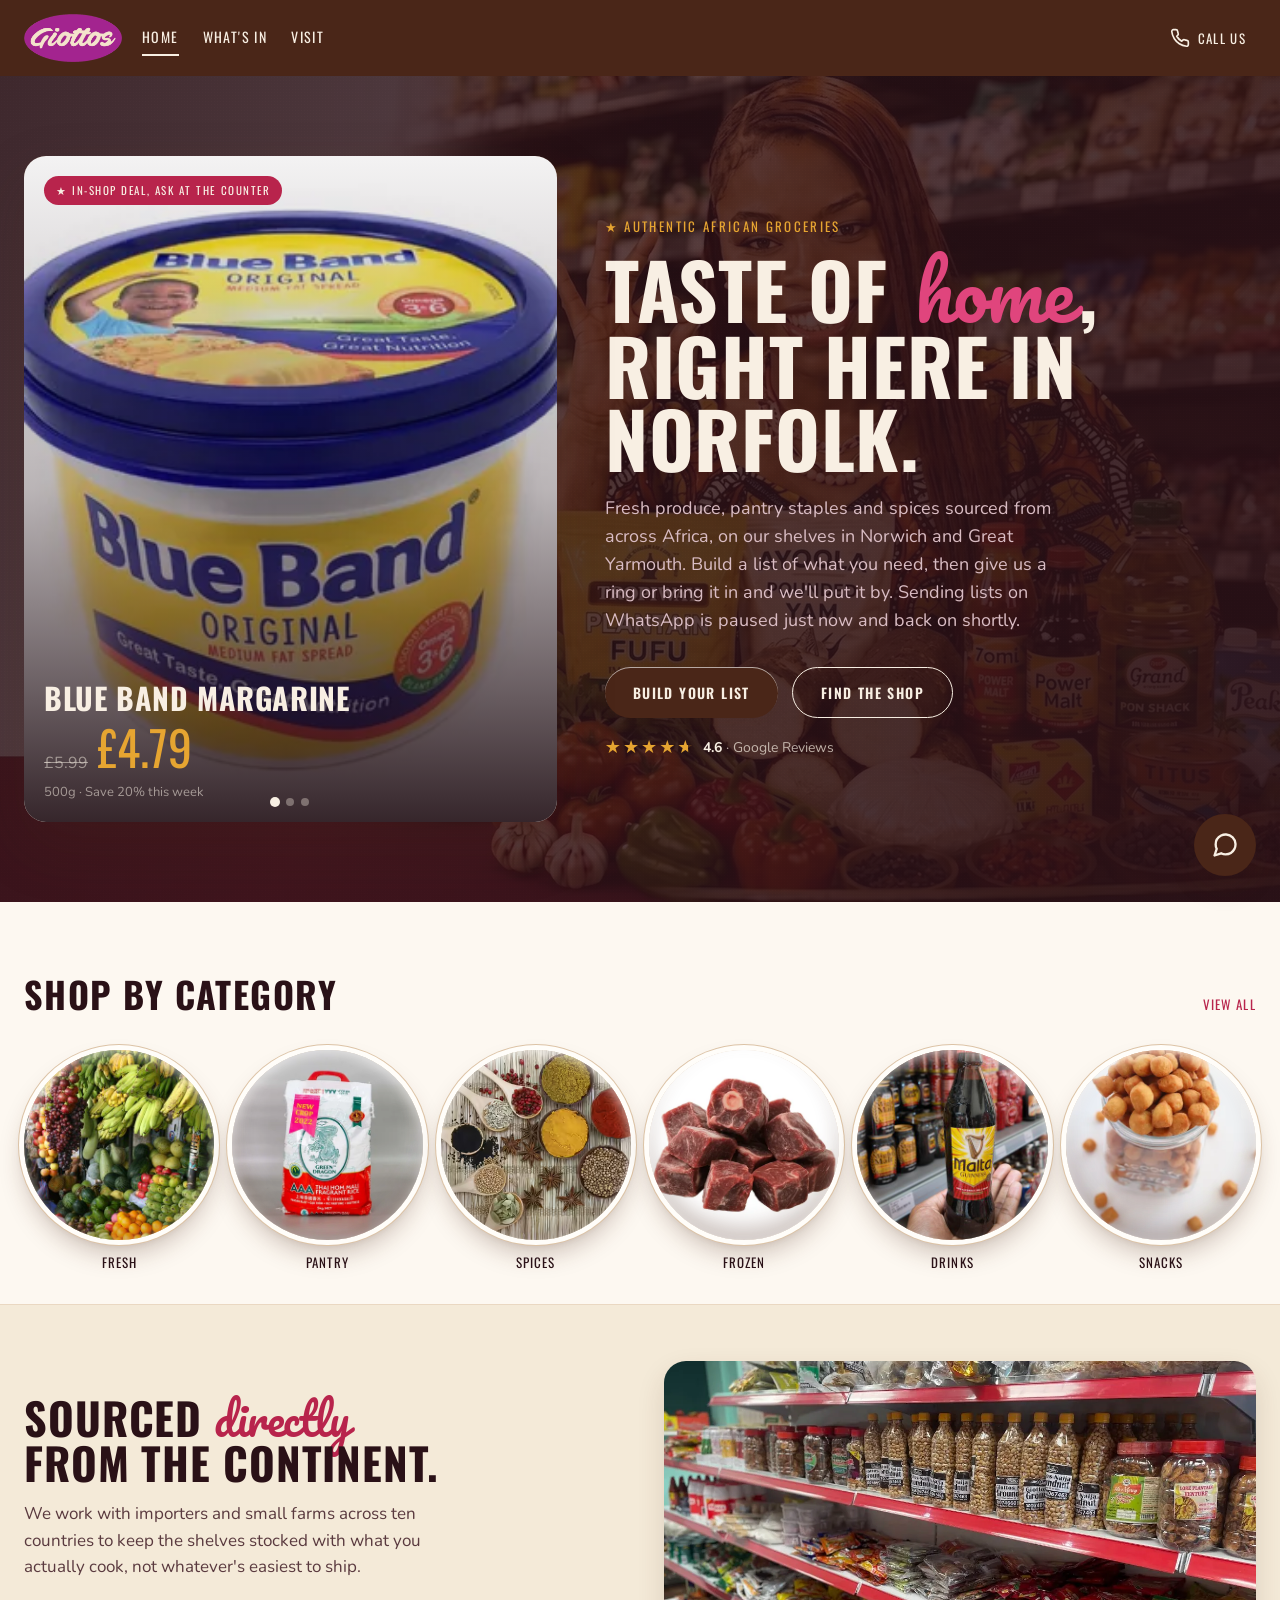
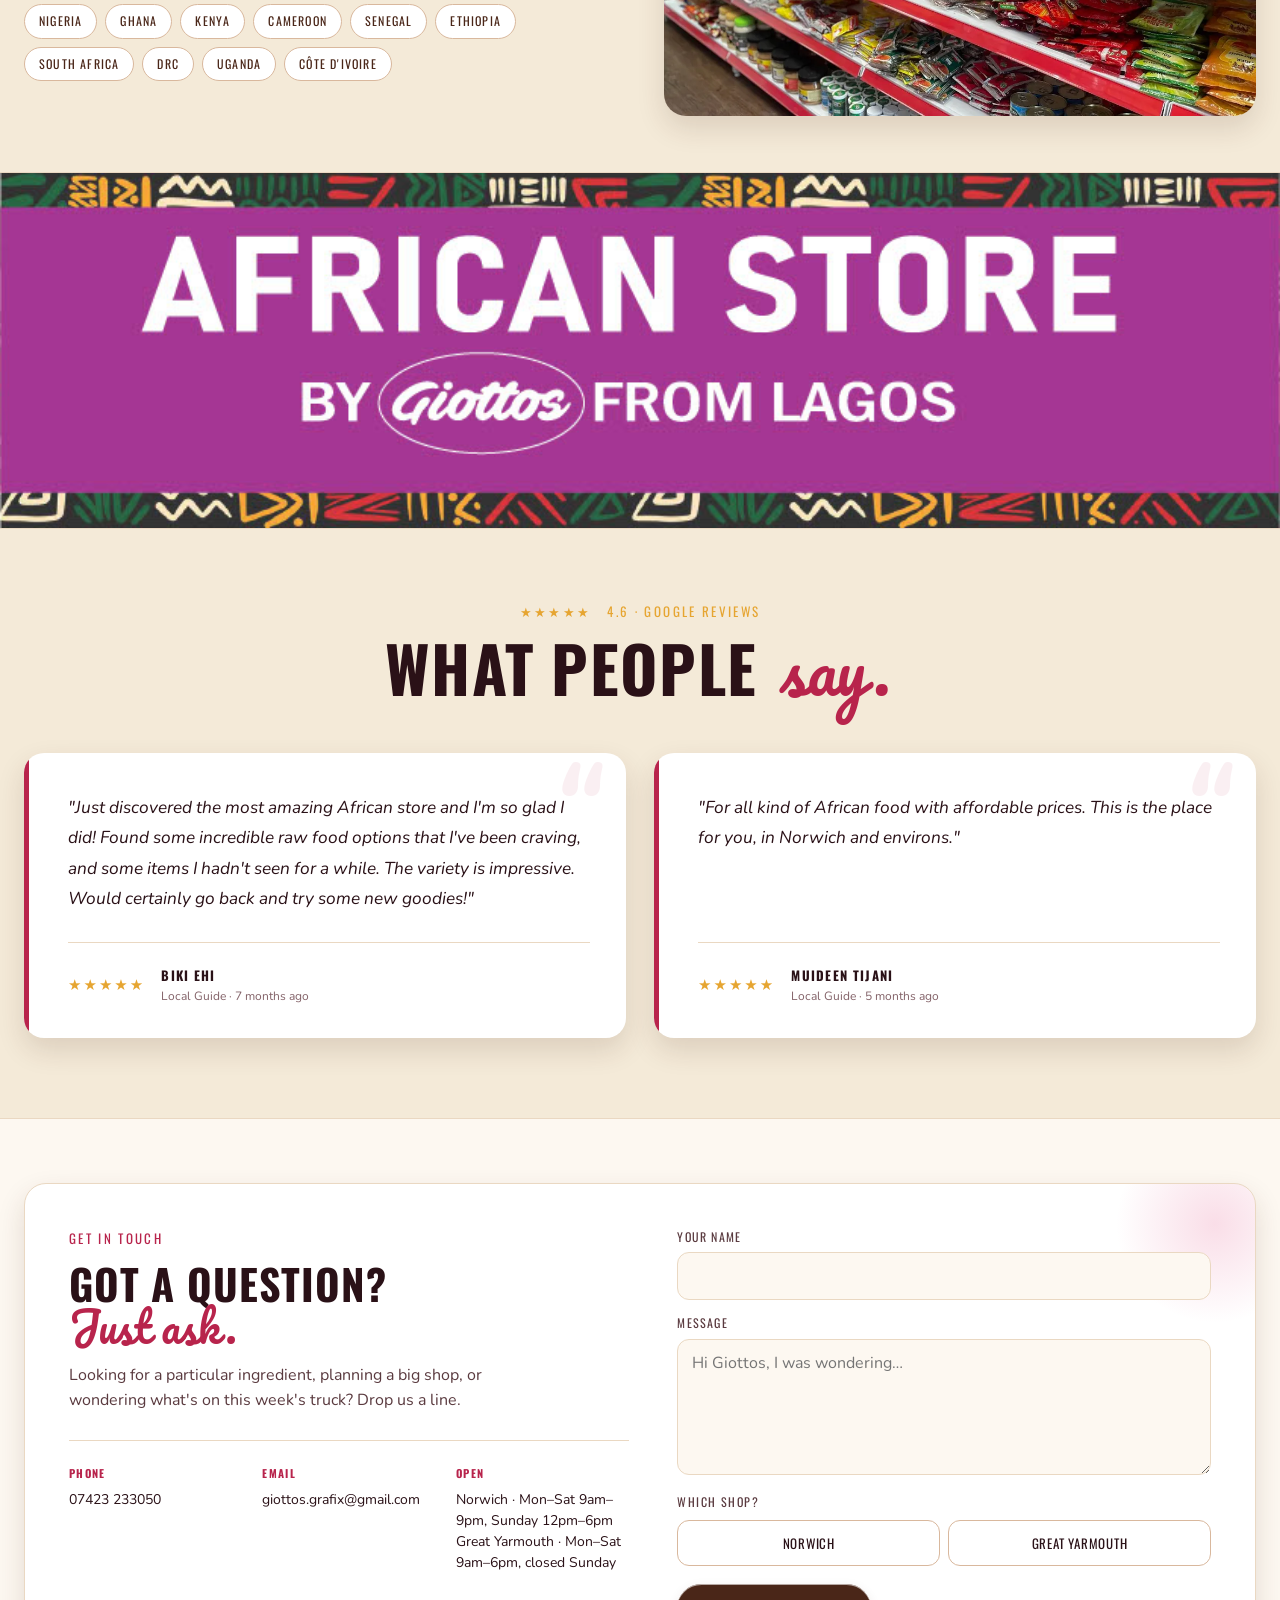
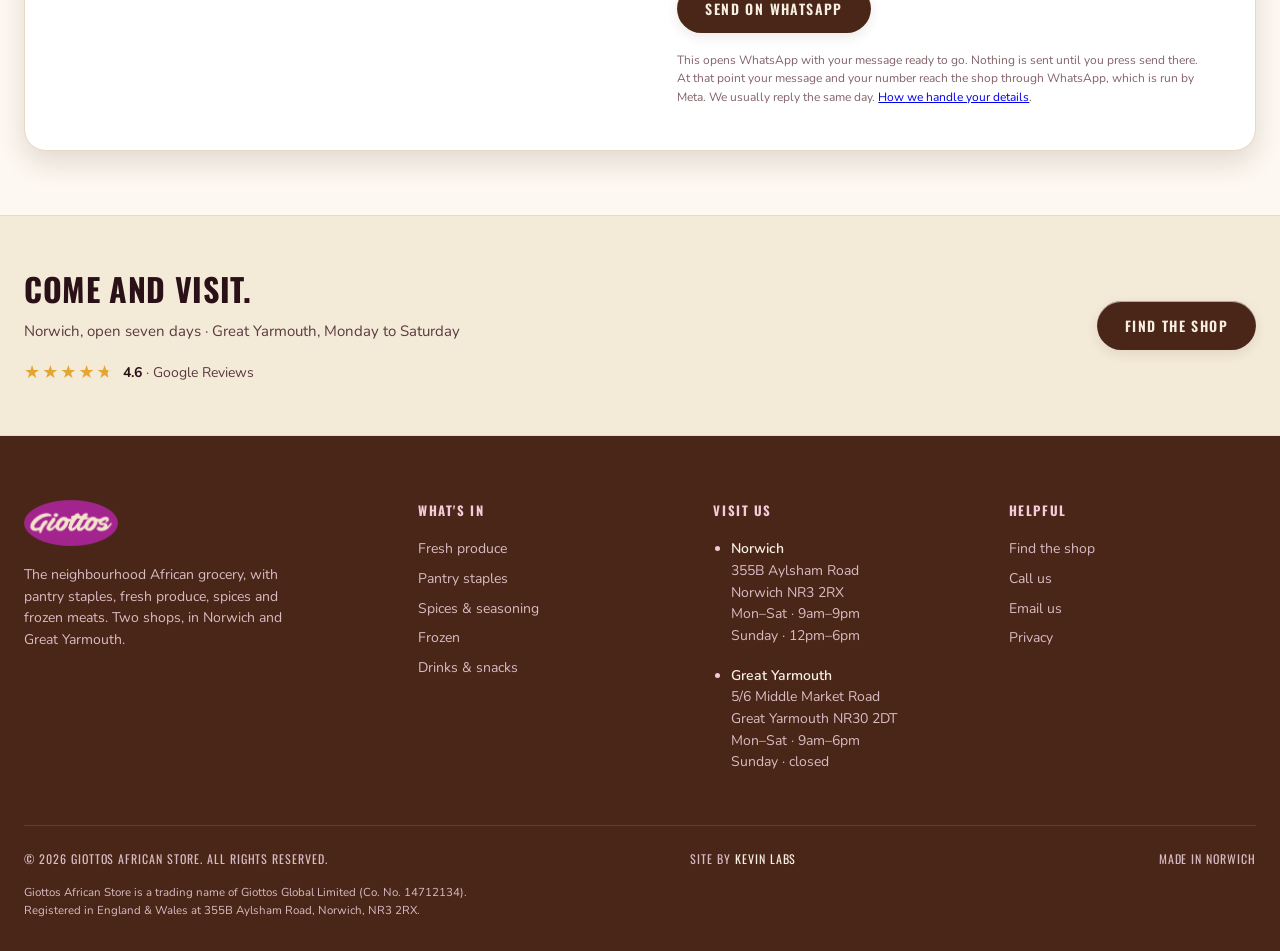
<file: index.html>
<!doctype html>
<html lang="en-GB">
  <head>
    <meta charset="utf-8" />
    <meta name="viewport" content="width=device-width, initial-scale=1" />
    <title>Giottos African Store | Groceries, Spices &amp; Fresh Produce</title>
    <meta
      name="description"
      content="The neighbourhood African grocery. Pantry staples, fresh produce, spices and frozen meats from across the continent. Shops in Norwich and Great Yarmouth."
    />
    <meta name="theme-color" content="#4a2618" />
    <link rel="icon" href="assets/favicon-giottos.png" />
    <link
      rel="canonical"
      href="https://giottosafricanstore.com/"
    />

    <!-- Sharing card. Absolute URLs are required: scrapers do not resolve
         relative paths, and WhatsApp is how a shop link mostly gets passed on. -->
    <meta property="og:type" content="website" />
    <meta property="og:site_name" content="Giottos African Store" />
    <meta property="og:locale" content="en_GB" />
    <meta
      property="og:url"
      content="https://giottosafricanstore.com/"
    />
    <meta property="og:title" content="Giottos African Store" />
    <meta
      property="og:description"
      content="The neighbourhood African grocery. Pantry staples, fresh produce, spices and frozen meats from across the continent. Shops in Norwich and Great Yarmouth."
    />
    <meta
      property="og:image"
      content="https://giottosafricanstore.com/assets/og-hero.jpg"
    />
    <meta property="og:image:width" content="1200" />
    <meta property="og:image:height" content="630" />
    <meta
      property="og:image:alt"
      content="African groceries on the counter at Giottos African Store"
    />
    <meta name="twitter:card" content="summary_large_image" />

    <!-- Local business data for search results. The telephone is deliberately
         absent here and added by app.js at runtime, so the number still never
         appears in the served HTML. No aggregateRating: the 4.6 belongs to
         Google's own reviews, and marking up ratings you did not collect is
         against their structured data guidelines. -->
    <script type="application/ld+json" id="ldBusiness">
      {
        "@context": "https://schema.org",
        "@graph": [
          {
            "@type": "GroceryStore",
            "@id": "https://giottosafricanstore.com/#norwich",
            "name": "Giottos African Store, Norwich",
            "legalName": "Giottos Global Limited",
            "alternateName": ["Giottos", "Giottos Norwich"],
            "description": "African grocery in Norwich selling pantry staples, fresh produce, spices, drinks and snacks sourced from across the continent.",
            "url": "https://giottosafricanstore.com/",
            "image": "https://giottosafricanstore.com/assets/og-hero.jpg",
            "logo": "https://giottosafricanstore.com/assets/logo-giottos.png",
            "address": {
              "@type": "PostalAddress",
              "streetAddress": "355B Aylsham Road",
              "addressLocality": "Norwich",
              "addressRegion": "Norfolk",
              "postalCode": "NR3 2RX",
              "addressCountry": "GB"
            },
            "openingHoursSpecification": [
              {
                "@type": "OpeningHoursSpecification",
                "dayOfWeek": [
                  "Monday",
                  "Tuesday",
                  "Wednesday",
                  "Thursday",
                  "Friday",
                  "Saturday"
                ],
                "opens": "09:00",
                "closes": "21:00"
              },
              {
                "@type": "OpeningHoursSpecification",
                "dayOfWeek": "Sunday",
                "opens": "12:00",
                "closes": "18:00"
              }
            ],
            "priceRange": "££",
            "currenciesAccepted": "GBP",
            "areaServed": "Norwich"
          },
          {
            "@type": "GroceryStore",
            "@id": "https://giottosafricanstore.com/#great-yarmouth",
            "name": "Giottos African Store, Great Yarmouth",
            "legalName": "Giottos Global Limited",
            "alternateName": ["Giottos", "Giottos Great Yarmouth"],
            "description": "African grocery in Great Yarmouth selling pantry staples, fresh produce, spices, drinks and snacks sourced from across the continent.",
            "url": "https://giottosafricanstore.com/visit.html",
            "image": "https://giottosafricanstore.com/assets/og-hero.jpg",
            "logo": "https://giottosafricanstore.com/assets/logo-giottos.png",
            "address": {
              "@type": "PostalAddress",
              "streetAddress": "5/6 Middle Market Road",
              "addressLocality": "Great Yarmouth",
              "addressRegion": "Norfolk",
              "postalCode": "NR30 2DT",
              "addressCountry": "GB"
            },
            "openingHoursSpecification": [
              {
                "@type": "OpeningHoursSpecification",
                "dayOfWeek": [
                  "Monday",
                  "Tuesday",
                  "Wednesday",
                  "Thursday",
                  "Friday",
                  "Saturday"
                ],
                "opens": "09:00",
                "closes": "18:00"
              },
              {
                "@type": "OpeningHoursSpecification",
                "dayOfWeek": "Sunday",
                "opens": "00:00",
                "closes": "00:00"
              }
            ],
            "priceRange": "££",
            "currenciesAccepted": "GBP",
            "areaServed": "Great Yarmouth"
          }
        ]
      }
    </script>

    <!-- Fonts. Requested here rather than @import-ed from styles.css: an
         @import cannot even begin until the stylesheet has been fetched and
         parsed, which holds the text back through two round trips instead of
         one. -->
    <link rel="preconnect" href="https://fonts.googleapis.com" />
    <link rel="preconnect" href="https://fonts.gstatic.com" crossorigin />
    <link
      href="https://fonts.googleapis.com/css2?family=Kaushan+Script&amp;family=Pacifico&amp;family=Oswald:wght@500;600;700&amp;family=Nunito:wght@400;500;600;700;800&amp;family=DM+Mono:wght@400;500&amp;display=swap"
      rel="stylesheet"
    />
    <link rel="stylesheet" href="styles.css?v=21" />
  </head>
  <body>
    <!-- ============ Header ============ -->
    <header class="gh-header">
      <div class="gh-headerInner">
        <a
          href="index.html"
          class="gh-logoPill"
          aria-label="Giottos African Store, home"
        >
          <img
            src="assets/logo-giottos.png"
            alt="Giottos African Store"
            class="gh-logoImg"
            width="762"
            height="373"
          />
        </a>
        <nav class="gh-nav" aria-label="Primary">
          <a href="index.html" class="gh-navLink is-active">Home</a>
          <a href="shop.html" class="gh-navLink">What's in</a>
          <a href="visit.html" class="gh-navLink">Visit</a>
        </nav>
        <a
          class="gh-iconBtn"
          data-tel
          title="Call us"
          aria-label="Call us"
        >
          <svg
            width="20"
            height="20"
            viewBox="0 0 24 24"
            fill="none"
            stroke="currentColor"
            stroke-width="2"
            stroke-linecap="round"
            stroke-linejoin="round"
            aria-hidden="true"
          >
            <path
              d="M22 16.92v3a2 2 0 0 1-2.18 2 19.79 19.79 0 0 1-8.63-3.07 19.5 19.5 0 0 1-6-6 19.79 19.79 0 0 1-3.07-8.67A2 2 0 0 1 4.11 2h3a2 2 0 0 1 2 1.72 12.84 12.84 0 0 0 .7 2.81 2 2 0 0 1-.45 2.11L8.09 9.91a16 16 0 0 0 6 6l1.27-1.27a2 2 0 0 1 2.11-.45 12.84 12.84 0 0 0 2.81.7A2 2 0 0 1 22 16.92z"
            />
          </svg>
          <span>Call us</span>
        </a>
        <button
          class="gh-burger"
          id="burger"
          type="button"
          aria-label="Open menu"
          aria-expanded="false"
          aria-controls="mobileMenu"
        >
          <svg
            class="gh-burgerOpen"
            viewBox="0 0 24 24"
            fill="none"
            stroke="currentColor"
            stroke-width="2"
            stroke-linecap="round"
            aria-hidden="true"
          >
            <line x1="3" y1="6" x2="21" y2="6" />
            <line x1="3" y1="12" x2="21" y2="12" />
            <line x1="3" y1="18" x2="21" y2="18" />
          </svg>
          <svg
            class="gh-burgerClose"
            viewBox="0 0 24 24"
            fill="none"
            stroke="currentColor"
            stroke-width="2"
            stroke-linecap="round"
            aria-hidden="true"
          >
            <line x1="18" y1="6" x2="6" y2="18" />
            <line x1="6" y1="6" x2="18" y2="18" />
          </svg>
        </button>
      </div>
    </header>

    <!-- ============ Mobile menu ============ -->
    <div class="gh-mobileMenu" id="mobileMenu">
      <div class="gh-mobileMenuInner">
        <a href="index.html" class="gh-mobileMenuLink is-active">Home</a>
        <a href="shop.html" class="gh-mobileMenuLink">What's in</a>
        <a href="visit.html" class="gh-mobileMenuLink">Visit</a>
        <a class="gh-mobileMenuCall" data-tel aria-label="Call us">
          <svg
            viewBox="0 0 24 24"
            fill="none"
            stroke="currentColor"
            stroke-width="2"
            stroke-linecap="round"
            stroke-linejoin="round"
            aria-hidden="true"
          >
            <path
              d="M22 16.92v3a2 2 0 0 1-2.18 2 19.79 19.79 0 0 1-8.63-3.07 19.5 19.5 0 0 1-6-6 19.79 19.79 0 0 1-3.07-8.67A2 2 0 0 1 4.11 2h3a2 2 0 0 1 2 1.72 12.84 12.84 0 0 0 .7 2.81 2 2 0 0 1-.45 2.11L8.09 9.91a16 16 0 0 0 6 6l1.27-1.27a2 2 0 0 1 2.11-.45 12.84 12.84 0 0 0 2.81.7A2 2 0 0 1 22 16.92z"
            />
          </svg>
          <span>Call us</span>
        </a>
      </div>
    </div>

    <!-- ============ Hero ============ -->
    <section class="gh-hero">
      <div class="gh-heroBg"></div>
      <div class="gh-heroInner">
        <div class="gh-heroText">
          <div class="gh-heroKicker">★ Authentic African groceries</div>
          <h1 class="gh-heroTitle">
            Taste of <em>home</em>, <br />right here in Norfolk.
          </h1>
          <p class="gh-heroSub">
            Fresh produce, pantry staples and spices sourced from across Africa,
            on our shelves in Norwich and Great Yarmouth. Build a list of what
            you need, then give us a ring or bring it in and we'll put it by.
            Sending lists on WhatsApp is paused just now and back on shortly.
          </p>
          <div class="gh-heroCtas">
            <a class="gh-btn gh-btnPrimary" href="shop.html"
              >Build your list</a
            >
            <a class="gh-btn gh-btnSecondary" href="visit.html"
              >Find the shop</a
            >
          </div>
          <div
            class="gh-stars"
            aria-label="Rated 4.6 out of 5 on Google Reviews"
          >
            <span class="gh-starsIcons" aria-hidden="true">★★★★★</span>
            <span class="gh-starsLabel"
              ><strong>4.6</strong> · Google Reviews</span
            >
          </div>
        </div>
        <div
          class="gh-dealSlider"
          id="dealSlider"
          aria-label="In-shop deals"
        >
          <div
            class="gh-dealDots"
            id="dealDots"
            aria-label="Deals navigation"
          ></div>
        </div>
      </div>
    </section>

    <!-- ============ Category strip ============ -->
    <section class="gh-catSection">
      <div class="gh-sectionHead">
        <h2 class="gh-sectionTitle">Shop by category</h2>
        <a href="shop.html" class="gh-sectionLink">View all</a>
      </div>
      <div class="gh-catGrid" id="catGrid"></div>
    </section>

    <!-- ============ Origin banner ============ -->
    <section class="gh-origin">
      <div class="gh-originInner">
        <div>
          <h2 class="gh-originTitle">
            Sourced <em>directly</em><br />from the continent.
          </h2>
          <p class="gh-originSub">
            We work with importers and small farms across ten countries to keep
            the shelves stocked with what you actually cook, not whatever's
            easiest to ship.
          </p>
          <div class="gh-countryList" id="countryList"></div>
        </div>
        <div
          class="gh-originImage"
          role="img"
          aria-label="Inside Giottos African Store, shelves of pantry staples and snacks"
        ></div>
      </div>
    </section>

    <!-- ============ Shopfront banner (option A: full-bleed band) ============ -->
    <section class="gh-bannerBand">
      <div class="gh-bannerBandInner">
        <img
          src="assets/banner-african-store.png"
          alt="African Store by Giottos, from Lagos"
          class="gh-bannerImg"
          width="845"
          height="234"
          loading="lazy"
        />
      </div>
    </section>

    <!-- ============ Reviews ============ -->
    <section class="gh-reviews">
      <div class="gh-reviewsInner">
        <div class="gh-reviewsHeader">
          <div class="gh-reviewsKicker">
            <span aria-hidden="true">★★★★★</span> &nbsp; 4.6 · Google Reviews
          </div>
          <h2 class="gh-reviewsTitle">What people <em>say.</em></h2>
        </div>
        <div class="gh-reviewsGrid">
          <article class="gh-reviewCard">
            <blockquote class="gh-reviewBody">
              "Just discovered the most amazing African store and I'm so glad I
              did! Found some incredible raw food options that I've been
              craving, and some items I hadn't seen for a while. The variety is
              impressive. Would certainly go back and try some new goodies!"
            </blockquote>
            <footer class="gh-reviewMeta">
              <div class="gh-reviewStars" aria-label="5 stars">★★★★★</div>
              <div>
                <strong>Biki Ehi</strong>
                <span>Local Guide · 7 months ago</span>
              </div>
            </footer>
          </article>

          <article class="gh-reviewCard">
            <blockquote class="gh-reviewBody">
              "For all kind of African food with affordable prices. This is the
              place for you, in Norwich and environs."
            </blockquote>
            <footer class="gh-reviewMeta">
              <div class="gh-reviewStars" aria-label="5 stars">★★★★★</div>
              <div>
                <strong>Muideen Tijani</strong>
                <span>Local Guide · 5 months ago</span>
              </div>
            </footer>
          </article>
        </div>
      </div>
    </section>

    <!-- ============ Contact card ============ -->
    <section class="gh-contact" id="contact">
      <div class="gh-contactInner">
        <div class="gh-contactCard">
          <div class="gh-contactLeft">
            <div class="gh-contactKicker">Get in touch</div>
            <h2 class="gh-contactTitle">
              Got a question?<br /><em>Just ask.</em>
            </h2>
            <p class="gh-contactSub">
              Looking for a particular ingredient, planning a big shop, or
              wondering what's on this week's truck? Drop us a line.
            </p>
            <div class="gh-contactMeta">
              <div>
                <h4>Phone</h4>
                <p><a data-tel data-phone>the shop number</a></p>
              </div>
              <div>
                <h4>Email</h4>
                <p>
                  <a data-mail data-email>our email address</a>
                </p>
              </div>
              <div>
                <h4>Open</h4>
                <p>
                  Norwich · Mon–Sat 9am–9pm, Sunday 12pm–6pm<br />Great Yarmouth ·
                  Mon–Sat 9am–6pm, closed Sunday
                </p>
              </div>
            </div>
          </div>
          <form class="gh-contactForm" id="contactForm" novalidate>
            <label class="gh-fieldLabel">
              <span>Your name</span>
              <input
                type="text"
                name="name"
                id="cfName"
                required
                maxlength="80"
                autocomplete="name"
              />
            </label>
            <label class="gh-fieldLabel">
              <span>Message</span>
              <textarea
                name="message"
                id="cfMessage"
                rows="5"
                required
                maxlength="1200"
                placeholder="Hi Giottos, I was wondering…"
              ></textarea>
            </label>
            <div id="cfStore"></div>
            <button type="submit" class="gh-btn gh-btnPrimary">
              Send on WhatsApp
            </button>
            <p class="gh-formNote">
              This opens WhatsApp with your message ready to go. Nothing is
              sent until you press send there. At that point your message and
              your number reach the shop through WhatsApp, which is run by Meta.
              We usually reply the same day.
              <a href="privacy.html">How we handle your details</a>.
            </p>
            <p class="gh-formNote" id="cfFallback" hidden></p>
          </form>
        </div>
      </div>
    </section>

    <!-- ============ Visit teaser ============ -->
    <section class="gh-visitTeaser">
      <div class="gh-visitTeaserInner">
        <div>
          <h2 class="gh-visitTeaserTitle">Come and visit.</h2>
          <p class="gh-visitTeaserSub">
            Norwich, open seven days · Great Yarmouth, Monday to Saturday
          </p>
          <div
            class="gh-stars"
            aria-label="Rated 4.6 out of 5 on Google Reviews"
          >
            <span class="gh-starsIcons" aria-hidden="true">★★★★★</span>
            <span class="gh-starsLabel"
              ><strong>4.6</strong> · Google Reviews</span
            >
          </div>
        </div>
        <a href="visit.html" class="gh-btn gh-btnPrimary">Find the shop</a>
      </div>
    </section>

    <!-- ============ Footer ============ -->
    <footer class="gh-footer">
      <div class="gh-footerInner">
        <div class="gh-footerCols">
          <div class="gh-footerCol">
            <div class="gh-footerWordmark">
              <img
                src="assets/logo-giottos.png"
                alt="Giottos African Store"
                class="gh-footerLogoImg"
                width="762"
                height="373"
              />
            </div>
            <p class="gh-footerBlurb">
              The neighbourhood African grocery, with pantry staples, fresh
              produce, spices and frozen meats. Two shops, in Norwich and Great
              Yarmouth.
            </p>
          </div>
          <div class="gh-footerCol">
            <h4>What's in</h4>
            <a href="shop.html?cat=Fresh">Fresh produce</a>
            <a href="shop.html?cat=Pantry">Pantry staples</a>
            <a href="shop.html?cat=Spices">Spices &amp; seasoning</a>
            <a href="shop.html?cat=Frozen">Frozen</a>
            <a href="shop.html?cat=Drinks">Drinks &amp; snacks</a>
          </div>
          <div class="gh-footerCol">
            <h4>Visit us</h4>
            <ul class="gh-footerShops">
              <li>
                <strong>Norwich</strong><br />355B Aylsham Road<br />Norwich NR3
                2RX<br />Mon–Sat · 9am–9pm<br />Sunday · 12pm–6pm
              </li>
              <li>
                <strong>Great Yarmouth</strong><br />5/6 Middle Market
                Road<br />Great Yarmouth NR30 2DT<br />Mon–Sat · 9am–6pm<br />Sunday
                · closed
              </li>
            </ul>
          </div>
          <div class="gh-footerCol">
            <h4>Helpful</h4>
            <a href="visit.html">Find the shop</a>
            <a data-tel>Call us</a>
            <a data-mail>Email us</a>
            <a href="privacy.html">Privacy</a>
          </div>
        </div>
        <div class="gh-footerBase">
          <span>© <span id="year"></span> Giottos African Store. All rights reserved.</span>
          <span class="gh-credit"
            >Site by
            <a href="https://kevwebdesign.com" target="_blank" rel="noopener"
              >Kevin Labs</a
            ></span
          >
          <span>Made in Norwich</span>
        </div>
        <p class="gh-footerLegal">
          Giottos African Store is a trading name of Giottos Global Limited (Co.
          No. 14712134). Registered in England &amp; Wales at 355B Aylsham Road,
          Norwich, NR3 2RX.
        </p>
      </div>
    </footer>

    <!-- ============ Floating contact button ============ -->
    <div class="gh-fab" id="fab">
      <div class="gh-fabActions">
        <a
          class="gh-fabAction gh-fabAction--wa"
          data-wa
          target="_blank"
          rel="noopener"
          aria-label="Message us on WhatsApp"
        >
          <span class="gh-fabLabel">WhatsApp</span>
          <span class="gh-fabIcon"
            ><svg viewBox="0 0 24 24" fill="currentColor" aria-hidden="true">
              <path
                d="M17.47 14.38c-.3-.15-1.76-.87-2.03-.97-.27-.1-.47-.15-.67.15-.2.3-.77.97-.94 1.16-.17.2-.35.22-.64.08-.3-.15-1.26-.47-2.39-1.48-.88-.79-1.48-1.76-1.65-2.06-.17-.3-.02-.46.13-.6.13-.14.3-.35.45-.52.15-.18.2-.3.3-.5.1-.2.05-.37-.02-.52-.08-.15-.67-1.61-.92-2.21-.24-.58-.49-.5-.67-.51l-.57-.01c-.2 0-.52.07-.79.37-.27.3-1.04 1.02-1.04 2.48 0 1.46 1.07 2.88 1.21 3.07.15.2 2.1 3.2 5.08 4.49.71.3 1.26.49 1.69.62.71.23 1.36.2 1.87.12.57-.09 1.76-.72 2.01-1.41.25-.7.25-1.29.17-1.41-.07-.12-.27-.2-.57-.35M12.05 21.78h-.01a9.87 9.87 0 0 1-5.03-1.38l-.36-.21-3.74.98 1-3.65-.24-.37a9.86 9.86 0 0 1-1.51-5.26c0-5.45 4.44-9.88 9.89-9.88 2.64 0 5.12 1.03 6.99 2.9a9.83 9.83 0 0 1 2.89 6.99c0 5.45-4.43 9.88-9.88 9.88m8.41-18.3A11.81 11.81 0 0 0 12.05.18C5.5.18.16 5.51.16 12.07c0 2.1.55 4.14 1.59 5.95L.06 24l6.3-1.65a11.88 11.88 0 0 0 5.69 1.45h.01c6.55 0 11.89-5.34 11.89-11.89 0-3.18-1.24-6.17-3.49-8.42"
              /></svg
          ></span>
        </a>
        <a
          class="gh-fabAction gh-fabAction--call"
          data-tel
          aria-label="Call us"
        >
          <span class="gh-fabLabel">Call us</span>
          <span class="gh-fabIcon"
            ><svg
              viewBox="0 0 24 24"
              fill="none"
              stroke="currentColor"
              stroke-width="2"
              stroke-linecap="round"
              stroke-linejoin="round"
              aria-hidden="true"
            >
              <path
                d="M22 16.92v3a2 2 0 0 1-2.18 2 19.79 19.79 0 0 1-8.63-3.07 19.5 19.5 0 0 1-6-6 19.79 19.79 0 0 1-3.07-8.67A2 2 0 0 1 4.11 2h3a2 2 0 0 1 2 1.72 12.84 12.84 0 0 0 .7 2.81 2 2 0 0 1-.45 2.11L8.09 9.91a16 16 0 0 0 6 6l1.27-1.27a2 2 0 0 1 2.11-.45 12.84 12.84 0 0 0 2.81.7A2 2 0 0 1 22 16.92z"
              /></svg
          ></span>
        </a>
      </div>
      <button
        class="gh-fabToggle"
        id="fabToggle"
        type="button"
        aria-expanded="false"
        aria-label="Contact us"
      >
        <svg
          class="gh-fabToggleChat"
          viewBox="0 0 24 24"
          fill="none"
          stroke="currentColor"
          stroke-width="2"
          stroke-linecap="round"
          stroke-linejoin="round"
          aria-hidden="true"
        >
          <path
            d="M21 11.5a8.38 8.38 0 0 1-.9 3.8 8.5 8.5 0 0 1-7.6 4.7 8.38 8.38 0 0 1-3.8-.9L3 21l1.9-5.7a8.38 8.38 0 0 1-.9-3.8 8.5 8.5 0 0 1 4.7-7.6 8.38 8.38 0 0 1 3.8-.9h.5a8.48 8.48 0 0 1 8 8z"
          />
        </svg>
        <svg
          class="gh-fabToggleClose"
          viewBox="0 0 24 24"
          fill="none"
          stroke="currentColor"
          stroke-width="2"
          stroke-linecap="round"
          stroke-linejoin="round"
          aria-hidden="true"
        >
          <line x1="18" y1="6" x2="6" y2="18" />
          <line x1="6" y1="6" x2="18" y2="18" />
        </svg>
      </button>
    </div>

    <script src="products.js?v=1al8rwg"></script>
    <script src="app.js?v=15"></script>
  </body>
</html>
</file>
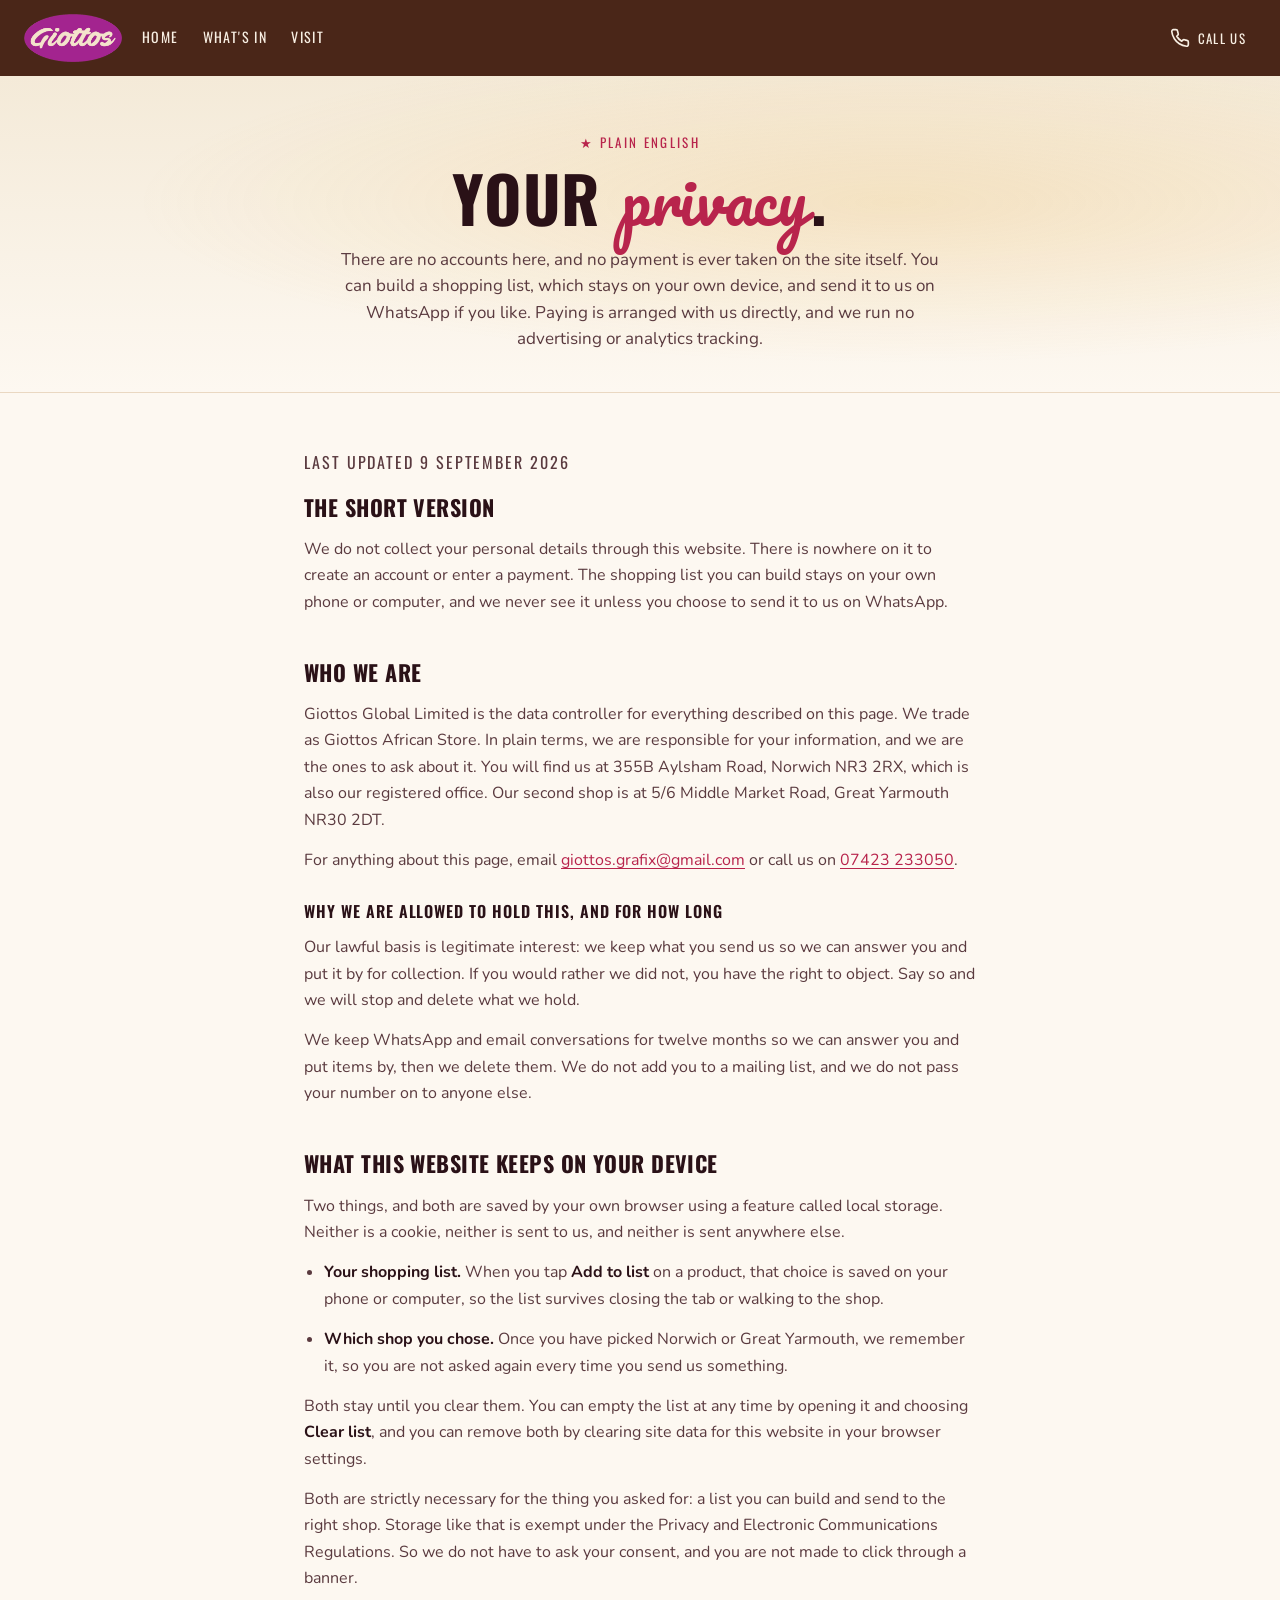
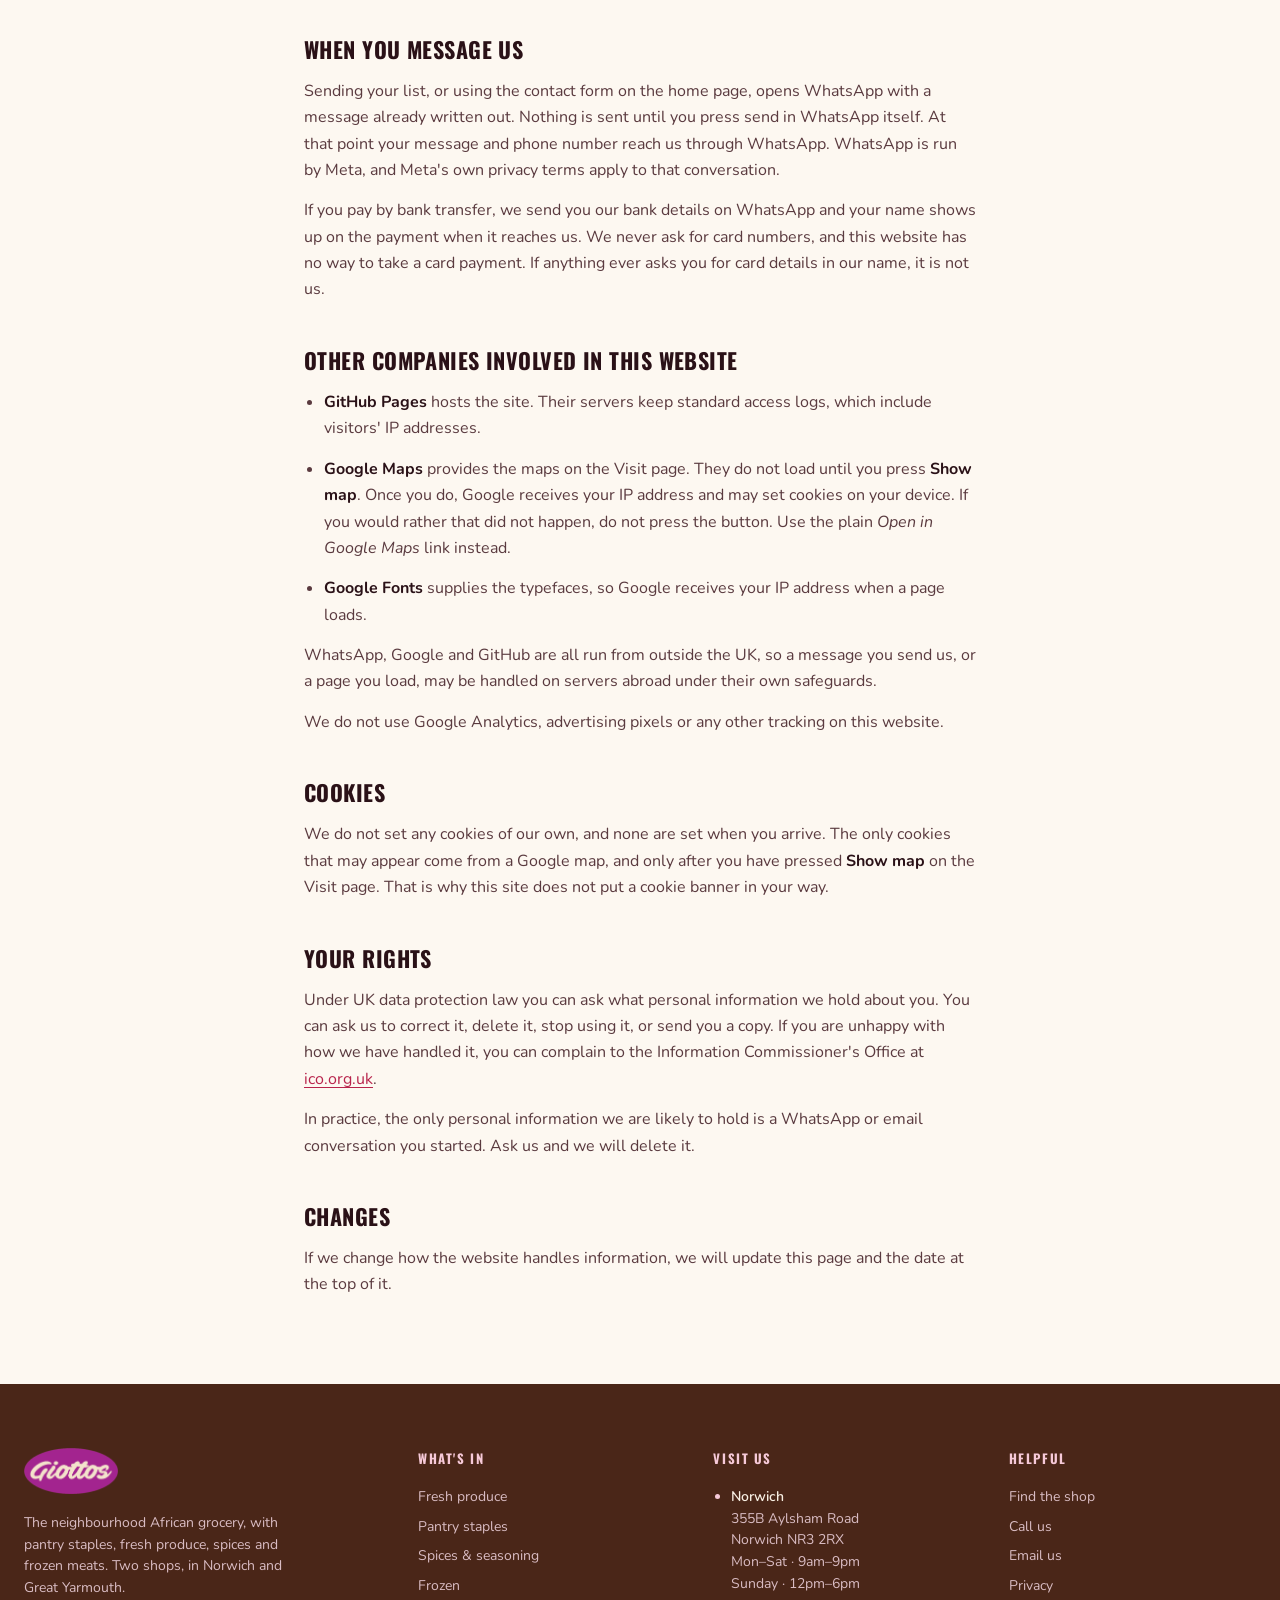
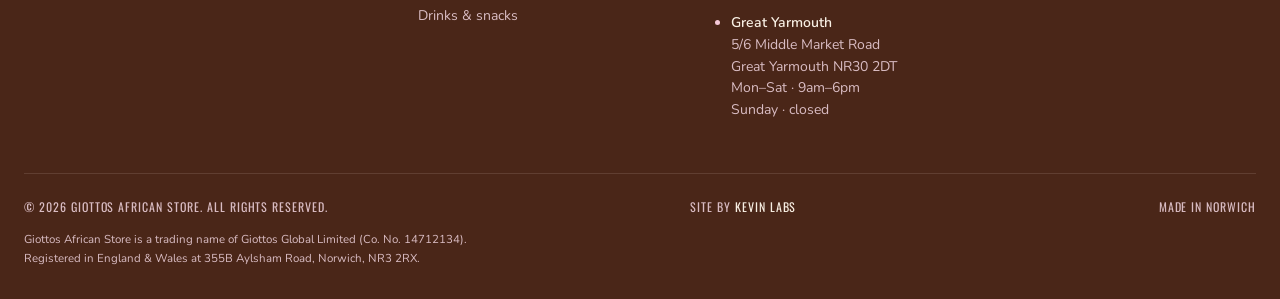
<file: privacy.html>
<!doctype html>
<html lang="en-GB">
  <head>
    <meta charset="utf-8" />
    <meta name="viewport" content="width=device-width, initial-scale=1" />
    <title>Privacy | Giottos African Store</title>
    <meta
      name="description"
      content="How Giottos African Store handles your information, what the website stores on your device, and who else receives data when you use it."
    />
    <meta name="theme-color" content="#4a2618" />
    <link rel="icon" href="assets/favicon-giottos.png" />
    <link
      rel="canonical"
      href="https://giottosafricanstore.com/privacy.html"
    />

    <meta property="og:type" content="website" />
    <meta property="og:site_name" content="Giottos African Store" />
    <meta property="og:locale" content="en_GB" />
    <meta
      property="og:url"
      content="https://giottosafricanstore.com/privacy.html"
    />
    <meta
      property="og:title"
      content="Privacy | Giottos African Store"
    />
    <meta
      property="og:description"
      content="How Giottos African Store handles your information, what the website stores on your device, and who else receives data when you use it."
    />
    <meta
      property="og:image"
      content="https://giottosafricanstore.com/assets/og-hero.jpg"
    />
    <meta property="og:image:width" content="1200" />
    <meta property="og:image:height" content="630" />
    <meta
      property="og:image:alt"
      content="African groceries on the counter at Giottos African Store"
    />
    <meta name="twitter:card" content="summary_large_image" />

    <!-- Fonts. Requested here rather than @import-ed from styles.css: an
         @import cannot even begin until the stylesheet has been fetched and
         parsed, which holds the text back through two round trips instead of
         one. -->
    <link rel="preconnect" href="https://fonts.googleapis.com" />
    <link rel="preconnect" href="https://fonts.gstatic.com" crossorigin />
    <link
      href="https://fonts.googleapis.com/css2?family=Kaushan+Script&amp;family=Pacifico&amp;family=Oswald:wght@500;600;700&amp;family=Nunito:wght@400;500;600;700;800&amp;family=DM+Mono:wght@400;500&amp;display=swap"
      rel="stylesheet"
    />
    <link rel="stylesheet" href="styles.css?v=21" />
  </head>
  <body>
    <!-- ============ Header ============ -->
    <header class="gh-header">
      <div class="gh-headerInner">
        <a
          href="index.html"
          class="gh-logoPill"
          aria-label="Giottos African Store, home"
        >
          <img
            src="assets/logo-giottos.png"
            alt="Giottos African Store"
            class="gh-logoImg"
            width="762"
            height="373"
          />
        </a>
        <nav class="gh-nav" aria-label="Primary">
          <a href="index.html" class="gh-navLink">Home</a>
          <a href="shop.html" class="gh-navLink">What's in</a>
          <a href="visit.html" class="gh-navLink">Visit</a>
        </nav>
        <a
          class="gh-iconBtn"
          data-tel
          title="Call us"
          aria-label="Call us"
        >
          <svg
            width="20"
            height="20"
            viewBox="0 0 24 24"
            fill="none"
            stroke="currentColor"
            stroke-width="2"
            stroke-linecap="round"
            stroke-linejoin="round"
            aria-hidden="true"
          >
            <path
              d="M22 16.92v3a2 2 0 0 1-2.18 2 19.79 19.79 0 0 1-8.63-3.07 19.5 19.5 0 0 1-6-6 19.79 19.79 0 0 1-3.07-8.67A2 2 0 0 1 4.11 2h3a2 2 0 0 1 2 1.72 12.84 12.84 0 0 0 .7 2.81 2 2 0 0 1-.45 2.11L8.09 9.91a16 16 0 0 0 6 6l1.27-1.27a2 2 0 0 1 2.11-.45 12.84 12.84 0 0 0 2.81.7A2 2 0 0 1 22 16.92z"
            />
          </svg>
          <span>Call us</span>
        </a>
        <button
          class="gh-burger"
          id="burger"
          type="button"
          aria-label="Open menu"
          aria-expanded="false"
          aria-controls="mobileMenu"
        >
          <svg
            class="gh-burgerOpen"
            viewBox="0 0 24 24"
            fill="none"
            stroke="currentColor"
            stroke-width="2"
            stroke-linecap="round"
            aria-hidden="true"
          >
            <line x1="3" y1="6" x2="21" y2="6" />
            <line x1="3" y1="12" x2="21" y2="12" />
            <line x1="3" y1="18" x2="21" y2="18" />
          </svg>
          <svg
            class="gh-burgerClose"
            viewBox="0 0 24 24"
            fill="none"
            stroke="currentColor"
            stroke-width="2"
            stroke-linecap="round"
            aria-hidden="true"
          >
            <line x1="18" y1="6" x2="6" y2="18" />
            <line x1="6" y1="6" x2="18" y2="18" />
          </svg>
        </button>
      </div>
    </header>

    <!-- ============ Mobile menu ============ -->
    <div class="gh-mobileMenu" id="mobileMenu">
      <div class="gh-mobileMenuInner">
        <a href="index.html" class="gh-mobileMenuLink">Home</a>
        <a href="shop.html" class="gh-mobileMenuLink">What's in</a>
        <a href="visit.html" class="gh-mobileMenuLink">Visit</a>
        <a class="gh-mobileMenuCall" data-tel aria-label="Call us">
          <svg
            viewBox="0 0 24 24"
            fill="none"
            stroke="currentColor"
            stroke-width="2"
            stroke-linecap="round"
            stroke-linejoin="round"
            aria-hidden="true"
          >
            <path
              d="M22 16.92v3a2 2 0 0 1-2.18 2 19.79 19.79 0 0 1-8.63-3.07 19.5 19.5 0 0 1-6-6 19.79 19.79 0 0 1-3.07-8.67A2 2 0 0 1 4.11 2h3a2 2 0 0 1 2 1.72 12.84 12.84 0 0 0 .7 2.81 2 2 0 0 1-.45 2.11L8.09 9.91a16 16 0 0 0 6 6l1.27-1.27a2 2 0 0 1 2.11-.45 12.84 12.84 0 0 0 2.81.7A2 2 0 0 1 22 16.92z"
            />
          </svg>
          <span>Call us</span>
        </a>
      </div>
    </div>

    <!-- ============ Page hero ============ -->
    <section class="gh-pageHero">
      <div class="gh-pageHeroInner">
        <div class="gh-pageHeroKicker">★ Plain English</div>
        <h1 class="gh-pageHeroTitle">Your <em>privacy</em>.</h1>
        <p class="gh-pageHeroSub">
          There are no accounts here, and no payment is ever taken on the site
          itself. You can build a shopping list, which stays on your own device,
          and send it to us on WhatsApp if you like. Paying is arranged with us
          directly, and we run no advertising or analytics tracking.
        </p>
      </div>
    </section>

    <!-- ============ Policy ============ -->
    <section class="gh-legal">
      <div class="gh-legalInner">
        <p class="gh-legalUpdated">Last updated 9 September 2026</p>

        <h2>The short version</h2>
        <p>
          We do not collect your personal details through this website. There is
          nowhere on it to create an account or enter a payment. The shopping
          list you can build stays on your own phone or computer, and we never
          see it unless you choose to send it to us on WhatsApp.
        </p>

        <h2>Who we are</h2>
        <p>
          Giottos Global Limited is the data controller for everything
          described on this page. We trade as Giottos African Store. In plain
          terms, we are responsible for your information, and we are the ones to
          ask about it. You will find us at 355B Aylsham Road, Norwich NR3 2RX,
          which is also our registered office. Our second shop is at 5/6 Middle
          Market Road, Great Yarmouth NR30 2DT.
        </p>
        <p>
          For anything about this page, email
          <a data-mail data-email>our email address</a> or call
          us on <a data-tel data-phone>the shop number</a>.
        </p>

        <h3>Why we are allowed to hold this, and for how long</h3>
        <p>
          Our lawful basis is legitimate interest: we keep what you send us so
          we can answer you and put it by for collection. If you would
          rather we did not, you have the right to object. Say so and we will
          stop and delete what we hold.
        </p>
        <p>
          We keep WhatsApp and email conversations for twelve months so we can
          answer you and put items by, then we delete them. We do not add you to
          a mailing list, and we do not pass your number on to anyone else.
        </p>

        <h2>What this website keeps on your device</h2>
        <p>
          Two things, and both are saved by your own browser using a feature
          called local storage. Neither is a cookie, neither is sent to us, and
          neither is sent anywhere else.
        </p>
        <ul>
          <li>
            <strong>Your shopping list.</strong> When you tap
            <strong>Add to list</strong> on a product, that choice is saved on
            your phone or computer, so the list survives closing the tab or
            walking to the shop.
          </li>
          <li>
            <strong>Which shop you chose.</strong> Once you have picked Norwich
            or Great Yarmouth, we remember it, so you are not asked again every
            time you send us something.
          </li>
        </ul>
        <p>
          Both stay until you clear them. You can empty the list at any time by
          opening it and choosing <strong>Clear list</strong>, and you can
          remove both by clearing site data for this website in your browser
          settings.
        </p>
        <p>
          Both are strictly necessary for the thing you asked for: a list you
          can build and send to the right shop. Storage like that is exempt
          under the Privacy and Electronic Communications Regulations. So we do
          not have to ask your consent, and you are not made to click through a
          banner.
        </p>

        <h2>When you message us</h2>
        <p>
          Sending your list, or using the contact form on the home page, opens
          WhatsApp with a message already written out. Nothing is sent until you
          press send in WhatsApp itself. At that point your message and phone
          number reach us through WhatsApp. WhatsApp is run by Meta, and Meta's
          own privacy terms apply to that conversation.
        </p>
        <p>
          If you pay by bank transfer, we send you our bank details on WhatsApp
          and your name shows up on the payment when it reaches us. We never ask
          for card numbers, and this website has no way to take a card payment.
          If anything ever asks you for card details in our name, it is not us.
        </p>

        <h2>Other companies involved in this website</h2>
        <ul>
          <li>
            <strong>GitHub Pages</strong> hosts the site. Their servers keep
            standard access logs, which include visitors' IP addresses.
          </li>
          <li>
            <strong>Google Maps</strong> provides the maps on the Visit page.
            They do not load until you press <strong>Show map</strong>. Once
            you do, Google receives your IP address and may set cookies on your
            device. If you would rather that did not happen, do not press the
            button. Use the plain <em>Open in Google Maps</em> link instead.
          </li>
          <li>
            <strong>Google Fonts</strong> supplies the typefaces, so Google
            receives your IP address when a page loads.
          </li>
        </ul>
        <p>
          WhatsApp, Google and GitHub are all run from outside the UK, so a
          message you send us, or a page you load, may be handled on servers
          abroad under their own safeguards.
        </p>
        <p>
          We do not use Google Analytics, advertising pixels or any other
          tracking on this website.
        </p>

        <h2>Cookies</h2>
        <p>
          We do not set any cookies of our own, and none are set when you
          arrive. The only cookies that may appear come from a Google map, and
          only after you have pressed <strong>Show map</strong> on the Visit
          page. That is why this site does not put a cookie banner in your way.
        </p>

        <h2>Your rights</h2>
        <p>
          Under UK data protection law you can ask what personal information we
          hold about you. You can ask us to correct it, delete it, stop using
          it, or send you a copy. If you are unhappy with how we have handled
          it, you can complain to the Information Commissioner's Office at
          <a href="https://ico.org.uk" target="_blank" rel="noopener"
            >ico.org.uk</a
          >.
        </p>
        <p>
          In practice, the only personal information we are likely to hold is a
          WhatsApp or email conversation you started. Ask us and we will delete
          it.
        </p>

        <h2>Changes</h2>
        <p>
          If we change how the website handles information, we will update this
          page and the date at the top of it.
        </p>
      </div>
    </section>

    <!-- ============ Footer ============ -->
    <footer class="gh-footer">
      <div class="gh-footerInner">
        <div class="gh-footerCols">
          <div class="gh-footerCol">
            <div class="gh-footerWordmark">
              <img
                src="assets/logo-giottos.png"
                alt="Giottos African Store"
                class="gh-footerLogoImg"
                width="762"
                height="373"
              />
            </div>
            <p class="gh-footerBlurb">
              The neighbourhood African grocery, with pantry staples, fresh
              produce, spices and frozen meats. Two shops, in Norwich and Great
              Yarmouth.
            </p>
          </div>
          <div class="gh-footerCol">
            <h4>What's in</h4>
            <a href="shop.html?cat=Fresh">Fresh produce</a>
            <a href="shop.html?cat=Pantry">Pantry staples</a>
            <a href="shop.html?cat=Spices">Spices &amp; seasoning</a>
            <a href="shop.html?cat=Frozen">Frozen</a>
            <a href="shop.html?cat=Drinks">Drinks &amp; snacks</a>
          </div>
          <div class="gh-footerCol">
            <h4>Visit us</h4>
            <ul class="gh-footerShops">
              <li>
                <strong>Norwich</strong><br />355B Aylsham Road<br />Norwich NR3
                2RX<br />Mon–Sat · 9am–9pm<br />Sunday · 12pm–6pm
              </li>
              <li>
                <strong>Great Yarmouth</strong><br />5/6 Middle Market
                Road<br />Great Yarmouth NR30 2DT<br />Mon–Sat · 9am–6pm<br />Sunday
                · closed
              </li>
            </ul>
          </div>
          <div class="gh-footerCol">
            <h4>Helpful</h4>
            <a href="visit.html">Find the shop</a>
            <a data-tel>Call us</a>
            <a data-mail>Email us</a>
            <a href="privacy.html">Privacy</a>
          </div>
        </div>
        <div class="gh-footerBase">
          <span>© <span id="year"></span> Giottos African Store. All rights reserved.</span>
          <span class="gh-credit"
            >Site by
            <a href="https://kevwebdesign.com" target="_blank" rel="noopener"
              >Kevin Labs</a
            ></span
          >
          <span>Made in Norwich</span>
        </div>
        <p class="gh-footerLegal">
          Giottos African Store is a trading name of Giottos Global Limited (Co.
          No. 14712134). Registered in England &amp; Wales at 355B Aylsham Road,
          Norwich, NR3 2RX.
        </p>
      </div>
    </footer>

    <script src="products.js?v=1al8rwg"></script>
    <script src="app.js?v=15"></script>
  </body>
</html>
</file>
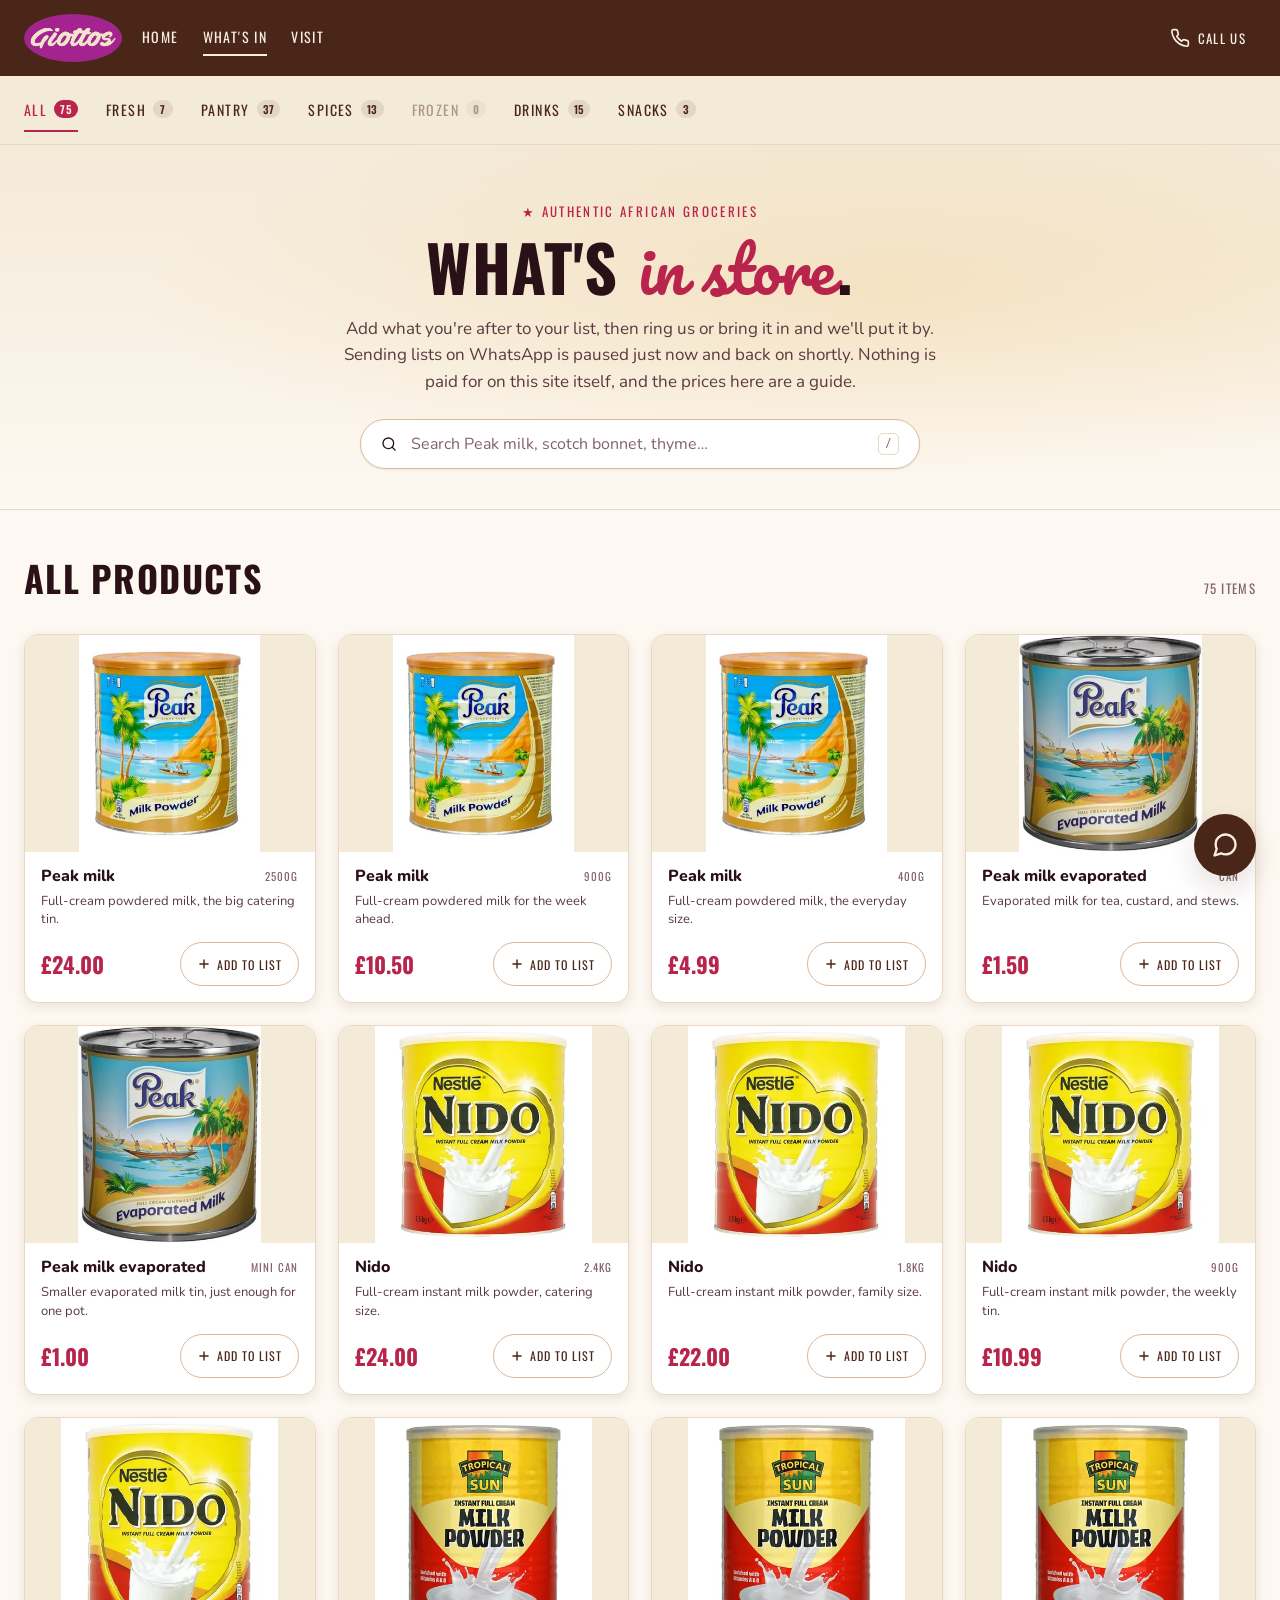
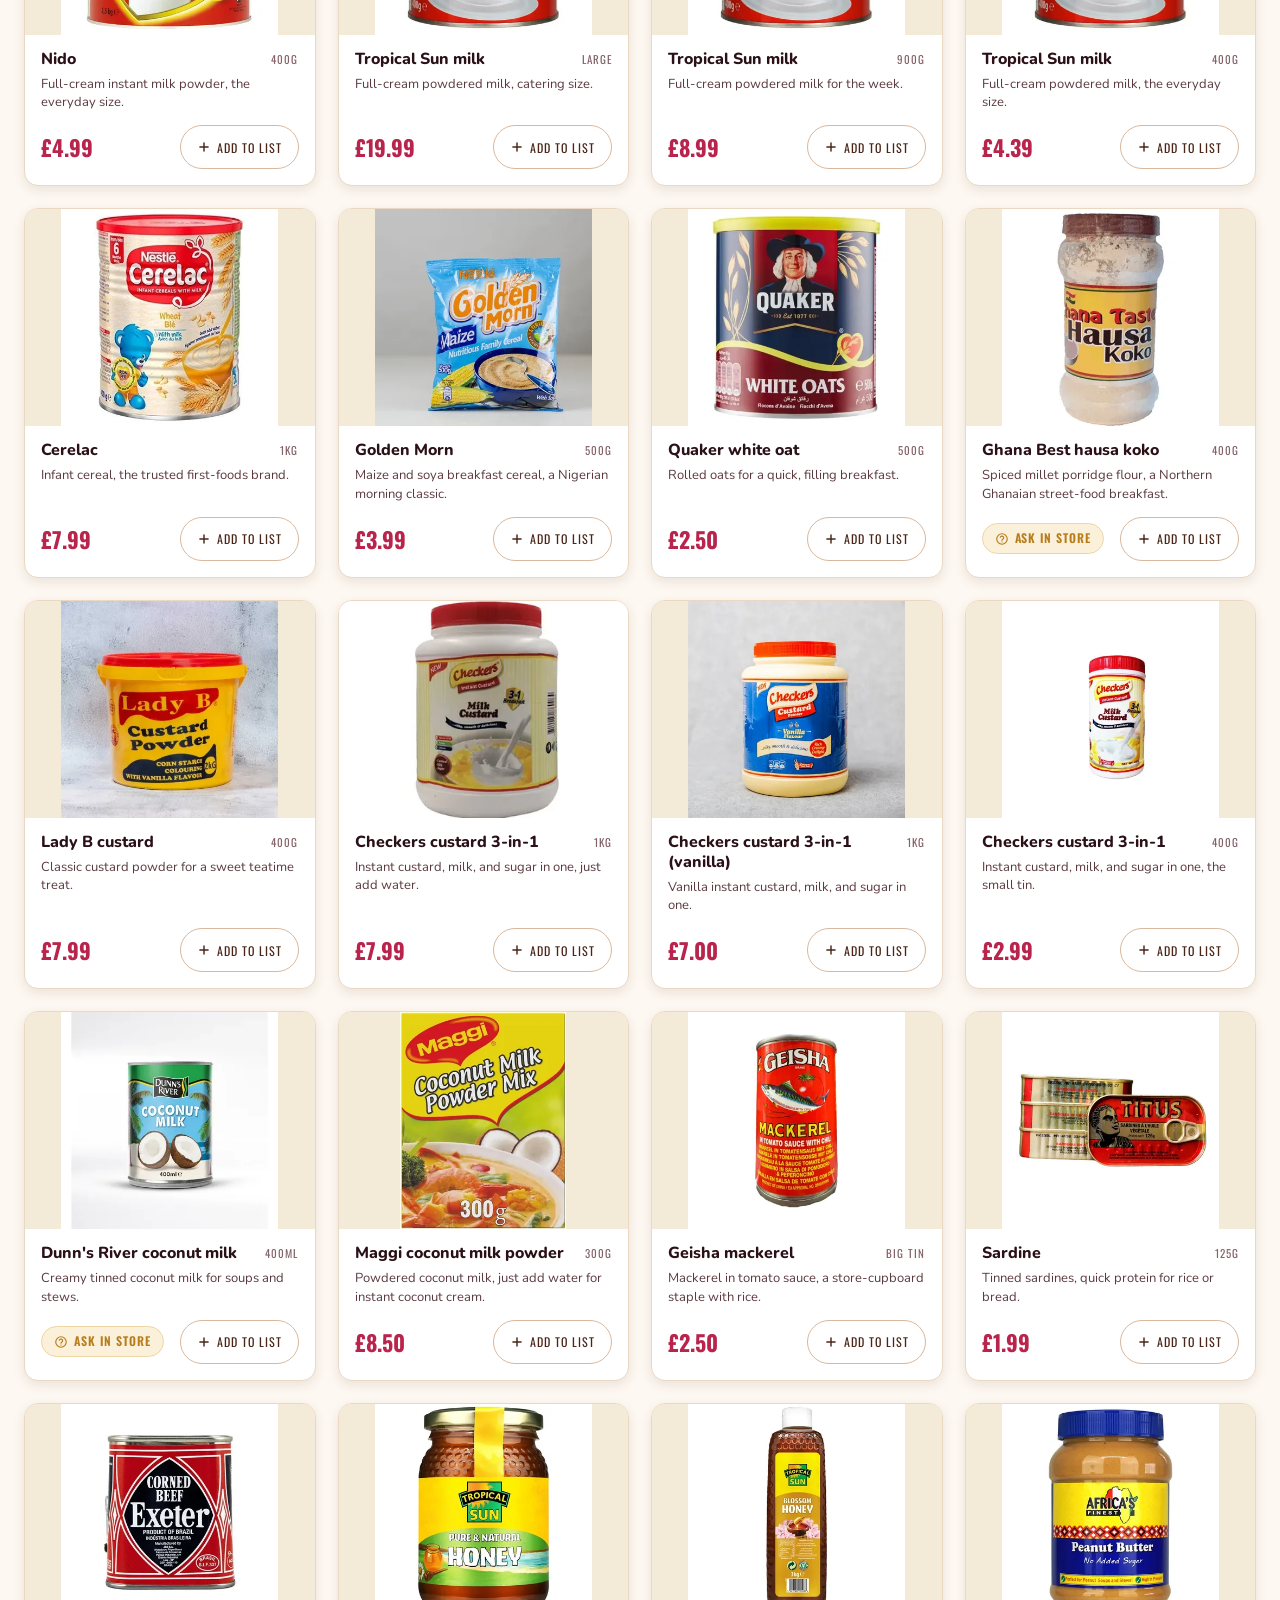
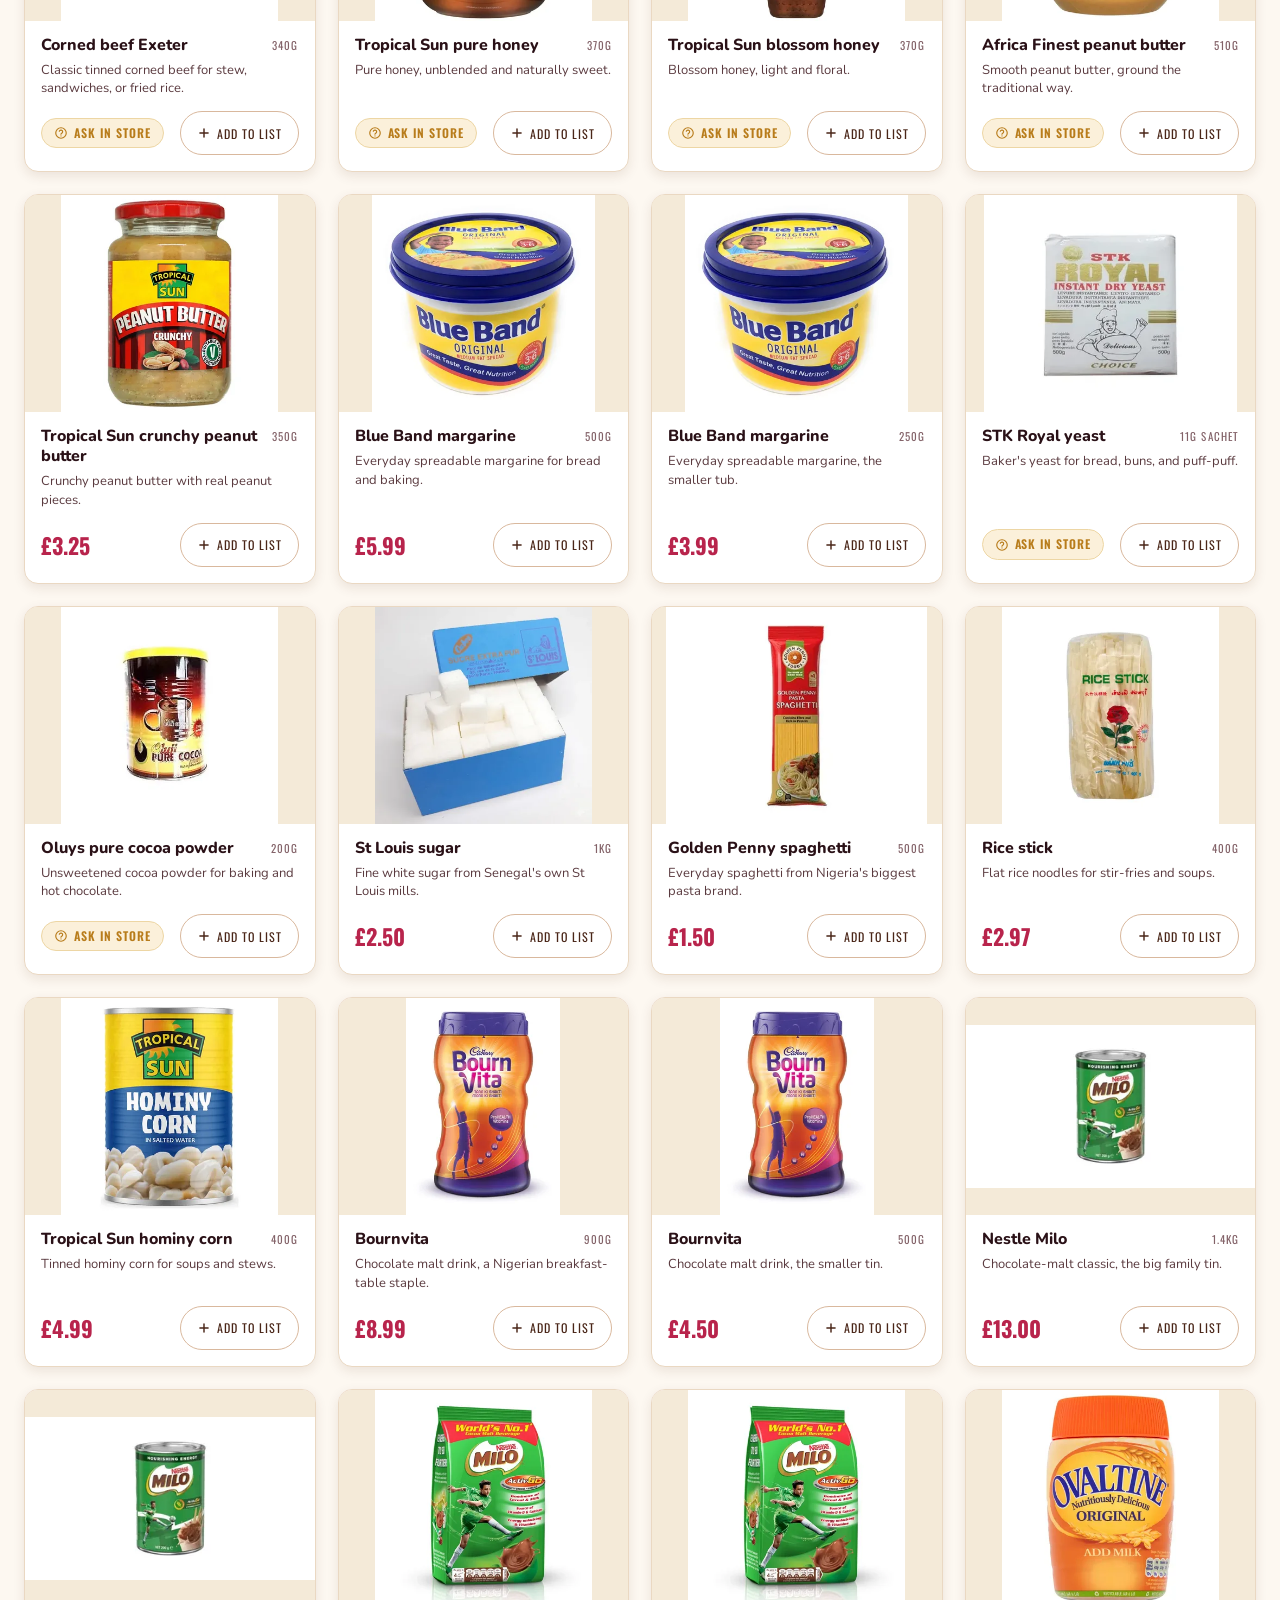
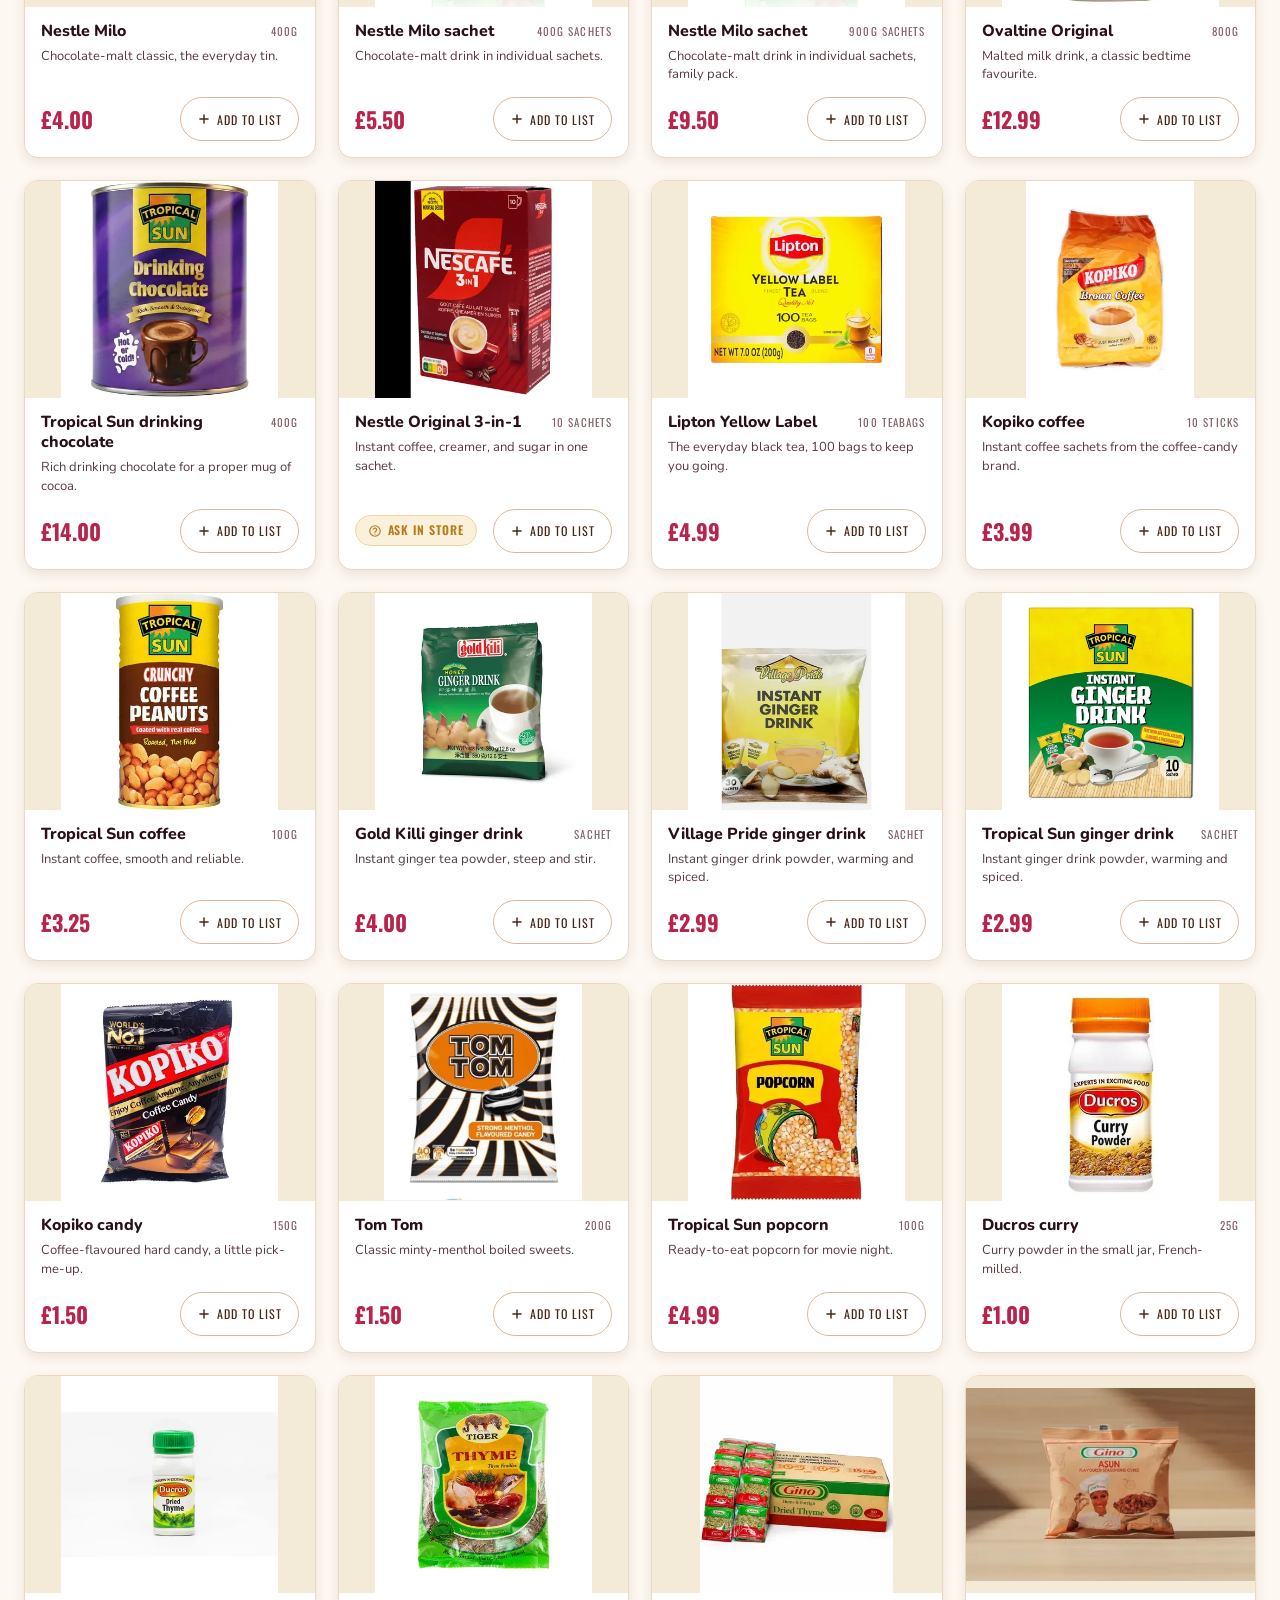
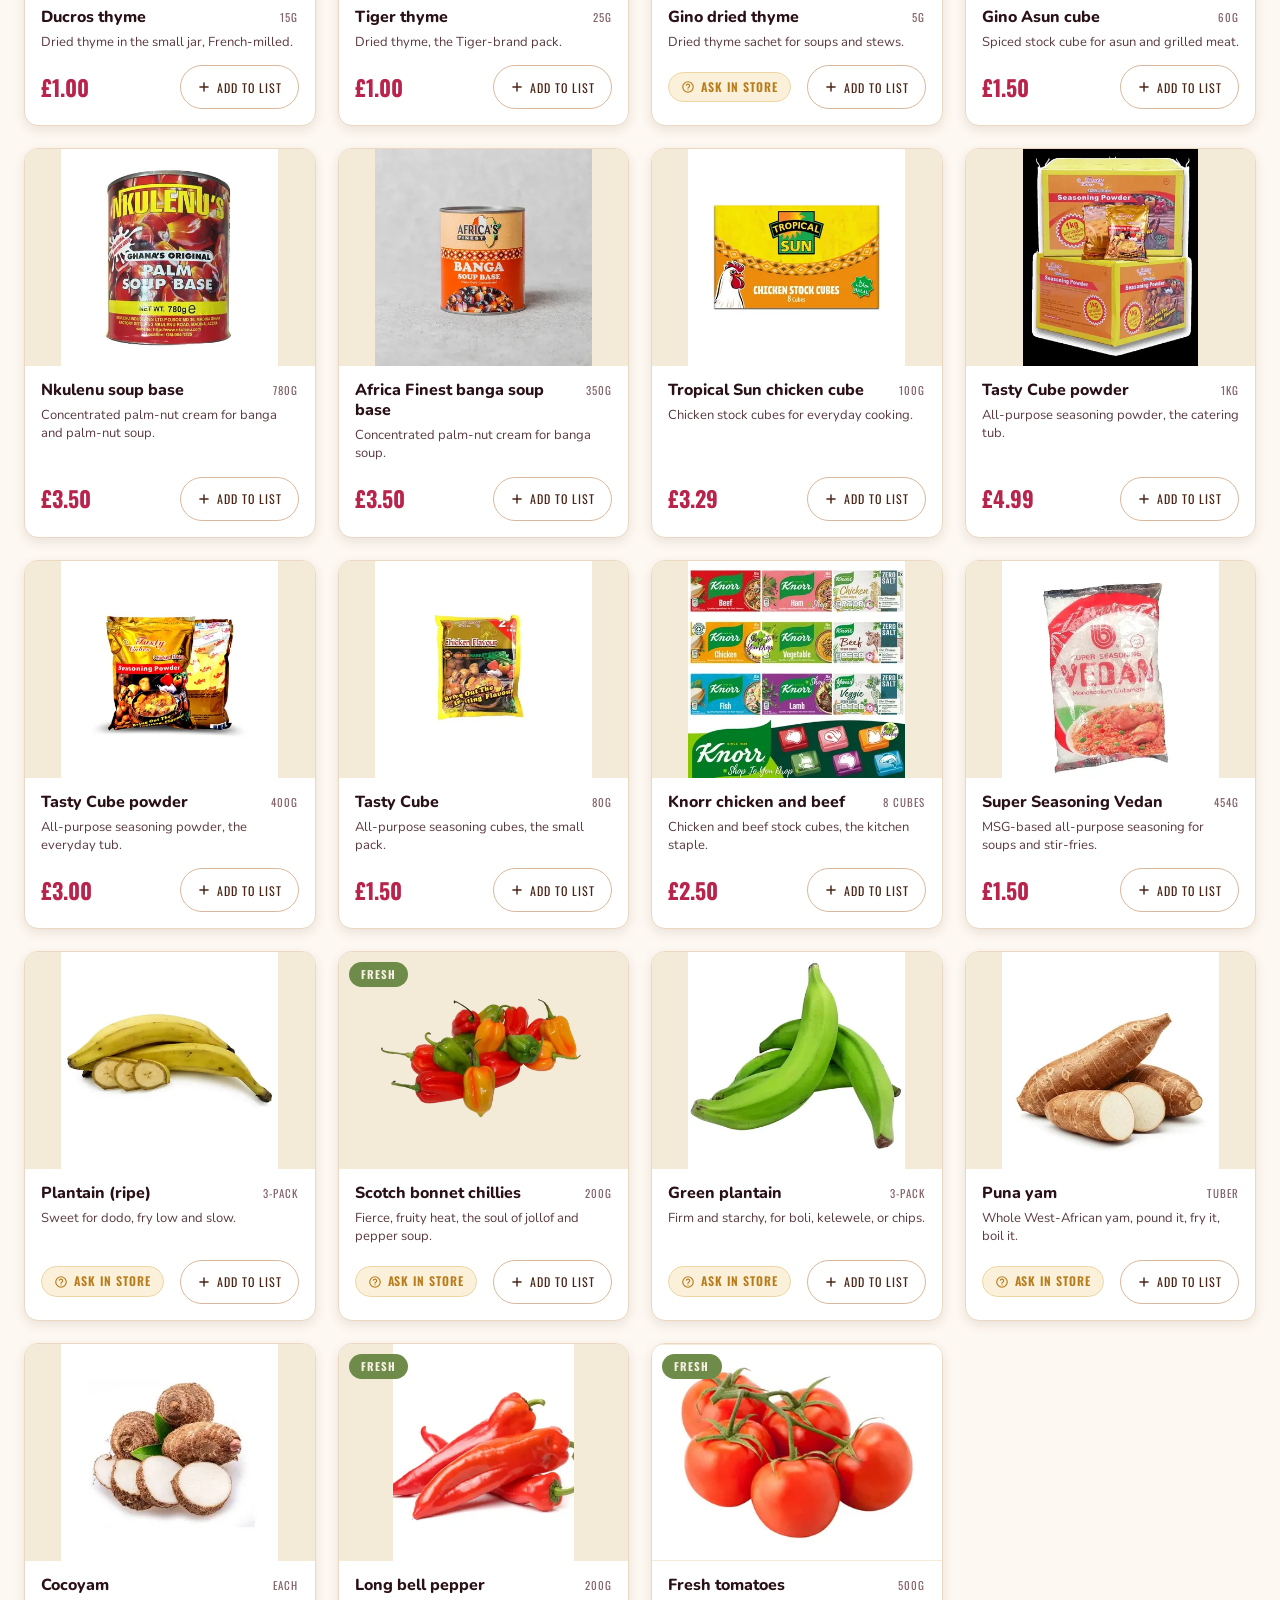
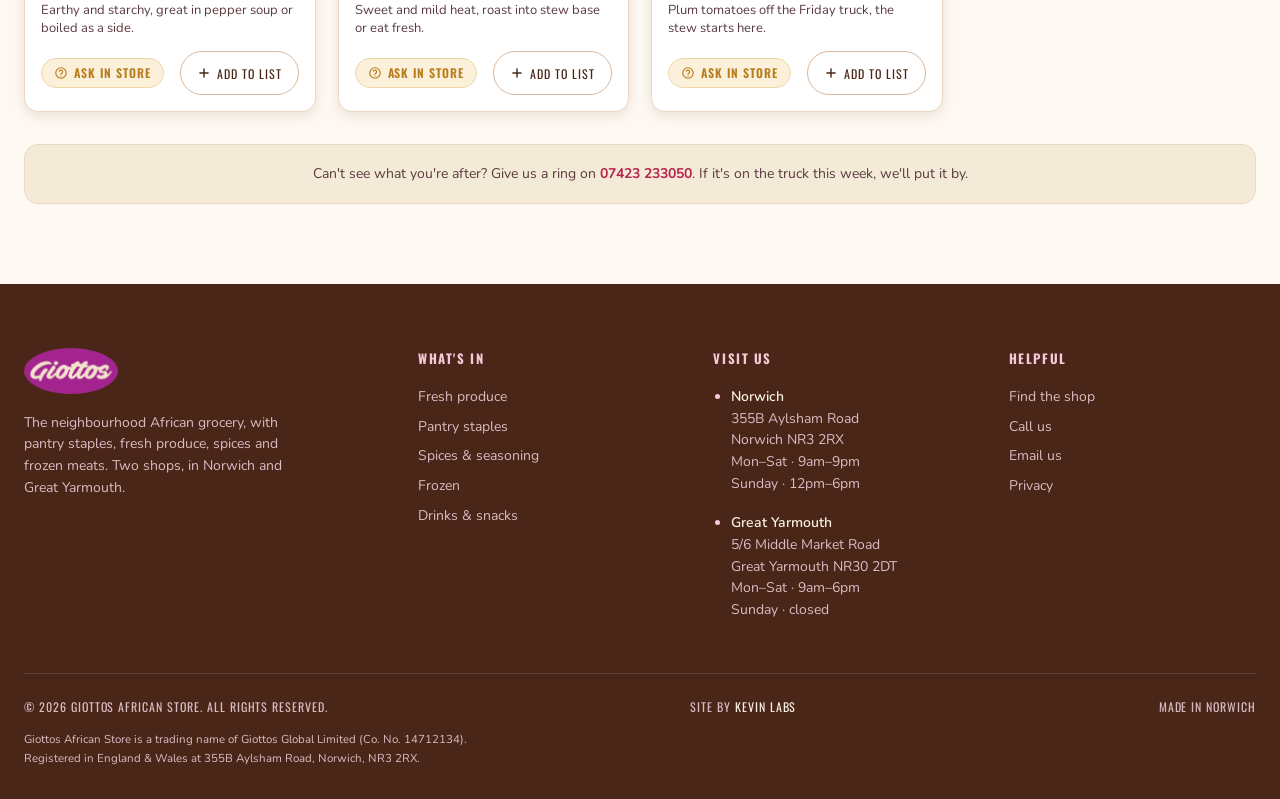
<file: shop.html>
<!doctype html>
<html lang="en-GB">
  <head>
    <meta charset="utf-8" />
    <meta name="viewport" content="width=device-width, initial-scale=1" />
    <title>What's in store | Giottos African Store</title>
    <meta
      name="description"
      content="See what's on the shelves at Giottos African Store. Fresh produce, pantry staples, spices, frozen and snacks from across the continent, in Norfolk."
    />
    <meta name="theme-color" content="#4a2618" />
    <link rel="icon" href="assets/favicon-giottos.png" />
    <link
      rel="canonical"
      href="https://giottosafricanstore.com/shop.html"
    />

    <meta property="og:type" content="website" />
    <meta property="og:site_name" content="Giottos African Store" />
    <meta property="og:locale" content="en_GB" />
    <meta
      property="og:url"
      content="https://giottosafricanstore.com/shop.html"
    />
    <meta
      property="og:title"
      content="What's in store | Giottos African Store"
    />
    <meta
      property="og:description"
      content="A look at what's on our shelves right now. Search the shelves, build a list, and ring us or bring it in so we can put it by."
    />
    <meta
      property="og:image"
      content="https://giottosafricanstore.com/assets/og-hero.jpg"
    />
    <meta property="og:image:width" content="1200" />
    <meta property="og:image:height" content="630" />
    <meta
      property="og:image:alt"
      content="African groceries on the counter at Giottos African Store"
    />
    <meta name="twitter:card" content="summary_large_image" />

    <!-- Fonts. Requested here rather than @import-ed from styles.css: an
         @import cannot even begin until the stylesheet has been fetched and
         parsed, which holds the text back through two round trips instead of
         one. -->
    <link rel="preconnect" href="https://fonts.googleapis.com" />
    <link rel="preconnect" href="https://fonts.gstatic.com" crossorigin />
    <link
      href="https://fonts.googleapis.com/css2?family=Kaushan+Script&amp;family=Pacifico&amp;family=Oswald:wght@500;600;700&amp;family=Nunito:wght@400;500;600;700;800&amp;family=DM+Mono:wght@400;500&amp;display=swap"
      rel="stylesheet"
    />
    <link rel="stylesheet" href="styles.css?v=21" />
  </head>
  <body>
    <!-- ============ Header ============ -->
    <header class="gh-header">
      <div class="gh-headerInner">
        <a
          href="index.html"
          class="gh-logoPill"
          aria-label="Giottos African Store, home"
        >
          <img
            src="assets/logo-giottos.png"
            alt="Giottos African Store"
            class="gh-logoImg"
            width="762"
            height="373"
          />
        </a>
        <nav class="gh-nav" aria-label="Primary">
          <a href="index.html" class="gh-navLink">Home</a>
          <a href="shop.html" class="gh-navLink is-active">What's in</a>
          <a href="visit.html" class="gh-navLink">Visit</a>
        </nav>
        <a
          class="gh-iconBtn"
          data-tel
          title="Call us"
          aria-label="Call us"
        >
          <svg
            width="20"
            height="20"
            viewBox="0 0 24 24"
            fill="none"
            stroke="currentColor"
            stroke-width="2"
            stroke-linecap="round"
            stroke-linejoin="round"
            aria-hidden="true"
          >
            <path
              d="M22 16.92v3a2 2 0 0 1-2.18 2 19.79 19.79 0 0 1-8.63-3.07 19.5 19.5 0 0 1-6-6 19.79 19.79 0 0 1-3.07-8.67A2 2 0 0 1 4.11 2h3a2 2 0 0 1 2 1.72 12.84 12.84 0 0 0 .7 2.81 2 2 0 0 1-.45 2.11L8.09 9.91a16 16 0 0 0 6 6l1.27-1.27a2 2 0 0 1 2.11-.45 12.84 12.84 0 0 0 2.81.7A2 2 0 0 1 22 16.92z"
            />
          </svg>
          <span>Call us</span>
        </a>
        <button
          class="gh-burger"
          id="burger"
          type="button"
          aria-label="Open menu"
          aria-expanded="false"
          aria-controls="mobileMenu"
        >
          <svg
            class="gh-burgerOpen"
            viewBox="0 0 24 24"
            fill="none"
            stroke="currentColor"
            stroke-width="2"
            stroke-linecap="round"
            aria-hidden="true"
          >
            <line x1="3" y1="6" x2="21" y2="6" />
            <line x1="3" y1="12" x2="21" y2="12" />
            <line x1="3" y1="18" x2="21" y2="18" />
          </svg>
          <svg
            class="gh-burgerClose"
            viewBox="0 0 24 24"
            fill="none"
            stroke="currentColor"
            stroke-width="2"
            stroke-linecap="round"
            aria-hidden="true"
          >
            <line x1="18" y1="6" x2="6" y2="18" />
            <line x1="6" y1="6" x2="18" y2="18" />
          </svg>
        </button>
      </div>
      <div class="gh-catBar">
        <div class="gh-catBarInner" id="catBar"></div>
      </div>
    </header>

    <!-- ============ Mobile menu ============ -->
    <div class="gh-mobileMenu" id="mobileMenu">
      <div class="gh-mobileMenuInner">
        <a href="index.html" class="gh-mobileMenuLink">Home</a>
        <a href="shop.html" class="gh-mobileMenuLink is-active">What's in</a>
        <a href="visit.html" class="gh-mobileMenuLink">Visit</a>
        <a class="gh-mobileMenuCall" data-tel aria-label="Call us">
          <svg
            viewBox="0 0 24 24"
            fill="none"
            stroke="currentColor"
            stroke-width="2"
            stroke-linecap="round"
            stroke-linejoin="round"
            aria-hidden="true"
          >
            <path
              d="M22 16.92v3a2 2 0 0 1-2.18 2 19.79 19.79 0 0 1-8.63-3.07 19.5 19.5 0 0 1-6-6 19.79 19.79 0 0 1-3.07-8.67A2 2 0 0 1 4.11 2h3a2 2 0 0 1 2 1.72 12.84 12.84 0 0 0 .7 2.81 2 2 0 0 1-.45 2.11L8.09 9.91a16 16 0 0 0 6 6l1.27-1.27a2 2 0 0 1 2.11-.45 12.84 12.84 0 0 0 2.81.7A2 2 0 0 1 22 16.92z"
            />
          </svg>
          <span>Call us</span>
        </a>
      </div>
    </div>

    <!-- ============ Page hero ============ -->
    <section class="gh-pageHero">
      <div class="gh-pageHeroInner">
        <div class="gh-pageHeroKicker">★ Authentic African groceries</div>
        <h1 class="gh-pageHeroTitle">What's <em>in store</em>.</h1>
        <p class="gh-pageHeroSub">
          Add what you're after to your list, then ring us or bring it in and
          we'll put it by. Sending lists on WhatsApp is paused just now and back
          on shortly. Nothing is paid for on this site itself, and the prices
          here are a guide.
        </p>
        <div class="gh-search gh-searchLight">
          <svg
            width="16"
            height="16"
            viewBox="0 0 24 24"
            fill="none"
            stroke="currentColor"
            stroke-width="2"
            stroke-linecap="round"
            stroke-linejoin="round"
            aria-hidden="true"
          >
            <circle cx="11" cy="11" r="8" />
            <path d="m21 21-4.3-4.3" />
          </svg>
          <input
            id="search"
            type="search"
            placeholder="Search Peak milk, scotch bonnet, thyme…"
            aria-label="Search products"
            autocomplete="off"
            enterkeyhint="search"
          />
          <button
            type="button"
            class="gh-searchClear"
            id="searchClear"
            aria-label="Clear search"
            hidden
          >
            <svg
              width="14"
              height="14"
              viewBox="0 0 24 24"
              fill="none"
              stroke="currentColor"
              stroke-width="2.5"
              stroke-linecap="round"
              aria-hidden="true"
            >
              <line x1="18" y1="6" x2="6" y2="18" />
              <line x1="6" y1="6" x2="18" y2="18" />
            </svg>
          </button>
          <kbd class="gh-searchHint" aria-hidden="true">/</kbd>
        </div>
      </div>
    </section>

    <!-- ============ Product grid ============ -->
    <section class="gh-prodSection" id="prodSection">
      <div class="gh-sectionHead">
        <h2 class="gh-sectionTitle" id="prodTitle">All products</h2>
        <span
          class="gh-sectionLink gh-sectionNote"
          id="prodCount"
          aria-live="polite"
          >Loading…</span
        >
      </div>
      <div class="gh-grid" id="prodGrid"></div>
      <div class="gh-empty" id="prodEmpty" hidden></div>
      <p class="gh-prodFootnote">
        Can't see what you're after? Give us a ring on
        <a data-tel data-phone>the shop number</a>. If it's on the truck this
        week, we'll put it by.
      </p>
    </section>

    <!-- ============ Footer ============ -->
    <footer class="gh-footer">
      <div class="gh-footerInner">
        <div class="gh-footerCols">
          <div class="gh-footerCol">
            <div class="gh-footerWordmark">
              <img
                src="assets/logo-giottos.png"
                alt="Giottos African Store"
                class="gh-footerLogoImg"
                width="762"
                height="373"
              />
            </div>
            <p class="gh-footerBlurb">
              The neighbourhood African grocery, with pantry staples, fresh
              produce, spices and frozen meats. Two shops, in Norwich and Great
              Yarmouth.
            </p>
          </div>
          <div class="gh-footerCol">
            <h4>What's in</h4>
            <a href="shop.html?cat=Fresh">Fresh produce</a>
            <a href="shop.html?cat=Pantry">Pantry staples</a>
            <a href="shop.html?cat=Spices">Spices &amp; seasoning</a>
            <a href="shop.html?cat=Frozen">Frozen</a>
            <a href="shop.html?cat=Drinks">Drinks &amp; snacks</a>
          </div>
          <div class="gh-footerCol">
            <h4>Visit us</h4>
            <ul class="gh-footerShops">
              <li>
                <strong>Norwich</strong><br />355B Aylsham Road<br />Norwich NR3
                2RX<br />Mon–Sat · 9am–9pm<br />Sunday · 12pm–6pm
              </li>
              <li>
                <strong>Great Yarmouth</strong><br />5/6 Middle Market
                Road<br />Great Yarmouth NR30 2DT<br />Mon–Sat · 9am–6pm<br />Sunday
                · closed
              </li>
            </ul>
          </div>
          <div class="gh-footerCol">
            <h4>Helpful</h4>
            <a href="visit.html">Find the shop</a>
            <a data-tel>Call us</a>
            <a data-mail>Email us</a>
            <a href="privacy.html">Privacy</a>
          </div>
        </div>
        <div class="gh-footerBase">
          <span>© <span id="year"></span> Giottos African Store. All rights reserved.</span>
          <span class="gh-credit"
            >Site by
            <a href="https://kevwebdesign.com" target="_blank" rel="noopener"
              >Kevin Labs</a
            ></span
          >
          <span>Made in Norwich</span>
        </div>
        <p class="gh-footerLegal">
          Giottos African Store is a trading name of Giottos Global Limited (Co.
          No. 14712134). Registered in England &amp; Wales at 355B Aylsham Road,
          Norwich, NR3 2RX.
        </p>
      </div>
    </footer>

    <!-- ============ Floating contact button ============ -->
    <div class="gh-fab" id="fab">
      <div class="gh-fabActions">
        <a
          class="gh-fabAction gh-fabAction--wa"
          data-wa
          target="_blank"
          rel="noopener"
          aria-label="Message us on WhatsApp"
        >
          <span class="gh-fabLabel">WhatsApp</span>
          <span class="gh-fabIcon"
            ><svg viewBox="0 0 24 24" fill="currentColor" aria-hidden="true">
              <path
                d="M17.47 14.38c-.3-.15-1.76-.87-2.03-.97-.27-.1-.47-.15-.67.15-.2.3-.77.97-.94 1.16-.17.2-.35.22-.64.08-.3-.15-1.26-.47-2.39-1.48-.88-.79-1.48-1.76-1.65-2.06-.17-.3-.02-.46.13-.6.13-.14.3-.35.45-.52.15-.18.2-.3.3-.5.1-.2.05-.37-.02-.52-.08-.15-.67-1.61-.92-2.21-.24-.58-.49-.5-.67-.51l-.57-.01c-.2 0-.52.07-.79.37-.27.3-1.04 1.02-1.04 2.48 0 1.46 1.07 2.88 1.21 3.07.15.2 2.1 3.2 5.08 4.49.71.3 1.26.49 1.69.62.71.23 1.36.2 1.87.12.57-.09 1.76-.72 2.01-1.41.25-.7.25-1.29.17-1.41-.07-.12-.27-.2-.57-.35M12.05 21.78h-.01a9.87 9.87 0 0 1-5.03-1.38l-.36-.21-3.74.98 1-3.65-.24-.37a9.86 9.86 0 0 1-1.51-5.26c0-5.45 4.44-9.88 9.89-9.88 2.64 0 5.12 1.03 6.99 2.9a9.83 9.83 0 0 1 2.89 6.99c0 5.45-4.43 9.88-9.88 9.88m8.41-18.3A11.81 11.81 0 0 0 12.05.18C5.5.18.16 5.51.16 12.07c0 2.1.55 4.14 1.59 5.95L.06 24l6.3-1.65a11.88 11.88 0 0 0 5.69 1.45h.01c6.55 0 11.89-5.34 11.89-11.89 0-3.18-1.24-6.17-3.49-8.42"
              /></svg
          ></span>
        </a>
        <a
          class="gh-fabAction gh-fabAction--call"
          data-tel
          aria-label="Call us"
        >
          <span class="gh-fabLabel">Call us</span>
          <span class="gh-fabIcon"
            ><svg
              viewBox="0 0 24 24"
              fill="none"
              stroke="currentColor"
              stroke-width="2"
              stroke-linecap="round"
              stroke-linejoin="round"
              aria-hidden="true"
            >
              <path
                d="M22 16.92v3a2 2 0 0 1-2.18 2 19.79 19.79 0 0 1-8.63-3.07 19.5 19.5 0 0 1-6-6 19.79 19.79 0 0 1-3.07-8.67A2 2 0 0 1 4.11 2h3a2 2 0 0 1 2 1.72 12.84 12.84 0 0 0 .7 2.81 2 2 0 0 1-.45 2.11L8.09 9.91a16 16 0 0 0 6 6l1.27-1.27a2 2 0 0 1 2.11-.45 12.84 12.84 0 0 0 2.81.7A2 2 0 0 1 22 16.92z"
              /></svg
          ></span>
        </a>
      </div>
      <button
        class="gh-fabToggle"
        id="fabToggle"
        type="button"
        aria-expanded="false"
        aria-label="Contact us"
      >
        <svg
          class="gh-fabToggleChat"
          viewBox="0 0 24 24"
          fill="none"
          stroke="currentColor"
          stroke-width="2"
          stroke-linecap="round"
          stroke-linejoin="round"
          aria-hidden="true"
        >
          <path
            d="M21 11.5a8.38 8.38 0 0 1-.9 3.8 8.5 8.5 0 0 1-7.6 4.7 8.38 8.38 0 0 1-3.8-.9L3 21l1.9-5.7a8.38 8.38 0 0 1-.9-3.8 8.5 8.5 0 0 1 4.7-7.6 8.38 8.38 0 0 1 3.8-.9h.5a8.48 8.48 0 0 1 8 8z"
          />
        </svg>
        <svg
          class="gh-fabToggleClose"
          viewBox="0 0 24 24"
          fill="none"
          stroke="currentColor"
          stroke-width="2"
          stroke-linecap="round"
          stroke-linejoin="round"
          aria-hidden="true"
        >
          <line x1="18" y1="6" x2="6" y2="18" />
          <line x1="6" y1="6" x2="18" y2="18" />
        </svg>
      </button>
    </div>

    <script src="products.js?v=1al8rwg"></script>
    <script src="app.js?v=15"></script>
  </body>
</html>
</file>
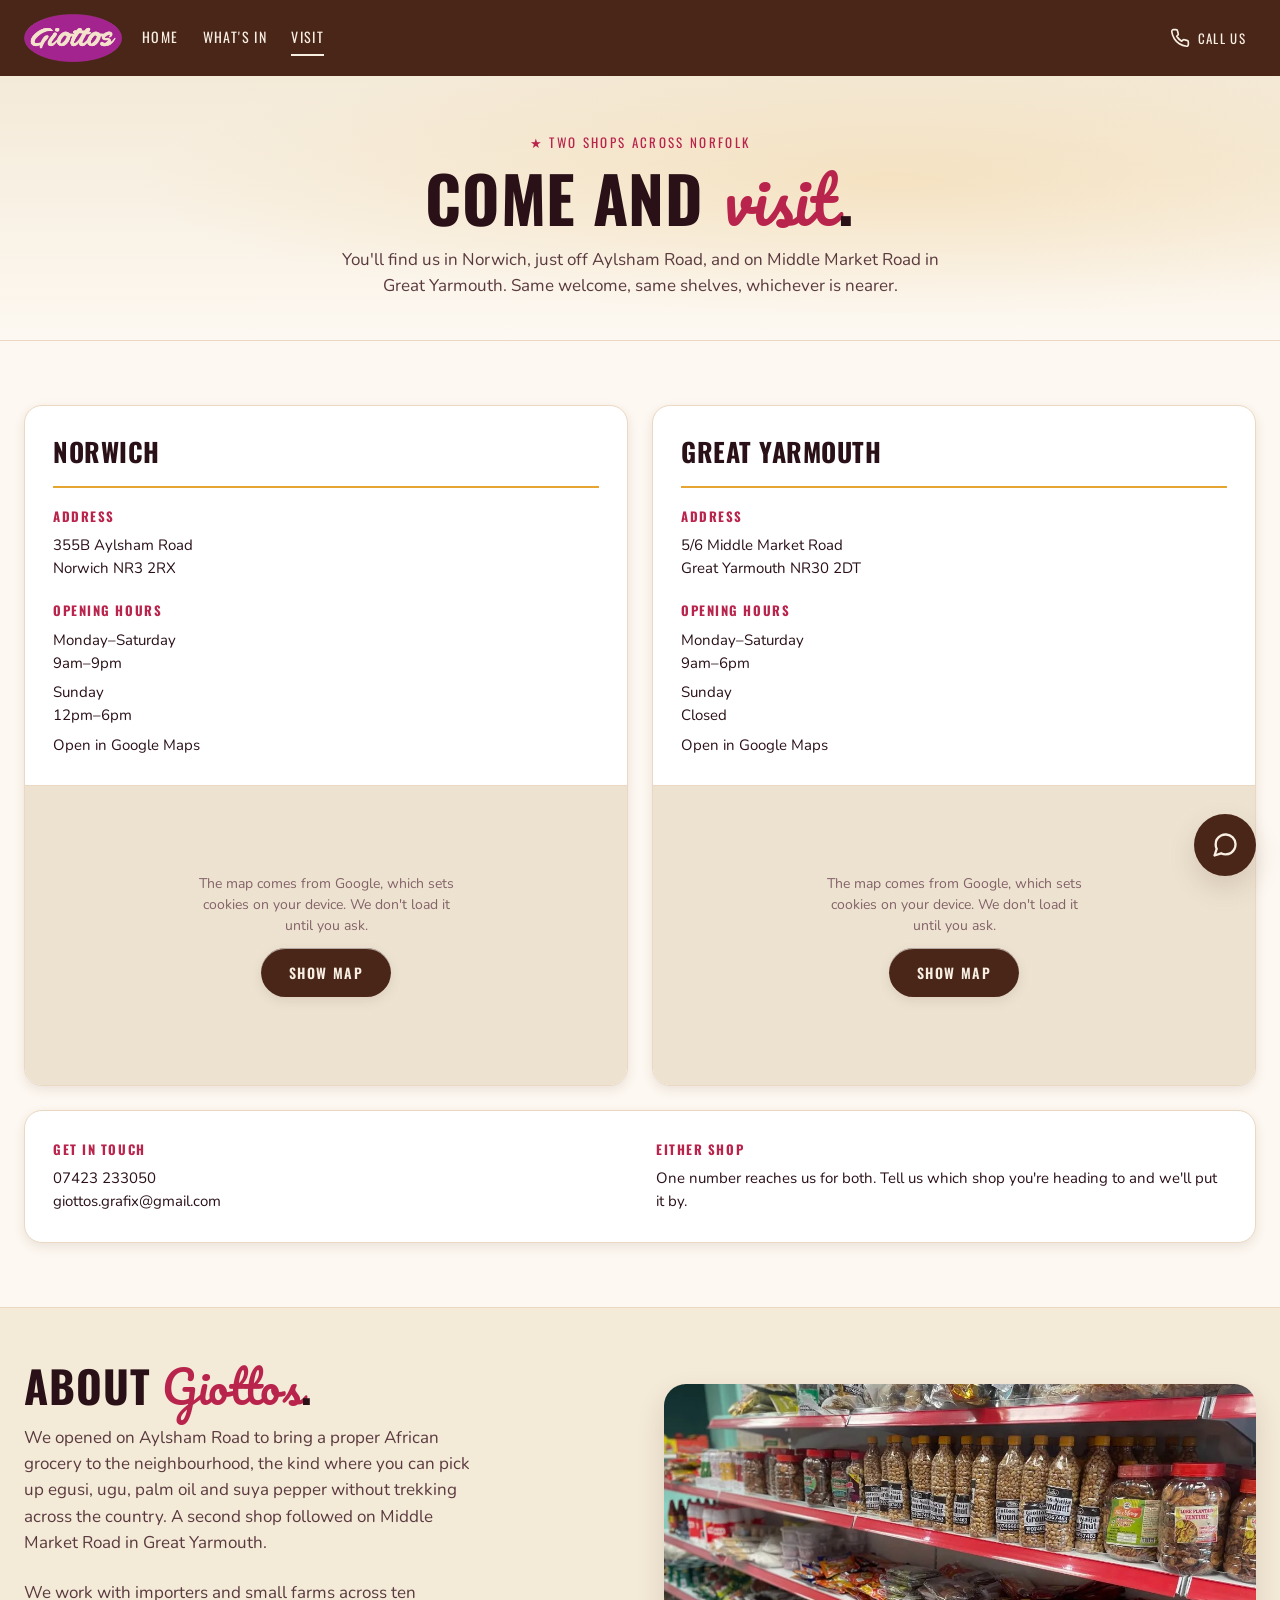
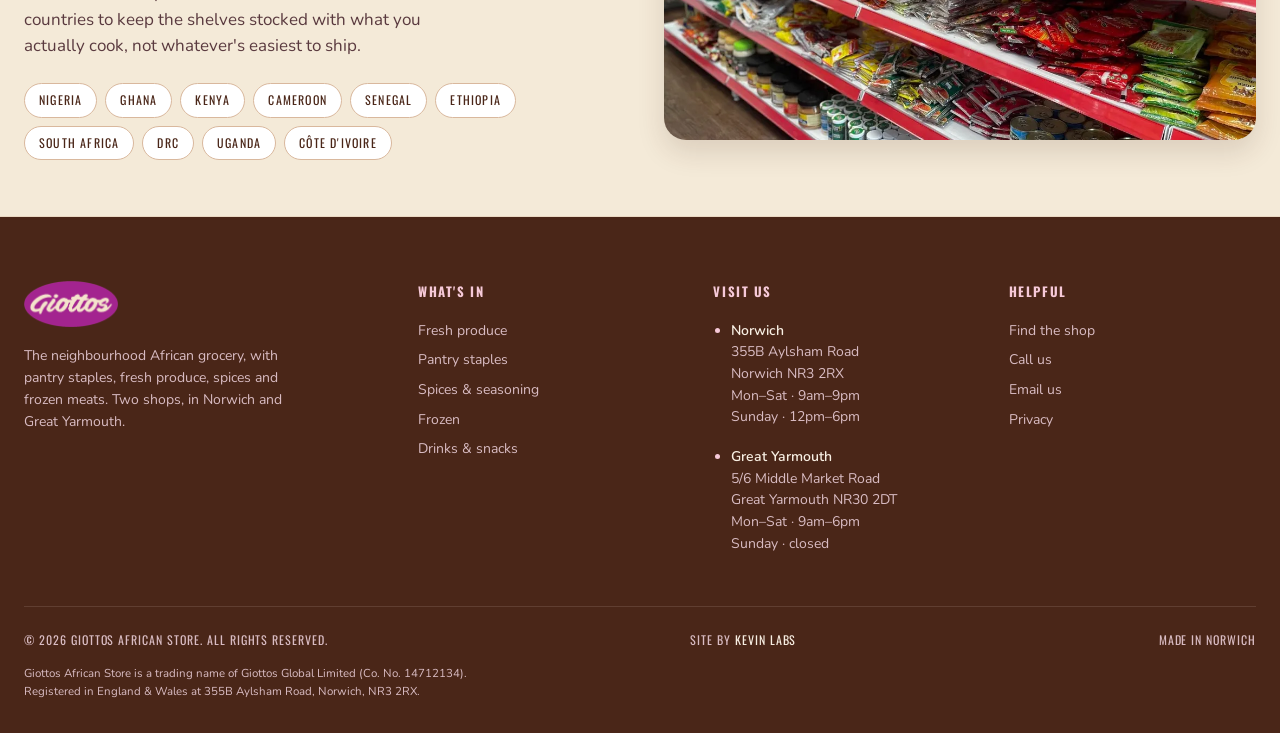
<file: visit.html>
<!doctype html>
<html lang="en-GB">
  <head>
    <meta charset="utf-8" />
    <meta name="viewport" content="width=device-width, initial-scale=1" />
    <title>Visit us | Giottos African Store</title>
    <meta
      name="description"
      content="Find Giottos African Store in Norwich (355B Aylsham Road) and Great Yarmouth (5/6 Middle Market Road). Opening hours, phone, email and directions."
    />
    <meta name="theme-color" content="#4a2618" />
    <link rel="icon" href="assets/favicon-giottos.png" />
    <link
      rel="canonical"
      href="https://giottosafricanstore.com/visit.html"
    />

    <meta property="og:type" content="website" />
    <meta property="og:site_name" content="Giottos African Store" />
    <meta property="og:locale" content="en_GB" />
    <meta
      property="og:url"
      content="https://giottosafricanstore.com/visit.html"
    />
    <meta
      property="og:title"
      content="Visit us | Giottos African Store"
    />
    <meta
      property="og:description"
      content="Two shops in Norfolk: Aylsham Road in Norwich, and Middle Market Road in Great Yarmouth. Opening hours, directions and how to get in touch."
    />
    <meta
      property="og:image"
      content="https://giottosafricanstore.com/assets/og-hero.jpg"
    />
    <meta property="og:image:width" content="1200" />
    <meta property="og:image:height" content="630" />
    <meta
      property="og:image:alt"
      content="African groceries on the counter at Giottos African Store"
    />
    <meta name="twitter:card" content="summary_large_image" />

    <!-- Fonts. Requested here rather than @import-ed from styles.css: an
         @import cannot even begin until the stylesheet has been fetched and
         parsed, which holds the text back through two round trips instead of
         one. -->
    <link rel="preconnect" href="https://fonts.googleapis.com" />
    <link rel="preconnect" href="https://fonts.gstatic.com" crossorigin />
    <link
      href="https://fonts.googleapis.com/css2?family=Kaushan+Script&amp;family=Pacifico&amp;family=Oswald:wght@500;600;700&amp;family=Nunito:wght@400;500;600;700;800&amp;family=DM+Mono:wght@400;500&amp;display=swap"
      rel="stylesheet"
    />
    <link rel="stylesheet" href="styles.css?v=21" />
  </head>
  <body>
    <!-- ============ Header ============ -->
    <header class="gh-header">
      <div class="gh-headerInner">
        <a
          href="index.html"
          class="gh-logoPill"
          aria-label="Giottos African Store, home"
        >
          <img
            src="assets/logo-giottos.png"
            alt="Giottos African Store"
            class="gh-logoImg"
            width="762"
            height="373"
          />
        </a>
        <nav class="gh-nav" aria-label="Primary">
          <a href="index.html" class="gh-navLink">Home</a>
          <a href="shop.html" class="gh-navLink">What's in</a>
          <a href="visit.html" class="gh-navLink is-active">Visit</a>
        </nav>
        <a
          class="gh-iconBtn"
          data-tel
          title="Call us"
          aria-label="Call us"
        >
          <svg
            width="20"
            height="20"
            viewBox="0 0 24 24"
            fill="none"
            stroke="currentColor"
            stroke-width="2"
            stroke-linecap="round"
            stroke-linejoin="round"
            aria-hidden="true"
          >
            <path
              d="M22 16.92v3a2 2 0 0 1-2.18 2 19.79 19.79 0 0 1-8.63-3.07 19.5 19.5 0 0 1-6-6 19.79 19.79 0 0 1-3.07-8.67A2 2 0 0 1 4.11 2h3a2 2 0 0 1 2 1.72 12.84 12.84 0 0 0 .7 2.81 2 2 0 0 1-.45 2.11L8.09 9.91a16 16 0 0 0 6 6l1.27-1.27a2 2 0 0 1 2.11-.45 12.84 12.84 0 0 0 2.81.7A2 2 0 0 1 22 16.92z"
            />
          </svg>
          <span>Call us</span>
        </a>
        <button
          class="gh-burger"
          id="burger"
          type="button"
          aria-label="Open menu"
          aria-expanded="false"
          aria-controls="mobileMenu"
        >
          <svg
            class="gh-burgerOpen"
            viewBox="0 0 24 24"
            fill="none"
            stroke="currentColor"
            stroke-width="2"
            stroke-linecap="round"
            aria-hidden="true"
          >
            <line x1="3" y1="6" x2="21" y2="6" />
            <line x1="3" y1="12" x2="21" y2="12" />
            <line x1="3" y1="18" x2="21" y2="18" />
          </svg>
          <svg
            class="gh-burgerClose"
            viewBox="0 0 24 24"
            fill="none"
            stroke="currentColor"
            stroke-width="2"
            stroke-linecap="round"
            aria-hidden="true"
          >
            <line x1="18" y1="6" x2="6" y2="18" />
            <line x1="6" y1="6" x2="18" y2="18" />
          </svg>
        </button>
      </div>
    </header>

    <!-- ============ Mobile menu ============ -->
    <div class="gh-mobileMenu" id="mobileMenu">
      <div class="gh-mobileMenuInner">
        <a href="index.html" class="gh-mobileMenuLink">Home</a>
        <a href="shop.html" class="gh-mobileMenuLink">What's in</a>
        <a href="visit.html" class="gh-mobileMenuLink is-active">Visit</a>
        <a class="gh-mobileMenuCall" data-tel aria-label="Call us">
          <svg
            viewBox="0 0 24 24"
            fill="none"
            stroke="currentColor"
            stroke-width="2"
            stroke-linecap="round"
            stroke-linejoin="round"
            aria-hidden="true"
          >
            <path
              d="M22 16.92v3a2 2 0 0 1-2.18 2 19.79 19.79 0 0 1-8.63-3.07 19.5 19.5 0 0 1-6-6 19.79 19.79 0 0 1-3.07-8.67A2 2 0 0 1 4.11 2h3a2 2 0 0 1 2 1.72 12.84 12.84 0 0 0 .7 2.81 2 2 0 0 1-.45 2.11L8.09 9.91a16 16 0 0 0 6 6l1.27-1.27a2 2 0 0 1 2.11-.45 12.84 12.84 0 0 0 2.81.7A2 2 0 0 1 22 16.92z"
            />
          </svg>
          <span>Call us</span>
        </a>
      </div>
    </div>

    <!-- ============ Page hero ============ -->
    <section class="gh-pageHero">
      <div class="gh-pageHeroInner">
        <div class="gh-pageHeroKicker">★ Two shops across Norfolk</div>
        <h1 class="gh-pageHeroTitle">Come and <em>visit</em>.</h1>
        <p class="gh-pageHeroSub">
          You'll find us in Norwich, just off Aylsham Road, and on Middle Market
          Road in Great Yarmouth. Same welcome, same shelves, whichever is
          nearer.
        </p>
      </div>
    </section>

    <!-- ============ Locations ============ -->
    <section class="gh-visit">
      <div class="gh-visitInner">
        <div class="gh-locations">
          <article class="gh-location">
            <div class="gh-locationBody">
              <h3 class="gh-locationName">Norwich</h3>
              <h4>Address</h4>
              <p>355B Aylsham Road<br />Norwich NR3 2RX</p>
              <h4>Opening hours</h4>
              <p>Monday–Saturday<br />9am–9pm</p>
              <p>Sunday<br />12pm–6pm</p>
              <p>
                <a
                  href="https://maps.google.com/?q=355B+Aylsham+Road+Norwich+NR3+2RX"
                  target="_blank"
                  rel="noopener"
                  >Open in Google Maps</a
                >
              </p>
            </div>
            <div class="gh-locationMap">
              <div
                class="gh-mapConsent"
                data-map="https://www.google.com/maps?q=355B+Aylsham+Road+Norwich+NR3+2RX&amp;output=embed"
                data-map-title="Giottos African Store, Norwich, on Google Maps"
              >
                <p class="gh-mapConsentText">
                  The map comes from Google, which sets cookies on your device.
                  We don't load it until you ask.
                </p>
                <button type="button" class="gh-btn gh-btnPrimary">
                  Show map
                </button>
              </div>
            </div>
          </article>

          <article class="gh-location">
            <div class="gh-locationBody">
              <h3 class="gh-locationName">Great Yarmouth</h3>
              <h4>Address</h4>
              <p>5/6 Middle Market Road<br />Great Yarmouth NR30 2DT</p>
              <h4>Opening hours</h4>
              <p>Monday–Saturday<br />9am–6pm</p>
              <p>Sunday<br />Closed</p>
              <p>
                <a
                  href="https://maps.google.com/?q=5%2F6+Middle+Market+Road+Great+Yarmouth+NR30+2DT"
                  target="_blank"
                  rel="noopener"
                  >Open in Google Maps</a
                >
              </p>
            </div>
            <div class="gh-locationMap">
              <div
                class="gh-mapConsent"
                data-map="https://www.google.com/maps?q=5%2F6+Middle+Market+Road+Great+Yarmouth+NR30+2DT&amp;output=embed"
                data-map-title="Giottos African Store, Great Yarmouth, on Google Maps"
              >
                <p class="gh-mapConsentText">
                  The map comes from Google, which sets cookies on your device.
                  We don't load it until you ask.
                </p>
                <button type="button" class="gh-btn gh-btnPrimary">
                  Show map
                </button>
              </div>
            </div>
          </article>
        </div>

        <div class="gh-visitGrid gh-contactRow">
          <div>
            <h4>Get in touch</h4>
            <p><a data-tel data-phone>the shop number</a></p>
            <p><a data-mail data-email>our email address</a></p>
          </div>
          <div>
            <h4>Either shop</h4>
            <p>
              One number reaches us for both. Tell us which shop you're heading
              to and we'll put it by.
            </p>
          </div>
        </div>
      </div>
    </section>

    <!-- ============ About / story ============ -->
    <section class="gh-origin">
      <div class="gh-originInner">
        <div>
          <h2 class="gh-originTitle">About <em>Giottos</em>.</h2>
          <p class="gh-originSub">
            We opened on Aylsham Road to bring a proper African grocery to the
            neighbourhood, the kind where you can pick up egusi, ugu, palm oil
            and suya pepper without trekking across the country. A second shop
            followed on Middle Market Road in Great Yarmouth.
          </p>
          <p class="gh-originSub">
            We work with importers and small farms across ten countries to keep
            the shelves stocked with what you actually cook, not whatever's
            easiest to ship.
          </p>
          <div class="gh-countryList" id="countryList"></div>
        </div>
        <div
          class="gh-originImage"
          role="img"
          aria-label="Inside Giottos African Store, shelves of pantry staples and snacks"
        ></div>
      </div>
    </section>

    <!-- ============ Footer ============ -->
    <footer class="gh-footer">
      <div class="gh-footerInner">
        <div class="gh-footerCols">
          <div class="gh-footerCol">
            <div class="gh-footerWordmark">
              <img
                src="assets/logo-giottos.png"
                alt="Giottos African Store"
                class="gh-footerLogoImg"
                width="762"
                height="373"
              />
            </div>
            <p class="gh-footerBlurb">
              The neighbourhood African grocery, with pantry staples, fresh
              produce, spices and frozen meats. Two shops, in Norwich and Great
              Yarmouth.
            </p>
          </div>
          <div class="gh-footerCol">
            <h4>What's in</h4>
            <a href="shop.html?cat=Fresh">Fresh produce</a>
            <a href="shop.html?cat=Pantry">Pantry staples</a>
            <a href="shop.html?cat=Spices">Spices &amp; seasoning</a>
            <a href="shop.html?cat=Frozen">Frozen</a>
            <a href="shop.html?cat=Drinks">Drinks &amp; snacks</a>
          </div>
          <div class="gh-footerCol">
            <h4>Visit us</h4>
            <ul class="gh-footerShops">
              <li>
                <strong>Norwich</strong><br />355B Aylsham Road<br />Norwich NR3
                2RX<br />Mon–Sat · 9am–9pm<br />Sunday · 12pm–6pm
              </li>
              <li>
                <strong>Great Yarmouth</strong><br />5/6 Middle Market
                Road<br />Great Yarmouth NR30 2DT<br />Mon–Sat · 9am–6pm<br />Sunday
                · closed
              </li>
            </ul>
          </div>
          <div class="gh-footerCol">
            <h4>Helpful</h4>
            <a href="visit.html">Find the shop</a>
            <a data-tel>Call us</a>
            <a data-mail>Email us</a>
            <a href="privacy.html">Privacy</a>
          </div>
        </div>
        <div class="gh-footerBase">
          <span>© <span id="year"></span> Giottos African Store. All rights reserved.</span>
          <span class="gh-credit"
            >Site by
            <a href="https://kevwebdesign.com" target="_blank" rel="noopener"
              >Kevin Labs</a
            ></span
          >
          <span>Made in Norwich</span>
        </div>
        <p class="gh-footerLegal">
          Giottos African Store is a trading name of Giottos Global Limited (Co.
          No. 14712134). Registered in England &amp; Wales at 355B Aylsham Road,
          Norwich, NR3 2RX.
        </p>
      </div>
    </footer>

    <!-- ============ Floating contact button ============ -->
    <div class="gh-fab" id="fab">
      <div class="gh-fabActions">
        <a
          class="gh-fabAction gh-fabAction--wa"
          data-wa
          target="_blank"
          rel="noopener"
          aria-label="Message us on WhatsApp"
        >
          <span class="gh-fabLabel">WhatsApp</span>
          <span class="gh-fabIcon"
            ><svg viewBox="0 0 24 24" fill="currentColor" aria-hidden="true">
              <path
                d="M17.47 14.38c-.3-.15-1.76-.87-2.03-.97-.27-.1-.47-.15-.67.15-.2.3-.77.97-.94 1.16-.17.2-.35.22-.64.08-.3-.15-1.26-.47-2.39-1.48-.88-.79-1.48-1.76-1.65-2.06-.17-.3-.02-.46.13-.6.13-.14.3-.35.45-.52.15-.18.2-.3.3-.5.1-.2.05-.37-.02-.52-.08-.15-.67-1.61-.92-2.21-.24-.58-.49-.5-.67-.51l-.57-.01c-.2 0-.52.07-.79.37-.27.3-1.04 1.02-1.04 2.48 0 1.46 1.07 2.88 1.21 3.07.15.2 2.1 3.2 5.08 4.49.71.3 1.26.49 1.69.62.71.23 1.36.2 1.87.12.57-.09 1.76-.72 2.01-1.41.25-.7.25-1.29.17-1.41-.07-.12-.27-.2-.57-.35M12.05 21.78h-.01a9.87 9.87 0 0 1-5.03-1.38l-.36-.21-3.74.98 1-3.65-.24-.37a9.86 9.86 0 0 1-1.51-5.26c0-5.45 4.44-9.88 9.89-9.88 2.64 0 5.12 1.03 6.99 2.9a9.83 9.83 0 0 1 2.89 6.99c0 5.45-4.43 9.88-9.88 9.88m8.41-18.3A11.81 11.81 0 0 0 12.05.18C5.5.18.16 5.51.16 12.07c0 2.1.55 4.14 1.59 5.95L.06 24l6.3-1.65a11.88 11.88 0 0 0 5.69 1.45h.01c6.55 0 11.89-5.34 11.89-11.89 0-3.18-1.24-6.17-3.49-8.42"
              /></svg
          ></span>
        </a>
        <a
          class="gh-fabAction gh-fabAction--call"
          data-tel
          aria-label="Call us"
        >
          <span class="gh-fabLabel">Call us</span>
          <span class="gh-fabIcon"
            ><svg
              viewBox="0 0 24 24"
              fill="none"
              stroke="currentColor"
              stroke-width="2"
              stroke-linecap="round"
              stroke-linejoin="round"
              aria-hidden="true"
            >
              <path
                d="M22 16.92v3a2 2 0 0 1-2.18 2 19.79 19.79 0 0 1-8.63-3.07 19.5 19.5 0 0 1-6-6 19.79 19.79 0 0 1-3.07-8.67A2 2 0 0 1 4.11 2h3a2 2 0 0 1 2 1.72 12.84 12.84 0 0 0 .7 2.81 2 2 0 0 1-.45 2.11L8.09 9.91a16 16 0 0 0 6 6l1.27-1.27a2 2 0 0 1 2.11-.45 12.84 12.84 0 0 0 2.81.7A2 2 0 0 1 22 16.92z"
              /></svg
          ></span>
        </a>
      </div>
      <button
        class="gh-fabToggle"
        id="fabToggle"
        type="button"
        aria-expanded="false"
        aria-label="Contact us"
      >
        <svg
          class="gh-fabToggleChat"
          viewBox="0 0 24 24"
          fill="none"
          stroke="currentColor"
          stroke-width="2"
          stroke-linecap="round"
          stroke-linejoin="round"
          aria-hidden="true"
        >
          <path
            d="M21 11.5a8.38 8.38 0 0 1-.9 3.8 8.5 8.5 0 0 1-7.6 4.7 8.38 8.38 0 0 1-3.8-.9L3 21l1.9-5.7a8.38 8.38 0 0 1-.9-3.8 8.5 8.5 0 0 1 4.7-7.6 8.38 8.38 0 0 1 3.8-.9h.5a8.48 8.48 0 0 1 8 8z"
          />
        </svg>
        <svg
          class="gh-fabToggleClose"
          viewBox="0 0 24 24"
          fill="none"
          stroke="currentColor"
          stroke-width="2"
          stroke-linecap="round"
          stroke-linejoin="round"
          aria-hidden="true"
        >
          <line x1="18" y1="6" x2="6" y2="18" />
          <line x1="6" y1="6" x2="18" y2="18" />
        </svg>
      </button>
    </div>

    <script src="products.js?v=1al8rwg"></script>
    <script src="app.js?v=15"></script>
  </body>
</html>
</file>
<file: styles.css>
/* ============================================================
   Giottos African Store: combined stylesheet
   Tokens + components + responsive
   ============================================================ */

/* The Google Fonts request lives in each page's <head>, not here: an @import
   cannot start until this file has been fetched and parsed, which delays the
   text twice over. */

:root {
  /* Brand */
  --brand-raspberry: #b8244c;
  --brand-raspberry-dk: #8a1a39;
  --brand-pink: #e0457d;
  --brand-pink-soft: #f6c9d8;
  --brand-cream: #f8efe3;

  /* Pantry accents */
  --acc-mustard: #e6a531;
  --acc-mustard-dk: #b87c1b;
  --acc-terracotta: #c45a2c;
  --acc-sage: #6e8b4a;
  --acc-cocoa: #4a2618;
  --acc-charcoal: #1f1a18;

  /* Neutrals */
  --bg: #fdf8f1;
  --bg-elev: #ffffff;
  --bg-tint: #f4ead8;
  --bg-deep: #2a1117;

  --fg-1: #2a1117;
  --fg-2: #5a3a3f;
  --fg-3: #836268;
  --fg-on-dark: #f8efe3;
  --fg-on-dark-muted: #d9bcc3;

  --border-1: #ead8c2;
  --border-2: #d9b89d;

  /* Type families */
  --ff-script: "Pacifico", "Lobster", cursive;
  --ff-display: "Oswald", "Bebas Neue", Impact, sans-serif;
  --ff-body: "Nunito", "Avenir Next", system-ui, sans-serif;
  --ff-mono: "DM Mono", "JetBrains Mono", ui-monospace, monospace;

  /* Shadows */
  --sh-1: 0 1px 2px rgba(74, 38, 24, 0.08);
  --sh-2: 0 4px 12px rgba(74, 38, 24, 0.1);
  --sh-3: 0 12px 28px rgba(74, 38, 24, 0.14);
  --sh-4: 0 24px 60px rgba(74, 38, 24, 0.2);
  --sh-inset: inset 0 1px 0 rgba(255, 255, 255, 0.6);
}

*,
*::before,
*::after {
  box-sizing: border-box;
}
html,
body {
  margin: 0;
  padding: 0;
}
body {
  background: var(--bg);
  color: var(--fg-1);
  font-family: var(--ff-body);
  font-size: 16px;
  line-height: 1.55;
  -webkit-font-smoothing: antialiased;
  text-rendering: optimizeLegibility;
}

/* Focus ring */
:focus-visible {
  outline: 2px solid var(--brand-pink);
  outline-offset: 2px;
  border-radius: 4px;
}

/* ============ Shopfront banner ============ */
/* Full-bleed band on the homepage. The band carries the artwork's own purple
   so the strip runs to the viewport edge on wide screens. */
.gh-bannerBand {
  background: #a53694;
  overflow: hidden;
}
.gh-bannerBandInner {
  line-height: 0;
}
.gh-bannerImg {
  display: block;
  width: 100%;
  height: auto;
}
/* On very wide screens the artwork would tower; crop the patterned edges
   rather than let the band swallow the page. */
@media (min-width: 1600px) {
  .gh-bannerBand .gh-bannerImg {
    height: 24vw;
    max-height: 420px;
    object-fit: cover;
    object-position: center;
  }
}

/* ============ Header ============ */
.gh-header {
  background: var(--acc-cocoa);
  color: var(--brand-cream);
  position: sticky;
  top: 0;
  z-index: 56;
}
.gh-headerInner {
  max-width: 1280px;
  margin: 0 auto;
  padding: 14px 24px;
  display: flex;
  align-items: center;
  gap: 20px;
  flex-wrap: wrap;
}
.gh-logoPill {
  display: inline-flex;
  align-items: center;
  text-decoration: none;
  line-height: 0;
  flex-shrink: 0;
}
.gh-logoImg {
  display: block;
  height: 48px;
  width: auto;
}
.gh-nav {
  flex: 1;
  display: flex;
  gap: 24px;
  align-items: center;
  min-width: 0;
}
.gh-navLink {
  font-family: var(--ff-display);
  font-size: 14px;
  text-transform: uppercase;
  letter-spacing: 0.1em;
  color: var(--brand-cream);
  text-decoration: none;
  padding: 6px 0;
  border-bottom: 2px solid transparent;
  transition:
    border-color 160ms,
    opacity 160ms;
}
.gh-navLink:hover {
  opacity: 0.85;
}
.gh-navLink.is-active {
  border-bottom-color: var(--brand-cream);
}

/* ============ Burger + mobile menu ============ */
.gh-burger {
  display: none;
  background: transparent;
  border: none;
  color: var(--brand-cream);
  cursor: pointer;
  padding: 10px;
  margin-left: auto;
  z-index: 61;
}
.gh-burger svg {
  width: 26px;
  height: 26px;
  display: block;
}
.gh-burger .gh-burgerClose {
  display: none;
}
.gh-burger.is-open .gh-burgerOpen {
  display: none;
}
.gh-burger.is-open .gh-burgerClose {
  display: block;
}
.gh-mobileMenu {
  position: fixed;
  left: 0;
  right: 0;
  top: 0;
  z-index: 55;
  background: rgba(184, 36, 76, 0.3);
  -webkit-backdrop-filter: blur(14px);
  backdrop-filter: blur(14px);
  border-bottom: 1px solid rgba(255, 239, 227, 0.18);
  opacity: 0;
  visibility: hidden;
  transform: translateY(-8px);
  pointer-events: none;
  min-height: 100vh;
  min-height: 100dvh;
  transition:
    opacity 200ms ease,
    transform 200ms ease,
    visibility 200ms;
}
.gh-mobileMenu.is-open {
  opacity: 1;
  visibility: visible;
  transform: translateY(0);
  pointer-events: auto;
}
@media (min-width: 769px) {
  .gh-mobileMenu {
    display: none;
  }
}
.gh-mobileMenuInner {
  max-width: 1280px;
  margin: 0 auto;
  /* Set from JS to the header bar's real height; the fallback covers the
     unstyled first paint. */
  padding: var(--gh-menuTop, 96px) 24px 28px;
  display: flex;
  flex-direction: column;
  gap: 4px;
}

/* The header (z-index 56) and the floating buttons (58, 60) all paint above the
   menu (55). The buttons are position:fixed so hiding them costs no layout, but
   the category strip is in flow: collapsing it resized the sticky header, which
   fired a scroll event, which the close-on-scroll handler read as the reader
   scrolling away, so the menu shut the instant it opened on any scrolled page.
   The strip therefore stays put, and the menu starts below the whole header
   instead. */
body.gh-menuOpen .gh-fab {
  opacity: 0;
  visibility: hidden;
  pointer-events: none;
}
body.gh-menuOpen .gh-listFab {
  opacity: 0;
  visibility: hidden;
  pointer-events: none;
}
.gh-mobileMenuLink {
  font-family: var(--ff-display);
  font-size: 20px;
  text-transform: uppercase;
  letter-spacing: 0.08em;
  color: var(--brand-cream);
  text-decoration: none;
  padding: 14px 4px;
  border-bottom: 1px solid rgba(255, 239, 227, 0.16);
}
.gh-mobileMenuLink.is-active {
  color: var(--acc-mustard);
}
.gh-mobileMenuCall {
  margin-top: 16px;
  display: inline-flex;
  align-items: center;
  gap: 10px;
  font-family: var(--ff-display);
  font-size: 14px;
  text-transform: uppercase;
  letter-spacing: 0.1em;
  color: var(--brand-cream);
  text-decoration: none;
  background: rgba(255, 239, 227, 0.14);
  padding: 12px 18px;
  border-radius: 9999px;
  align-self: flex-start;
}
.gh-mobileMenuCall svg {
  width: 18px;
  height: 18px;
}

.gh-search {
  width: 100%;
  max-width: 560px;
  background: rgba(255, 239, 227, 0.12);
  border: 1px solid rgba(255, 239, 227, 0.22);
  border-radius: 9999px;
  padding: 12px 20px;
  display: flex;
  align-items: center;
  gap: 12px;
  color: var(--brand-cream);
  transition:
    border-color 160ms,
    background 160ms;
}
.gh-search:focus-within {
  background: rgba(255, 239, 227, 0.2);
  border-color: rgba(255, 239, 227, 0.5);
}
.gh-search input {
  flex: 1;
  min-width: 0;
  background: transparent;
  border: none;
  outline: none;
  color: var(--brand-cream);
  font-family: var(--ff-body);
  font-size: 16px;
}
.gh-search input::placeholder {
  color: rgba(248, 239, 227, 0.6);
}
.gh-searchLight {
  background: var(--bg-elev);
  border: 1px solid var(--border-2);
  color: var(--fg-1);
  box-shadow: var(--sh-1);
  margin: 24px auto 0;
}
.gh-searchLight:focus-within {
  background: var(--bg-elev);
  border-color: var(--brand-raspberry);
}
.gh-searchLight input {
  color: var(--fg-1);
}
.gh-searchLight input::placeholder {
  color: var(--fg-3);
}
.gh-iconBtn {
  background: transparent;
  border: none;
  color: var(--brand-cream);
  cursor: pointer;
  display: inline-flex;
  align-items: center;
  gap: 8px;
  font-family: var(--ff-display);
  font-size: 13px;
  text-transform: uppercase;
  letter-spacing: 0.1em;
  padding: 8px 10px;
  border-radius: 8px;
  transition: background 160ms;
}
.gh-iconBtn {
  text-decoration: none;
}
.gh-iconBtn:hover {
  background: rgba(255, 239, 227, 0.1);
}
.gh-catBar {
  background: var(--bg-tint);
  border-bottom: 1px solid var(--border-1);
}
.gh-catBarInner {
  max-width: 1280px;
  margin: 0 auto;
  padding: 12px 24px;
  display: flex;
  gap: 28px;
  overflow-x: auto;
  scrollbar-width: none;
}
.gh-catBarInner::-webkit-scrollbar {
  display: none;
}
.gh-catLink {
  font-family: var(--ff-display);
  font-size: 14px;
  text-transform: uppercase;
  letter-spacing: 0.1em;
  color: var(--acc-cocoa);
  text-decoration: none;
  /* 44px minimum tap target; the visual weight is unchanged, the padding
     simply gives a thumb somewhere to land. */
  display: inline-flex;
  align-items: center;
  min-height: 44px;
  padding: 4px 0;
  white-space: nowrap;
  border: none;
  border-bottom: 2px solid transparent;
  cursor: pointer;
  background: transparent;
  transition:
    color 160ms,
    border-color 160ms;
}
.gh-catLink:hover {
  color: var(--brand-raspberry);
}
.gh-catLink.is-active {
  color: var(--brand-raspberry);
  border-bottom-color: var(--brand-raspberry);
}
.gh-catCount {
  display: inline-block;
  margin-left: 7px;
  min-width: 20px;
  padding: 1px 6px;
  border-radius: 9999px;
  background: rgba(74, 38, 24, 0.1);
  color: var(--acc-cocoa);
  font-size: 11px;
  font-weight: 600;
  letter-spacing: 0.04em;
  line-height: 1.5;
  vertical-align: 1px;
}
.gh-catLink.is-active .gh-catCount {
  background: var(--brand-raspberry);
  color: var(--brand-cream);
}
/* Nothing in stock under this heading this week. */
.gh-catLink.is-empty {
  opacity: 0.42;
}
.gh-catLink.is-empty:hover {
  opacity: 0.7;
  color: var(--acc-cocoa);
}

/* Clear button inside the search field */
.gh-searchClear {
  flex-shrink: 0;
  width: 26px;
  height: 26px;
  display: inline-flex;
  align-items: center;
  justify-content: center;
  padding: 0;
  border: none;
  border-radius: 50%;
  background: rgba(74, 38, 24, 0.09);
  color: var(--fg-2);
  cursor: pointer;
  transition:
    background 160ms,
    color 160ms;
}
.gh-searchClear:hover {
  background: var(--brand-raspberry);
  color: var(--brand-cream);
}
.gh-searchClear[hidden] {
  display: none;
}
.gh-searchHint {
  flex-shrink: 0;
  font-family: var(--ff-mono);
  font-size: 11px;
  color: var(--fg-3);
  border: 1px solid var(--border-1);
  border-radius: 5px;
  padding: 1px 6px;
  line-height: 1.6;
}

/* ============ Hero ============ */
.gh-hero {
  position: relative;
  background: var(--bg-deep);
  color: var(--brand-cream);
  overflow: hidden;
}
.gh-heroBg {
  position: absolute;
  inset: 0;
  background-image:
    linear-gradient(
      120deg,
      rgba(42, 17, 23, 0.9) 0%,
      rgba(42, 17, 23, 0.78) 42%,
      rgba(42, 17, 23, 0.93) 100%
    ),
    url("assets/hero-banner.webp");
  background-size: cover;
  background-position: 78% 15%;
}
.gh-heroBg::after {
  content: "";
  position: absolute;
  inset: 0;
  background-image: radial-gradient(
    rgba(255, 239, 227, 0.06) 1px,
    transparent 1px
  );
  background-size: 3px 3px;
  mix-blend-mode: overlay;
  opacity: 0.6;
}
.gh-heroInner {
  position: relative;
  max-width: 1280px;
  margin: 0 auto;
  padding: 80px 24px;
  display: grid;
  grid-template-columns: 0.9fr 1.1fr;
  gap: 48px;
  align-items: center;
  z-index: 2;
}
.gh-heroText {
  order: 2;
}
.gh-dealSlider {
  order: 1;
}
.gh-heroKicker {
  font-family: var(--ff-display);
  font-size: 13px;
  letter-spacing: 0.18em;
  text-transform: uppercase;
  color: var(--acc-mustard);
  margin-bottom: 16px;
}
.gh-heroTitle {
  font-family: var(--ff-display);
  font-weight: 700;
  font-size: clamp(48px, 6vw, 88px);
  line-height: 0.96;
  text-transform: uppercase;
  letter-spacing: 0.01em;
  margin: 0 0 20px;
}
.gh-heroTitle em {
  font-family: var(--ff-script);
  font-style: normal;
  font-weight: 400;
  color: var(--brand-pink);
  text-transform: none;
  letter-spacing: -0.01em;
  display: inline-block;
  padding: 0 6px;
}
.gh-heroSub {
  font-size: 18px;
  color: var(--fg-on-dark-muted);
  max-width: 460px;
  margin: 0 0 32px;
}
.gh-heroCtas {
  display: flex;
  gap: 14px;
  flex-wrap: wrap;
}
.gh-heroImg {
  aspect-ratio: 4/5;
  border-radius: 22px;
  box-shadow: var(--sh-4);
  background: radial-gradient(
    ellipse at 50% 40%,
    #e6a531 0%,
    #c45a2c 40%,
    #8a1a39 100%
  );
  position: relative;
  overflow: hidden;
  display: flex;
  align-items: flex-end;
  justify-content: flex-start;
}
.gh-heroImgLabel {
  font-family: var(--ff-display);
  font-size: 12px;
  letter-spacing: 0.15em;
  text-transform: uppercase;
  color: rgba(248, 239, 227, 0.6);
  padding: 22px;
}

/* ============ Deal slideshow ============ */
.gh-dealSlider {
  aspect-ratio: 4/5;
  border-radius: 22px;
  box-shadow: var(--sh-4);
  position: relative;
  overflow: hidden;
  background: var(--acc-cocoa);
}
.gh-dealSlide {
  position: absolute;
  inset: 0;
  opacity: 0;
  transition: opacity 0.6s ease;
  pointer-events: none;
}
.gh-dealSlide.is-active {
  opacity: 1;
  pointer-events: auto;
}
.gh-dealSlideImg {
  position: absolute;
  inset: 0;
  background-size: cover;
  background-position: center;
}
.gh-dealOverlay {
  position: absolute;
  inset: 0;
  background: linear-gradient(
    to top,
    rgba(26, 8, 14, 0.88) 0%,
    rgba(26, 8, 14, 0.3) 50%,
    rgba(26, 8, 14, 0.05) 100%
  );
}
.gh-dealContent {
  position: absolute;
  inset: 0;
  display: flex;
  flex-direction: column;
  justify-content: space-between;
  padding: 20px;
}
.gh-dealBadge {
  display: inline-flex;
  align-items: center;
  background: var(--brand-raspberry);
  color: var(--brand-cream);
  font-family: var(--ff-display);
  font-size: 11px;
  letter-spacing: 0.14em;
  text-transform: uppercase;
  padding: 6px 12px;
  border-radius: 40px;
  align-self: flex-start;
}
.gh-dealInfo {
  display: flex;
  flex-direction: column;
  gap: 4px;
}
.gh-dealName {
  font-family: var(--ff-display);
  font-size: clamp(22px, 3vw, 30px);
  font-weight: 700;
  text-transform: uppercase;
  letter-spacing: 0.02em;
  color: var(--brand-cream);
  line-height: 1;
}
.gh-dealPrices {
  display: flex;
  align-items: baseline;
  gap: 10px;
  margin-top: 6px;
}
.gh-dealWas {
  font-family: var(--ff-body);
  font-size: 16px;
  color: rgba(248, 239, 227, 0.5);
  text-decoration: line-through;
}
.gh-dealNow {
  font-family: var(--ff-display);
  font-size: clamp(34px, 4.5vw, 48px);
  color: var(--acc-mustard);
  line-height: 1;
}
.gh-dealSub {
  font-family: var(--ff-body);
  font-size: 13px;
  color: rgba(248, 239, 227, 0.55);
  margin-top: 2px;
}
.gh-dealDots {
  position: absolute;
  bottom: 16px;
  left: 0;
  right: 0;
  display: flex;
  justify-content: center;
  gap: 7px;
}
.gh-dealDot {
  position: relative;
  width: 8px;
  height: 8px;
  border-radius: 50%;
  background: rgba(248, 239, 227, 0.35);
  border: none;
  cursor: pointer;
  padding: 0;
  transition:
    background 0.3s,
    transform 0.3s;
}
/* An 8px dot is not a tap target. Keep the dot the size it looks, and hang a
   44px invisible pad off it so a thumb actually lands. */
.gh-dealDot::before {
  content: "";
  position: absolute;
  top: 50%;
  left: 50%;
  width: 44px;
  height: 44px;
  transform: translate(-50%, -50%);
}
.gh-dealDot.is-active {
  background: var(--brand-cream);
  transform: scale(1.25);
}

/* ============ Page hero (shop / visit) ============ */
.gh-pageHero {
  background:
    radial-gradient(
      ellipse at 70% 40%,
      rgba(230, 165, 49, 0.18),
      transparent 60%
    ),
    linear-gradient(180deg, var(--bg-tint) 0%, var(--bg) 100%);
  border-bottom: 1px solid var(--border-1);
}
.gh-pageHeroInner {
  max-width: 1280px;
  margin: 0 auto;
  padding: 56px 24px 40px;
  text-align: center;
}
.gh-pageHeroKicker {
  font-family: var(--ff-display);
  font-size: 13px;
  letter-spacing: 0.18em;
  text-transform: uppercase;
  color: var(--brand-raspberry);
  margin-bottom: 14px;
}
.gh-pageHeroTitle {
  font-family: var(--ff-display);
  font-weight: 700;
  font-size: clamp(40px, 5vw, 72px);
  line-height: 0.98;
  text-transform: uppercase;
  letter-spacing: 0.01em;
  margin: 0 0 16px;
  color: var(--fg-1);
}
.gh-pageHeroTitle em {
  font-family: var(--ff-script);
  font-style: normal;
  font-weight: 400;
  color: var(--brand-raspberry);
  text-transform: none;
  letter-spacing: -0.01em;
  display: inline-block;
  padding: 0 4px;
}
.gh-pageHeroSub {
  font-size: 17px;
  color: var(--fg-2);
  max-width: 600px;
  margin: 0 auto;
}

/* ============ Buttons ============ */
.gh-btn {
  font-family: var(--ff-display);
  font-weight: 600;
  font-size: 14px;
  text-transform: uppercase;
  letter-spacing: 0.1em;
  padding: 14px 28px;
  border-radius: 9999px;
  border: none;
  cursor: pointer;
  transition: all 180ms cubic-bezier(0.4, 0, 0.2, 1);
  display: inline-flex;
  align-items: center;
  justify-content: center;
  gap: 8px;
  text-decoration: none;
  white-space: nowrap;
}
.gh-btn:active {
  transform: scale(0.98);
}
.gh-btnPrimary {
  background: var(--acc-cocoa);
  color: var(--brand-cream);
  box-shadow: var(--sh-2), var(--sh-inset);
}
.gh-btnPrimary:hover {
  background: var(--acc-charcoal);
  box-shadow: var(--sh-3), var(--sh-inset);
}
.gh-btnSecondary {
  background: transparent;
  color: var(--brand-cream);
  border: 1.5px solid var(--brand-cream);
}
.gh-btnSecondary:hover {
  background: rgba(255, 239, 227, 0.1);
}

/* ============ Section heads ============ */
.gh-sectionHead {
  display: flex;
  align-items: baseline;
  justify-content: space-between;
  margin-bottom: 28px;
  gap: 16px;
}
.gh-sectionTitle {
  font-family: var(--ff-display);
  font-weight: 700;
  font-size: 36px;
  text-transform: uppercase;
  letter-spacing: 0.04em;
  color: var(--fg-1);
  margin: 0;
}
.gh-sectionLink {
  font-family: var(--ff-display);
  font-size: 13px;
  letter-spacing: 0.1em;
  text-transform: uppercase;
  color: var(--brand-raspberry);
  text-decoration: none;
  white-space: nowrap;
}
.gh-sectionLink:hover {
  color: var(--brand-raspberry-dk);
  text-decoration: underline;
  text-underline-offset: 4px;
}
.gh-sectionNote {
  color: var(--fg-3);
}
.gh-sectionNote:hover {
  color: var(--fg-3);
  text-decoration: none;
}

/* ============ Category strip ============ */
.gh-catSection {
  max-width: 1280px;
  margin: 0 auto;
  padding: 64px 24px 32px;
}
.gh-catGrid {
  display: grid;
  grid-template-columns: repeat(6, 1fr);
  gap: 18px;
}
.gh-catTile {
  display: flex;
  flex-direction: column;
  align-items: stretch;
  gap: 12px;
  background: transparent;
  border: none;
  cursor: pointer;
  padding: 0;
  text-decoration: none;
  color: inherit;
}
.gh-catCircle {
  aspect-ratio: 1 / 1;
  width: 100%;
  border-radius: 50%;
  /* Raised like a coin sitting on the page rather than printed on it: a pale
     mount ring, a warm edge so it still reads against the cream background,
     then two drop shadows at different spreads. The insets do the rest, a lit
     top edge and a shaded bottom, which is what sells the roundness. */
  box-shadow:
    inset 0 5px 12px rgba(255, 255, 255, 0.6),
    inset 0 -14px 20px rgba(74, 38, 24, 0.26),
    0 0 0 5px #fffdf9,
    0 0 0 6px #dcc3a6,
    0 14px 24px rgba(74, 38, 24, 0.26),
    0 4px 8px rgba(74, 38, 24, 0.16);
  transition: all 200ms cubic-bezier(0.4, 0, 0.2, 1);
  background-position: center;
  background-size: cover;
  background-repeat: no-repeat;
}
.gh-catTile:hover .gh-catCircle {
  transform: translateY(-4px);
  box-shadow:
    inset 0 5px 12px rgba(255, 255, 255, 0.6),
    inset 0 -14px 20px rgba(74, 38, 24, 0.26),
    0 0 0 5px #fffdf9,
    0 0 0 6px var(--brand-pink-soft),
    0 20px 32px rgba(74, 38, 24, 0.3),
    0 6px 12px rgba(74, 38, 24, 0.18);
}
/* Presses in on tap, so a phone gets the same feedback a hover gives. */
.gh-catTile:active .gh-catCircle {
  transform: translateY(-1px);
  box-shadow:
    inset 0 4px 10px rgba(255, 255, 255, 0.45),
    inset 0 -10px 16px rgba(74, 38, 24, 0.3),
    0 0 0 5px #fffdf9,
    0 0 0 6px #dcc3a6,
    0 5px 12px rgba(74, 38, 24, 0.24);
}
.gh-catLabel {
  font-family: var(--ff-display);
  font-size: 13px;
  text-transform: uppercase;
  letter-spacing: 0.08em;
  color: var(--fg-1);
  text-align: center;
}

/* ============ Product grid ============ */
.gh-prodSection {
  max-width: 1280px;
  margin: 0 auto;
  padding: 40px 24px 80px;
  scroll-margin-top: 120px;
}
.gh-grid {
  display: grid;
  grid-template-columns: repeat(auto-fill, minmax(240px, 1fr));
  gap: 22px;
}
.gh-empty {
  padding: 40px 0;
  text-align: center;
  color: var(--fg-3);
  font-size: 15px;
}

.gh-pcard {
  background: var(--bg-elev);
  border: 1px solid var(--border-1);
  border-radius: 14px;
  overflow: hidden;
  box-shadow: var(--sh-2);
  transition: all 220ms cubic-bezier(0.4, 0, 0.2, 1);
  display: flex;
  flex-direction: column;
}
.gh-pcard:hover {
  transform: translateY(-3px);
  box-shadow: var(--sh-3);
}
.gh-pimg {
  aspect-ratio: 4/3;
  position: relative;
  overflow: hidden;
}

/* Product photo sits over the category placeholder and fades in once
   decoded; if the file is missing the <img> removes itself and the
   placeholder underneath is what you see. */
.gh-pimg {
  background: var(--bg-tint);
}
.gh-pimgPhoto {
  position: absolute;
  inset: 0;
  width: 100%;
  height: 100%;
  object-fit: contain;
  background: var(--bg-tint);
  opacity: 0;
  transition:
    opacity 240ms ease,
    transform 280ms ease;
}
.gh-pimgPhoto.is-loaded {
  opacity: 1;
}
.gh-pcard:hover .gh-pimgPhoto {
  transform: scale(1.04);
}
.gh-pimgPh {
  position: absolute;
  inset: 0;
  display: flex;
  flex-direction: column;
  align-items: center;
  justify-content: center;
  gap: 8px;
  background: var(--bg-tint);
  color: var(--acc-cocoa);
}
.gh-pimgPh svg {
  width: 38px;
  height: 38px;
  opacity: 0.55;
}
.gh-pimgPh span {
  font-family: var(--ff-display);
  font-size: 11px;
  text-transform: uppercase;
  letter-spacing: 0.14em;
  opacity: 0.6;
}
.gh-pimgPh[data-cat="Fresh"] {
  background: #eef3e6;
  color: var(--acc-sage);
}
.gh-pimgPh[data-cat="Spices"] {
  background: #fbf0da;
  color: var(--acc-mustard-dk);
}
.gh-pimgPh[data-cat="Frozen"] {
  background: #e8eef3;
  color: #3f6a8a;
}
.gh-pimgPh[data-cat="Drinks"] {
  background: #f6e8ea;
  color: var(--brand-raspberry);
}
.gh-pimgPh[data-cat="Snacks"] {
  background: #f7ece4;
  color: var(--acc-terracotta);
}
.gh-pBadge {
  position: absolute;
  top: 10px;
  left: 10px;
  background: var(--acc-mustard);
  color: var(--acc-cocoa);
  font-family: var(--ff-display);
  font-size: 11px;
  font-weight: 700;
  padding: 4px 12px;
  border-radius: 9999px;
  letter-spacing: 0.1em;
  text-transform: uppercase;
}
.gh-pBadge.is-sale {
  background: var(--brand-raspberry);
  color: var(--brand-cream);
}
.gh-pBadge.is-fresh {
  background: var(--acc-sage);
  color: var(--brand-cream);
}
.gh-pBody {
  padding: 14px 16px 16px;
  display: flex;
  flex-direction: column;
  gap: 6px;
  flex: 1;
}
.gh-pNameRow {
  display: flex;
  align-items: baseline;
  justify-content: space-between;
  gap: 8px;
}
.gh-pName {
  font-family: var(--ff-body);
  font-weight: 800;
  font-size: 16px;
  color: var(--fg-1);
  line-height: 1.25;
}
.gh-pSize {
  font-family: var(--ff-display);
  font-size: 11px;
  text-transform: uppercase;
  letter-spacing: 0.1em;
  color: var(--fg-3);
  white-space: nowrap;
  flex-shrink: 0;
}
.gh-pDesc {
  font-family: var(--ff-body);
  font-size: 13px;
  color: var(--fg-2);
  line-height: 1.4;
  flex: 1;
  margin: 0;
}
.gh-pFoot {
  display: flex;
  align-items: center;
  justify-content: space-between;
  margin-top: 8px;
  gap: 8px;
}
.gh-pPrice {
  font-family: var(--ff-display);
  font-weight: 700;
  font-size: 22px;
  color: var(--brand-raspberry);
}
/* A firm shelf price. */
.gh-pPrice.is-fixed {
  color: var(--brand-raspberry);
}
/* Priced on the day: reads as a note, not as a missing price. */
.gh-pPrice.is-poa {
  display: inline-flex;
  align-items: center;
  gap: 6px;
  font-size: 12px;
  font-weight: 600;
  letter-spacing: 0.08em;
  text-transform: uppercase;
  color: var(--acc-mustard-dk);
  background: #fbf0da;
  border: 1px solid #edd6a4;
  border-radius: 9999px;
  padding: 5px 12px;
  cursor: help;
}
.gh-pPrice.is-poa svg {
  width: 14px;
  height: 14px;
  flex-shrink: 0;
}

/* Search-term highlighting on product names */
.gh-pName mark {
  background: var(--brand-pink-soft);
  color: inherit;
  border-radius: 3px;
  padding: 0 1px;
}

/* Empty-state actions */
.gh-empty p {
  margin: 0 0 16px;
}
.gh-emptyBtn {
  font-family: var(--ff-display);
  font-size: 13px;
  text-transform: uppercase;
  letter-spacing: 0.1em;
  color: var(--brand-cream);
  background: var(--brand-raspberry);
  border: none;
  border-radius: 9999px;
  padding: 11px 22px;
  cursor: pointer;
  transition: background 160ms;
}
.gh-emptyBtn:hover {
  background: var(--brand-raspberry-dk);
}
.gh-emptySuggest {
  font-family: var(--ff-body);
  font-size: 14px;
  font-weight: 700;
  color: var(--brand-raspberry);
  background: transparent;
  border: 1px solid var(--border-2);
  border-radius: 9999px;
  padding: 2px 12px;
  margin: 0 2px;
  cursor: pointer;
}
.gh-emptySuggest:hover {
  background: var(--bg-tint);
}
.gh-prodFootnote {
  margin: 32px 0 0;
  padding: 18px 22px;
  background: var(--bg-tint);
  border: 1px solid var(--border-1);
  border-radius: 14px;
  font-size: 14px;
  color: var(--fg-2);
  text-align: center;
}
.gh-prodFootnote a {
  color: var(--brand-raspberry);
  text-decoration: none;
  font-weight: 700;
}
.gh-prodFootnote a:hover {
  text-decoration: underline;
  text-underline-offset: 3px;
}

/* ============ Origin banner ============ */
.gh-origin {
  background: var(--bg-tint);
  border-block: 1px solid var(--border-1);
}
.gh-originInner {
  max-width: 1280px;
  margin: 0 auto;
  padding: 56px 24px;
  display: grid;
  grid-template-columns: 1fr 1fr;
  gap: 48px;
  align-items: center;
}
.gh-originTitle {
  font-family: var(--ff-display);
  font-weight: 700;
  font-size: 44px;
  text-transform: uppercase;
  letter-spacing: 0.02em;
  line-height: 1;
  color: var(--fg-1);
  margin: 0 0 16px;
}
.gh-originTitle em {
  font-family: var(--ff-script);
  font-style: normal;
  font-weight: 400;
  color: var(--brand-raspberry);
  text-transform: none;
  letter-spacing: -0.01em;
}
.gh-originSub {
  font-size: 17px;
  color: var(--fg-2);
  max-width: 460px;
  margin: 0 0 24px;
}
.gh-countryList {
  display: flex;
  flex-wrap: wrap;
  gap: 8px;
}
.gh-countryChip {
  background: var(--bg-elev);
  border: 1px solid var(--border-2);
  border-radius: 9999px;
  padding: 7px 14px;
  font-family: var(--ff-display);
  font-size: 12px;
  text-transform: uppercase;
  letter-spacing: 0.1em;
  color: var(--acc-cocoa);
}
.gh-originImage {
  aspect-ratio: 5/3;
  border-radius: 22px;
  box-shadow: var(--sh-3);
  overflow: hidden;
  background: url("assets/inside-shop.webp") center/cover no-repeat;
}

/* ============ Visit us ============ */
.gh-visit {
  background: var(--bg);
  scroll-margin-top: 120px;
}
.gh-visitInner {
  max-width: 1280px;
  margin: 0 auto;
  padding: 64px 24px;
}
.gh-visitTitle {
  font-family: var(--ff-display);
  font-weight: 700;
  font-size: 44px;
  text-transform: uppercase;
  letter-spacing: 0.02em;
  color: var(--fg-1);
  margin: 0 0 12px;
}
.gh-visitSub {
  font-size: 17px;
  color: var(--fg-2);
  max-width: 520px;
  margin: 0 0 32px;
}
.gh-visitGrid {
  display: grid;
  grid-template-columns: repeat(3, 1fr);
  gap: 32px;
  padding: 28px;
  background: var(--bg-elev);
  border: 1px solid var(--border-1);
  border-radius: 18px;
  box-shadow: var(--sh-2);
}
.gh-visitGrid h4 {
  font-family: var(--ff-display);
  font-size: 13px;
  text-transform: uppercase;
  letter-spacing: 0.12em;
  color: var(--brand-raspberry);
  margin: 0 0 8px;
}
.gh-visitGrid p {
  margin: 0;
  font-size: 15px;
  color: var(--fg-1);
  line-height: 1.55;
}
.gh-visitGrid a {
  color: var(--fg-1);
  text-decoration: none;
}
.gh-visitGrid a:hover {
  color: var(--brand-raspberry);
  text-decoration: underline;
  text-underline-offset: 3px;
}
/* ============ Locations (two shops) ============ */
.gh-locations {
  display: grid;
  grid-template-columns: 1fr 1fr;
  gap: 24px;
}
.gh-location {
  display: flex;
  flex-direction: column;
  background: var(--bg-elev);
  border: 1px solid var(--border-1);
  border-radius: 18px;
  box-shadow: var(--sh-2);
  overflow: hidden;
}
.gh-locationBody {
  padding: 26px 28px 22px;
  flex: 1;
}
.gh-locationName {
  font-family: var(--ff-display);
  font-weight: 700;
  font-size: 26px;
  text-transform: uppercase;
  letter-spacing: 0.02em;
  color: var(--fg-1);
  margin: 0 0 18px;
  padding-bottom: 14px;
  border-bottom: 2px solid var(--acc-mustard);
}
.gh-locationBody h4 {
  font-family: var(--ff-display);
  font-size: 13px;
  text-transform: uppercase;
  letter-spacing: 0.12em;
  color: var(--brand-raspberry);
  margin: 20px 0 8px;
}
.gh-locationBody h4:first-of-type {
  margin-top: 0;
}
.gh-locationBody p {
  margin: 0 0 6px;
  font-size: 15px;
  color: var(--fg-1);
  line-height: 1.55;
}
.gh-locationBody a {
  color: var(--fg-1);
  text-decoration: none;
}
.gh-locationBody a:hover {
  color: var(--brand-raspberry);
  text-decoration: underline;
  text-underline-offset: 3px;
}
.gh-locationMap iframe {
  display: block;
  width: 100%;
  border: 0;
}
.gh-mapConsent {
  display: flex;
  flex-direction: column;
  align-items: center;
  justify-content: center;
  gap: 12px;
  /* Matches the iframe height exactly, so swapping one for the other does not
     shift the page under the reader's finger. */
  height: 300px;
  padding: 20px 24px;
  text-align: center;
  background:
    linear-gradient(rgba(74, 38, 24, 0.04), rgba(74, 38, 24, 0.04)),
    var(--bg-tint);
  border-top: 1px solid var(--border-1);
}
.gh-mapConsentText {
  max-width: 34ch;
  margin: 0;
  color: var(--fg-3);
  font-size: 14px;
  line-height: 1.5;
}
/* The contact block sits below both shops, since one number covers them. */
.gh-contactRow {
  margin-top: 24px;
  grid-template-columns: 1fr 1fr;
}
@media (max-width: 768px) {
  .gh-locations {
    grid-template-columns: 1fr;
    gap: 20px;
  }
  .gh-locationBody {
    padding: 22px 22px 18px;
  }
  .gh-locationName {
    font-size: 22px;
  }
  .gh-locationMap iframe {
    height: 240px;
  }
  .gh-mapConsent {
    height: 240px;
  }
  .gh-contactRow {
    grid-template-columns: 1fr;
  }
}

.gh-mapCard {
  margin-top: 28px;
  border: 1px solid var(--border-1);
  border-radius: 18px;
  overflow: hidden;
  box-shadow: var(--sh-2);
}
.gh-mapCard iframe {
  display: block;
  width: 100%;
  border: 0;
}

/* ============ Contact card (home page) ============ */
/* ============ Reviews ============ */
.gh-reviews {
  background: var(--bg-tint);
  border-block: 1px solid var(--border-1);
}
.gh-reviewsInner {
  max-width: 1280px;
  margin: 0 auto;
  padding: 72px 24px 80px;
}
.gh-reviewsHeader {
  text-align: center;
  margin-bottom: 52px;
}
.gh-reviewsKicker {
  font-family: var(--ff-display);
  font-size: 13px;
  letter-spacing: 0.18em;
  text-transform: uppercase;
  color: var(--acc-mustard);
  margin-bottom: 14px;
}
.gh-reviewsTitle {
  font-family: var(--ff-display);
  font-weight: 700;
  font-size: clamp(36px, 5vw, 64px);
  line-height: 1;
  text-transform: uppercase;
  letter-spacing: 0.02em;
  color: var(--fg-1);
  margin: 0;
}
.gh-reviewsTitle em {
  font-family: var(--ff-script);
  font-style: normal;
  font-weight: 400;
  color: var(--brand-raspberry);
  text-transform: none;
  letter-spacing: -0.01em;
  display: inline-block;
  padding: 0 6px;
}
.gh-reviewsGrid {
  display: grid;
  grid-template-columns: repeat(auto-fit, minmax(min(100%, 320px), 1fr));
  gap: 28px;
}
.gh-reviewCard {
  background: var(--bg-elev);
  border-radius: 20px;
  box-shadow: var(--sh-3);
  padding: 40px 36px 32px 44px;
  display: flex;
  flex-direction: column;
  position: relative;
  overflow: hidden;
}
.gh-reviewCard::before {
  content: "";
  position: absolute;
  top: 0;
  left: 0;
  bottom: 0;
  width: 5px;
  background: var(--brand-raspberry);
  border-radius: 20px 0 0 20px;
}
.gh-reviewCard::after {
  content: "\201C";
  position: absolute;
  top: 12px;
  right: 28px;
  font-family: var(--ff-script);
  font-size: 100px;
  line-height: 1;
  color: var(--brand-raspberry);
  opacity: 0.07;
  pointer-events: none;
  -webkit-user-select: none;
  user-select: none;
}
.gh-reviewBody {
  margin: 0 0 28px;
  font-size: 1.08rem;
  line-height: 1.75;
  color: var(--fg-1);
  font-style: italic;
  flex: 1;
}
.gh-reviewMeta {
  display: flex;
  align-items: center;
  gap: 16px;
  border-top: 1px solid var(--border-1);
  padding-top: 22px;
}
.gh-reviewStars {
  color: var(--acc-mustard);
  font-size: 15px;
  letter-spacing: 2px;
  flex-shrink: 0;
}
.gh-reviewMeta strong {
  display: block;
  color: var(--fg-1);
  font-family: var(--ff-display);
  font-size: 13px;
  text-transform: uppercase;
  letter-spacing: 0.1em;
}
.gh-reviewMeta span {
  display: block;
  color: var(--fg-3);
  font-size: 12px;
  margin-top: 2px;
}

/* ============ Contact card ============ */
.gh-contact {
  background: var(--bg);
}
.gh-contactInner {
  max-width: 1280px;
  margin: 0 auto;
  padding: 64px 24px;
}
.gh-contactCard {
  display: grid;
  grid-template-columns: 1.05fr 1fr;
  gap: 48px;
  background: var(--bg-elev);
  border: 1px solid var(--border-1);
  border-radius: 22px;
  box-shadow: var(--sh-3);
  padding: 44px;
  position: relative;
  overflow: hidden;
}
.gh-contactCard::before {
  content: "";
  position: absolute;
  top: -60px;
  right: -60px;
  width: 200px;
  height: 200px;
  border-radius: 50%;
  background: radial-gradient(
    circle,
    rgba(224, 69, 125, 0.18),
    transparent 70%
  );
  pointer-events: none;
}
.gh-contactKicker {
  font-family: var(--ff-display);
  font-size: 13px;
  letter-spacing: 0.18em;
  text-transform: uppercase;
  color: var(--brand-raspberry);
  margin-bottom: 14px;
}
.gh-contactTitle {
  font-family: var(--ff-display);
  font-weight: 700;
  font-size: 42px;
  text-transform: uppercase;
  letter-spacing: 0.02em;
  line-height: 1;
  color: var(--fg-1);
  margin: 0 0 16px;
}
.gh-contactTitle em {
  font-family: var(--ff-script);
  font-style: normal;
  font-weight: 400;
  color: var(--brand-raspberry);
  text-transform: none;
  letter-spacing: -0.01em;
}
.gh-contactSub {
  font-size: 16px;
  color: var(--fg-2);
  margin: 0 0 28px;
  max-width: 460px;
}
.gh-contactMeta {
  display: grid;
  grid-template-columns: repeat(3, 1fr);
  gap: 20px;
  border-top: 1px solid var(--border-1);
  padding-top: 24px;
}
.gh-contactMeta h4 {
  font-family: var(--ff-display);
  font-size: 11px;
  text-transform: uppercase;
  letter-spacing: 0.12em;
  color: var(--brand-raspberry);
  margin: 0 0 6px;
}
.gh-contactMeta p {
  margin: 0;
  font-size: 14px;
  color: var(--fg-1);
  line-height: 1.5;
}
.gh-contactMeta a {
  color: var(--fg-1);
  text-decoration: none;
}
.gh-contactMeta a:hover {
  color: var(--brand-raspberry);
  text-decoration: underline;
  text-underline-offset: 3px;
}

.gh-contactForm {
  display: flex;
  flex-direction: column;
  gap: 14px;
  position: relative;
  z-index: 1;
}
.gh-fieldLabel {
  display: flex;
  flex-direction: column;
  gap: 6px;
}
.gh-fieldLabel > span {
  font-family: var(--ff-display);
  font-size: 12px;
  text-transform: uppercase;
  letter-spacing: 0.1em;
  color: var(--fg-2);
}
.gh-fieldLabel input,
.gh-fieldLabel textarea {
  font-family: var(--ff-body);
  font-size: 16px;
  color: var(--fg-1);
  background: var(--bg);
  border: 1px solid var(--border-1);
  border-radius: 12px;
  padding: 12px 14px;
  outline: none;
  transition:
    border-color 160ms,
    box-shadow 160ms;
}
.gh-fieldLabel input:focus,
.gh-fieldLabel textarea:focus {
  border-color: var(--brand-raspberry);
  box-shadow: 0 0 0 3px rgba(184, 36, 76, 0.12);
}
.gh-fieldLabel textarea {
  resize: vertical;
  min-height: 110px;
  font-family: var(--ff-body);
}
.gh-contactForm .gh-btn {
  align-self: flex-start;
  margin-top: 4px;
}
.gh-formNote {
  font-size: 12px;
  color: var(--fg-3);
  margin: 4px 0 0;
}

/* ============ Star rating ============ */
.gh-stars {
  display: flex;
  align-items: center;
  gap: 8px;
  margin-top: 16px;
}
.gh-starsIcons {
  font-size: 18px;
  letter-spacing: 2px;
  background: linear-gradient(
    to right,
    var(--acc-mustard) 92%,
    rgba(230, 165, 49, 0.22) 92%
  );
  -webkit-background-clip: text;
  -webkit-text-fill-color: transparent;
  background-clip: text;
}
.gh-starsLabel {
  font-size: 14px;
}
.gh-starsLabel strong {
  font-weight: 700;
}
.gh-hero .gh-starsLabel {
  color: rgba(248, 239, 227, 0.7);
}
.gh-hero .gh-starsLabel strong {
  color: var(--brand-cream);
}
.gh-visitTeaser .gh-starsLabel {
  color: var(--fg-2);
}
.gh-visitTeaser .gh-starsLabel strong {
  color: var(--fg-1);
}

/* ============ Visit teaser (home page) ============ */
.gh-visitTeaser {
  background: var(--bg-tint);
  border-block: 1px solid var(--border-1);
}
.gh-visitTeaserInner {
  max-width: 1280px;
  margin: 0 auto;
  padding: 48px 24px;
  display: flex;
  align-items: center;
  justify-content: space-between;
  gap: 32px;
  flex-wrap: wrap;
}
.gh-visitTeaserTitle {
  font-family: var(--ff-display);
  font-weight: 700;
  font-size: 32px;
  text-transform: uppercase;
  letter-spacing: 0.02em;
  color: var(--fg-1);
  margin: 0 0 6px;
}
.gh-visitTeaserSub {
  color: var(--fg-2);
  margin: 0;
  font-size: 15px;
}
.gh-visitTeaser .gh-btnPrimary {
  text-decoration: none;
}

/* ============ Footer ============ */
.gh-footer {
  background: var(--acc-cocoa);
  color: var(--fg-on-dark);
  padding: 64px 24px 32px;
}
.gh-footerInner {
  max-width: 1280px;
  margin: 0 auto;
}
.gh-footerCols {
  display: grid;
  grid-template-columns: 1.4fr 1fr 1fr 1fr;
  gap: 48px;
  padding-bottom: 48px;
  border-bottom: 1px solid rgba(248, 239, 227, 0.12);
}
.gh-footerCol h4 {
  font-family: var(--ff-display);
  font-size: 13px;
  text-transform: uppercase;
  letter-spacing: 0.12em;
  color: var(--brand-pink-soft);
  margin: 0 0 14px;
}
.gh-footerCol a,
.gh-footerCol p {
  display: block;
  color: var(--fg-on-dark-muted);
  text-decoration: none;
  font-size: 14px;
  padding: 4px 0;
  margin: 0;
}
.gh-footerCol a:hover {
  color: var(--brand-cream);
}
/* Each shop as its own bullet, so the two addresses read as two places
   rather than one run of text. The marker is tinted to match the column
   headings, otherwise a default black bullet disappears on the cocoa. */
.gh-footerShops {
  list-style: disc;
  margin: 0;
  padding-left: 18px;
}
.gh-footerShops li {
  color: var(--fg-on-dark-muted);
  font-size: 14px;
  line-height: 1.55;
  padding: 4px 0;
}
.gh-footerShops li + li {
  margin-top: 10px;
}
.gh-footerShops li::marker {
  color: var(--brand-pink-soft);
}
.gh-footerShops strong {
  color: var(--brand-cream);
  font-weight: 600;
}

.gh-footerWordmark {
  display: inline-flex;
  align-items: center;
  line-height: 0;
  margin-bottom: 14px;
}
.gh-footerLogoImg {
  display: block;
  height: 46px;
  width: auto;
}
.gh-footerBlurb {
  color: var(--fg-on-dark-muted);
  font-size: 14px;
  max-width: 280px;
  line-height: 1.55;
}
.gh-footerBase {
  padding-top: 24px;
  display: flex;
  justify-content: space-between;
  align-items: center;
  flex-wrap: wrap;
  gap: 12px;
  font-size: 12px;
  color: var(--fg-on-dark-muted);
  font-family: var(--ff-display);
  letter-spacing: 0.08em;
  text-transform: uppercase;
}
/* Companies Act disclosure. Deliberately quiet: it has to be present on
   every page, but it is not what anyone came to read. */
.gh-footerLegal {
  margin: 14px 0 0;
  max-width: 70ch;
  font-size: 11.5px;
  line-height: 1.6;
  color: var(--fg-on-dark-muted);
}

.gh-credit a {
  color: var(--brand-cream);
  text-decoration: none;
}
.gh-credit a:hover {
  color: var(--brand-pink-soft);
  text-decoration: underline;
  text-underline-offset: 3px;
}

/* ============ Floating contact button (FAB) ============ */
.gh-fab {
  position: fixed;
  right: 24px;
  bottom: 24px;
  z-index: 60;
  display: flex;
  flex-direction: column;
  align-items: flex-end;
  gap: 16px;
}
.gh-fabActions {
  display: flex;
  flex-direction: column;
  align-items: flex-end;
  gap: 14px;
  opacity: 0;
  visibility: hidden;
  transform: translateY(12px) scale(0.92);
  transform-origin: bottom right;
  transition:
    opacity 200ms ease,
    transform 220ms cubic-bezier(0.34, 1.56, 0.64, 1),
    visibility 200ms;
  pointer-events: none;
}
.gh-fab.is-open .gh-fabActions {
  opacity: 1;
  visibility: visible;
  transform: translateY(0) scale(1);
  pointer-events: auto;
}
.gh-fabAction {
  display: inline-flex;
  align-items: center;
  gap: 12px;
  text-decoration: none;
}
.gh-fabLabel {
  background: var(--bg-elev);
  color: var(--fg-1);
  font-family: var(--ff-display);
  font-size: 12px;
  text-transform: uppercase;
  letter-spacing: 0.08em;
  padding: 8px 15px;
  border-radius: 9999px;
  box-shadow: var(--sh-2);
  white-space: nowrap;
}
.gh-fabIcon {
  width: 50px;
  height: 50px;
  border-radius: 50%;
  display: inline-flex;
  align-items: center;
  justify-content: center;
  color: #fff;
  box-shadow: var(--sh-3);
  flex-shrink: 0;
  transition: transform 160ms;
}
.gh-fabAction:hover .gh-fabIcon {
  transform: scale(1.08);
}
.gh-fabIcon svg {
  width: 26px;
  height: 26px;
}
.gh-fabAction--wa .gh-fabIcon {
  background: #25d366;
}
.gh-fabAction--call .gh-fabIcon {
  background: var(--acc-cocoa);
}
.gh-fabToggle {
  width: 62px;
  height: 62px;
  border-radius: 50%;
  border: none;
  cursor: pointer;
  background: var(--acc-cocoa);
  color: var(--brand-cream);
  box-shadow: var(--sh-3);
  position: relative;
  display: inline-flex;
  align-items: center;
  justify-content: center;
  transition:
    background 200ms,
    transform 200ms;
}
.gh-fabToggle:hover {
  background: var(--acc-charcoal);
  transform: translateY(-2px);
}
.gh-fabToggle:active {
  transform: scale(0.96);
}
.gh-fabToggle svg {
  width: 28px;
  height: 28px;
  position: absolute;
  transition:
    opacity 200ms,
    transform 200ms;
}
.gh-fabToggleClose {
  opacity: 0;
  transform: rotate(-90deg);
}
.gh-fab.is-open .gh-fabToggleChat {
  opacity: 0;
  transform: rotate(90deg);
}
.gh-fab.is-open .gh-fabToggleClose {
  opacity: 1;
  transform: rotate(0);
}
.gh-fab.is-open .gh-fabToggle {
  background: var(--acc-charcoal);
}
@media (prefers-reduced-motion: reduce) {
  .gh-fabActions,
  .gh-fabToggle,
  .gh-fabToggle svg,
  .gh-fabIcon {
    transition: none;
  }
}

/* ============ Legal / policy pages ============ */
.gh-legal {
  background: var(--bg);
}
.gh-legalInner {
  /* Narrow measure: long prose is far easier to read than a full-width page. */
  max-width: 720px;
  margin: 0 auto;
  padding: 56px 24px 72px;
}
.gh-legalUpdated {
  font-family: var(--ff-display);
  font-size: 12px;
  text-transform: uppercase;
  letter-spacing: 0.12em;
  color: var(--fg-3);
  margin: 0 0 32px;
}
.gh-legalInner h2 {
  font-family: var(--ff-display);
  font-weight: 700;
  font-size: 22px;
  text-transform: uppercase;
  letter-spacing: 0.02em;
  color: var(--fg-1);
  margin: 40px 0 12px;
}
.gh-legalInner h2:first-of-type {
  margin-top: 0;
}
.gh-legalInner h3 {
  font-family: var(--ff-display);
  font-weight: 600;
  font-size: 16px;
  text-transform: uppercase;
  letter-spacing: 0.06em;
  color: var(--fg-1);
  margin: 26px 0 10px;
}
.gh-legalInner p,
.gh-legalInner li {
  color: var(--fg-2);
  font-size: 16px;
  line-height: 1.65;
  margin: 0 0 14px;
}
.gh-legalInner ul {
  margin: 0 0 14px;
  padding-left: 20px;
}
.gh-legalInner strong {
  color: var(--fg-1);
}
.gh-legalInner a {
  color: var(--brand-raspberry);
  text-decoration: underline;
  text-underline-offset: 3px;
}
.gh-legalInner a:hover {
  color: var(--brand-raspberry-dk);
}
@media (max-width: 768px) {
  .gh-legalInner {
    padding: 40px 20px 56px;
  }
  .gh-legalInner h2 {
    font-size: 19px;
    margin-top: 32px;
  }
}

/* ============ Shopping list ============ */
/* Add-to-list button on the product card */
.gh-addBtn {
  display: inline-flex;
  align-items: center;
  gap: 6px;
  flex: none;
  font-family: var(--ff-display);
  font-size: 12px;
  text-transform: uppercase;
  letter-spacing: 0.08em;
  color: var(--acc-cocoa);
  background: transparent;
  border: 1.5px solid var(--border-2);
  border-radius: 9999px;
  /* 44px minimum, so the button is reachable on a phone. */
  min-height: 44px;
  padding: 10px 16px;
  cursor: pointer;
  transition:
    background 160ms,
    border-color 160ms,
    color 160ms;
}
.gh-addBtn svg {
  width: 14px;
  height: 14px;
  flex: none;
}
.gh-addBtn .gh-addIconTick,
.gh-addBtn.is-added .gh-addIconPlus {
  display: none;
}
.gh-addBtn.is-added .gh-addIconTick {
  display: block;
}
.gh-addBtn:hover {
  background: var(--bg-tint);
  border-color: var(--acc-cocoa);
}
.gh-addBtn.is-added {
  background: var(--acc-sage);
  border-color: var(--acc-sage);
  color: #fff;
}
.gh-addBtn.is-added:hover {
  background: #5c7540;
  border-color: #5c7540;
}

/* Floating launcher, bottom-left so it never fouls the contact FAB's
   speed-dial as it expands upward on the right. */
.gh-listFab {
  position: fixed;
  left: 24px;
  bottom: 24px;
  z-index: 58;
  display: inline-flex;
  align-items: center;
  gap: 10px;
  padding: 13px 20px;
  border: none;
  border-radius: 9999px;
  background: var(--acc-cocoa);
  color: var(--brand-cream);
  font-family: var(--ff-display);
  font-size: 13px;
  text-transform: uppercase;
  letter-spacing: 0.1em;
  cursor: pointer;
  box-shadow: var(--sh-3);
  transition:
    background 200ms,
    transform 200ms;
}
.gh-listFab[hidden] {
  display: none;
}
.gh-listFab:hover {
  background: var(--acc-charcoal);
  transform: translateY(-2px);
}
.gh-listFab svg {
  width: 19px;
  height: 19px;
}
.gh-listFabCount {
  min-width: 22px;
  height: 22px;
  padding: 0 6px;
  border-radius: 9999px;
  background: var(--acc-mustard);
  color: var(--acc-cocoa);
  font-size: 12px;
  line-height: 22px;
  text-align: center;
  letter-spacing: 0;
}

/* Drawer */
.gh-listDrawer {
  position: fixed;
  inset: 0;
  z-index: 70;
}
.gh-listDrawer[hidden] {
  display: none;
}
.gh-listBackdrop {
  position: absolute;
  inset: 0;
  background: rgba(31, 26, 24, 0.55);
  opacity: 0;
  transition: opacity 240ms ease;
}
.gh-listDrawer.is-open .gh-listBackdrop {
  opacity: 1;
}
.gh-listPanel {
  position: absolute;
  top: 0;
  right: 0;
  bottom: 0;
  width: min(420px, 100%);
  display: flex;
  flex-direction: column;
  background: var(--bg);
  box-shadow: var(--sh-4);
  transform: translateX(100%);
  transition: transform 260ms cubic-bezier(0.22, 0.61, 0.36, 1);
}
.gh-listDrawer.is-open .gh-listPanel {
  transform: translateX(0);
}
.gh-listHead {
  display: flex;
  align-items: center;
  justify-content: space-between;
  gap: 12px;
  padding: 20px 22px 12px;
  background: var(--acc-cocoa);
  color: var(--brand-cream);
}
.gh-listTitle {
  font-family: var(--ff-display);
  font-weight: 700;
  font-size: 26px;
  text-transform: uppercase;
  letter-spacing: 0.02em;
  margin: 0;
}
.gh-listClose {
  background: rgba(255, 239, 227, 0.14);
  border: none;
  color: var(--brand-cream);
  cursor: pointer;
  border-radius: 9999px;
  width: 40px;
  height: 40px;
  display: inline-flex;
  align-items: center;
  justify-content: center;
  flex: none;
  transition: background 160ms;
}
.gh-listClose:hover {
  background: rgba(255, 239, 227, 0.26);
}
.gh-listClose svg {
  width: 19px;
  height: 19px;
}
.gh-listIntro {
  margin: 0;
  padding: 14px 22px;
  background: var(--acc-cocoa);
  color: var(--fg-on-dark-muted);
  font-size: 13px;
  line-height: 1.5;
}
.gh-listBody {
  flex: 1;
  overflow-y: auto;
  padding: 8px 16px;
}
.gh-listEmpty {
  color: var(--fg-2);
  font-size: 15px;
  text-align: center;
  padding: 48px 20px;
  margin: 0;
}
.gh-listItems {
  list-style: none;
  margin: 0;
  padding: 0;
}
.gh-listItem {
  display: flex;
  align-items: center;
  gap: 12px;
  padding: 12px 6px;
  border-bottom: 1px solid var(--border-1);
}
.gh-listItem:last-child {
  border-bottom: none;
}
.gh-listThumb {
  width: 54px;
  height: 54px;
  flex: none;
  border-radius: 10px;
  overflow: hidden;
  background: var(--bg-tint);
  display: flex;
  align-items: center;
  justify-content: center;
}
.gh-listThumb img {
  width: 100%;
  height: 100%;
  object-fit: contain;
  mix-blend-mode: multiply;
}
/* The card placeholder carries a text label that will not fit a 54px tile. */
.gh-listThumb .gh-pimgPh {
  position: static;
  width: 100%;
  height: 100%;
  border-radius: 0;
}
.gh-listThumb .gh-pimgPh span {
  display: none;
}
.gh-listThumb .gh-pimgPh svg {
  width: 24px;
  height: 24px;
}
.gh-listInfo {
  flex: 1;
  min-width: 0;
}
.gh-listName {
  font-weight: 700;
  font-size: 14px;
  color: var(--fg-1);
  line-height: 1.3;
}
.gh-listMeta {
  font-size: 12px;
  color: var(--fg-3);
  margin-top: 2px;
}
.gh-listQty {
  display: inline-flex;
  align-items: center;
  gap: 2px;
  flex: none;
  border: 1px solid var(--border-2);
  border-radius: 9999px;
  padding: 2px;
  background: var(--bg-elev);
}
.gh-listQty button {
  width: 30px;
  height: 30px;
  border: none;
  background: transparent;
  color: var(--acc-cocoa);
  cursor: pointer;
  border-radius: 9999px;
  display: inline-flex;
  align-items: center;
  justify-content: center;
  transition: background 140ms;
}
.gh-listQty button:hover {
  background: var(--bg-tint);
}
.gh-listQty svg {
  width: 13px;
  height: 13px;
}
.gh-listQtyNum {
  min-width: 20px;
  text-align: center;
  font-family: var(--ff-mono);
  font-size: 14px;
  color: var(--fg-1);
}
.gh-listDrop {
  width: 30px;
  height: 30px;
  flex: none;
  border: none;
  background: transparent;
  color: var(--fg-3);
  cursor: pointer;
  border-radius: 9999px;
  display: inline-flex;
  align-items: center;
  justify-content: center;
  transition:
    color 140ms,
    background 140ms;
}
.gh-listDrop:hover {
  color: var(--brand-raspberry);
  background: var(--brand-pink-soft);
}
.gh-listDrop svg {
  width: 15px;
  height: 15px;
}
.gh-listFoot {
  border-top: 1px solid var(--border-1);
  padding: 16px 22px calc(16px + env(safe-area-inset-bottom, 0px));
  background: var(--bg-elev);
}
.gh-listFoot:empty {
  display: none;
}
.gh-listTotal {
  display: flex;
  align-items: baseline;
  justify-content: space-between;
  font-family: var(--ff-display);
  text-transform: uppercase;
  letter-spacing: 0.08em;
  font-size: 13px;
  color: var(--fg-2);
}
.gh-listTotal strong {
  font-size: 24px;
  color: var(--fg-1);
  letter-spacing: 0;
}
.gh-listNote {
  margin: 4px 0 0;
  font-size: 12px;
  color: var(--fg-3);
  line-height: 1.45;
}
/* The disabled Send button explains itself in a title attribute, which a
   phone never shows. This says the same thing out loud, and only while
   no shop has been picked. */
.gh-listPickNote {
  margin-top: 10px;
}
/* ============ Which-shop picker ============ */
.gh-storePick {
  margin-top: 14px;
}
.gh-storePickLabel {
  display: block;
  font-family: var(--ff-display);
  font-size: 12px;
  text-transform: uppercase;
  letter-spacing: 0.12em;
  color: var(--fg-2);
  margin-bottom: 8px;
}
.gh-storeBtns {
  display: grid;
  grid-template-columns: 1fr 1fr;
  gap: 8px;
}
.gh-storeBtn {
  display: inline-flex;
  align-items: center;
  justify-content: center;
  gap: 7px;
  padding: 12px 10px;
  border: 1.5px solid var(--border-2);
  border-radius: 12px;
  background: var(--bg-elev);
  color: var(--fg-1);
  font-family: var(--ff-display);
  font-size: 13px;
  text-transform: uppercase;
  letter-spacing: 0.06em;
  cursor: pointer;
  transition:
    border-color 160ms,
    background 160ms,
    color 160ms;
}
.gh-storeBtn:hover {
  border-color: var(--acc-cocoa);
  background: var(--bg-tint);
}
.gh-storeBtn.is-on {
  background: var(--acc-sage);
  border-color: var(--acc-sage);
  color: #fff;
}
.gh-storeBtnTick {
  display: none;
  width: 14px;
  height: 14px;
}
.gh-storeBtnTick svg {
  width: 100%;
  height: 100%;
}
.gh-storeBtn.is-on .gh-storeBtnTick {
  display: block;
}
/* Raised only when someone tries to send without choosing. */
.gh-storePick.is-missing .gh-storeBtn {
  border-color: var(--brand-raspberry);
}
.gh-storePick.is-missing .gh-storePickLabel {
  color: var(--brand-raspberry);
}
.gh-storePick.is-missing .gh-storePickLabel::after {
  content: ", pick one to send";
  letter-spacing: 0.04em;
}
/* The contact form sits on a light card, so its picker needs its own spacing. */
.gh-contactForm .gh-storePick {
  margin-top: 4px;
}

.gh-listSend {
  margin-top: 14px;
  display: flex;
  align-items: center;
  justify-content: center;
  gap: 10px;
  width: 100%;
  padding: 15px 20px;
  border-radius: 9999px;
  background: #25d366;
  color: #fff;
  text-decoration: none;
  font-family: var(--ff-display);
  font-size: 15px;
  text-transform: uppercase;
  letter-spacing: 0.08em;
  box-shadow: var(--sh-2);
  transition:
    background 160ms,
    transform 160ms;
}
.gh-listSend:hover {
  background: #1eb457;
  transform: translateY(-1px);
}
/* No href until a shop is picked, so this is a visual match for that state
   rather than the thing preventing the click. */
.gh-listSend.is-blocked {
  background: var(--border-2);
  color: var(--fg-3);
  box-shadow: none;
  cursor: not-allowed;
}
.gh-listSend.is-blocked:hover {
  background: var(--border-2);
  transform: none;
}
.gh-listSend svg {
  width: 19px;
  height: 19px;
  flex: none;
}
/* Shown in place of the send button while WhatsApp sending is paused. Styled
   as a notice rather than a disabled button: a button that cannot be pressed
   reads as breakage, a notice reads as a decision. */
.gh-listPaused {
  border: 1px solid var(--border-1);
  border-radius: 14px;
  background: var(--bg-tint);
  padding: 14px 16px;
  margin-top: 4px;
}
.gh-listPaused p {
  margin: 0 0 8px;
  font-size: 13.5px;
  line-height: 1.55;
  color: var(--fg-2);
}
.gh-listPausedTitle {
  font-family: var(--ff-display);
  font-size: 14px !important;
  color: var(--fg-1) !important;
  letter-spacing: 0.01em;
}
.gh-listPaused p:last-of-type {
  margin-bottom: 12px;
}
.gh-listCall {
  display: flex;
  align-items: center;
  justify-content: center;
  gap: 8px;
  min-height: 44px;
  padding: 10px 18px;
  border-radius: 9999px;
  background: var(--brand-raspberry, #b8244c);
  color: #fff;
  font-family: var(--ff-display);
  font-size: 14px;
  letter-spacing: 0.06em;
  text-transform: uppercase;
  text-decoration: none;
}
.gh-listCall:hover {
  filter: brightness(1.08);
}

.gh-listClearBtn {
  margin-top: 8px;
  width: 100%;
  padding: 10px;
  background: transparent;
  border: none;
  color: var(--fg-3);
  font-family: var(--ff-body);
  font-size: 13px;
  cursor: pointer;
  border-radius: 8px;
  transition: color 140ms;
}
.gh-listClearBtn:hover {
  color: var(--brand-raspberry);
  text-decoration: underline;
  text-underline-offset: 3px;
}
/* Locks the page behind the open drawer so only the list scrolls. */
body.gh-noScroll {
  overflow: hidden;
}
@media (prefers-reduced-motion: reduce) {
  .gh-listPanel,
  .gh-listBackdrop,
  .gh-listFab,
  .gh-addBtn {
    transition: none;
  }
}

/* ============ Responsive ============ */
@media (max-width: 1024px) {
  .gh-catGrid {
    grid-template-columns: repeat(3, 1fr);
    gap: 24px;
  }
  .gh-footerCols {
    grid-template-columns: 1fr 1fr;
    gap: 36px;
  }
  .gh-originTitle {
    font-size: 36px;
  }
}

@media (max-width: 768px) {
  /* No physical keyboard, so the "/" shortcut hint is just noise. */
  .gh-searchHint {
    display: none;
  }
  /* Counts stay, but tighter, so six categories still fit the scroll strip. */
  .gh-catCount {
    margin-left: 5px;
    min-width: 18px;
    padding: 1px 5px;
    font-size: 10px;
  }
  .gh-headerInner {
    padding: 12px 16px 14px;
    gap: 8px;
  }
  .gh-logoImg {
    height: 38px;
  }
  .gh-iconBtn {
    display: none;
  }
  .gh-nav {
    display: none;
  }
  .gh-burger {
    display: block;
  }
  .gh-catBarInner {
    padding: 10px 16px;
    gap: 20px;
  }

  .gh-pageHeroInner {
    padding: 40px 20px 28px;
  }
  .gh-pageHeroSub {
    font-size: 15px;
  }

  .gh-visitTeaserInner {
    padding: 36px 20px;
    flex-direction: column;
    align-items: flex-start;
    text-align: left;
    gap: 18px;
  }
  .gh-visitTeaserTitle {
    font-size: 26px;
  }

  .gh-contactInner {
    padding: 48px 20px;
  }
  .gh-contactCard {
    grid-template-columns: 1fr;
    gap: 28px;
    padding: 28px;
  }
  .gh-contactTitle {
    font-size: 30px;
  }
  .gh-contactMeta {
    grid-template-columns: 1fr 1fr;
    gap: 16px;
  }

  .gh-heroInner {
    grid-template-columns: 1fr;
    padding: 56px 20px;
    gap: 32px;
  }
  .gh-heroText {
    order: 1;
  }
  .gh-dealSlider {
    order: 2;
  }
  .gh-heroImg {
    aspect-ratio: 4/3;
    max-width: 480px;
  }
  .gh-heroSub {
    font-size: 16px;
  }

  .gh-catSection {
    padding: 48px 20px 24px;
  }
  .gh-prodSection {
    padding: 32px 20px 64px;
  }
  .gh-sectionTitle {
    font-size: 28px;
  }
  .gh-catCircle {
    border-radius: 50%;
  }
  .gh-grid {
    grid-template-columns: repeat(auto-fill, minmax(160px, 1fr));
    gap: 16px;
  }
  .gh-pBody {
    padding: 12px 14px 14px;
  }
  .gh-pName {
    font-size: 15px;
  }
  .gh-pDesc {
    font-size: 12px;
  }
  .gh-pPrice {
    font-size: 18px;
  }
  /* Cards drop to ~160px here, too narrow for price and button side by side. */
  .gh-pFoot {
    flex-direction: column;
    align-items: stretch;
    gap: 10px;
  }
  .gh-addBtn {
    justify-content: center;
    width: 100%;
  }

  .gh-originInner {
    grid-template-columns: 1fr;
    padding: 48px 20px;
    gap: 28px;
  }
  .gh-originTitle {
    font-size: 30px;
  }

  .gh-visitInner {
    padding: 48px 20px;
  }
  .gh-visitTitle {
    font-size: 30px;
  }
  .gh-visitGrid {
    grid-template-columns: 1fr;
    gap: 24px;
    padding: 22px;
  }
  .gh-mapCard iframe {
    height: 280px;
  }

  .gh-footer {
    padding: 48px 20px 24px;
  }
  .gh-footerCols {
    grid-template-columns: 1fr;
    gap: 32px;
    padding-bottom: 32px;
  }
  .gh-footerBase {
    flex-direction: column;
    align-items: flex-start;
    gap: 8px;
  }
}

@media (max-width: 480px) {
  .gh-catGrid {
    grid-template-columns: repeat(2, 1fr);
  }
  .gh-heroCtas {
    flex-direction: column;
    align-items: stretch;
  }
  .gh-heroCtas .gh-btn {
    width: 100%;
  }
  .gh-fab {
    right: 16px;
    bottom: 16px;
  }
  /* Drops the "My list" wording so the pill stays clear of the contact FAB
     on a narrow screen; the bag icon and count still read as a list. */
  .gh-listFab {
    left: 16px;
    bottom: 16px;
    padding: 12px 16px;
  }
  .gh-listFabText {
    display: none;
  }
}
</file>
